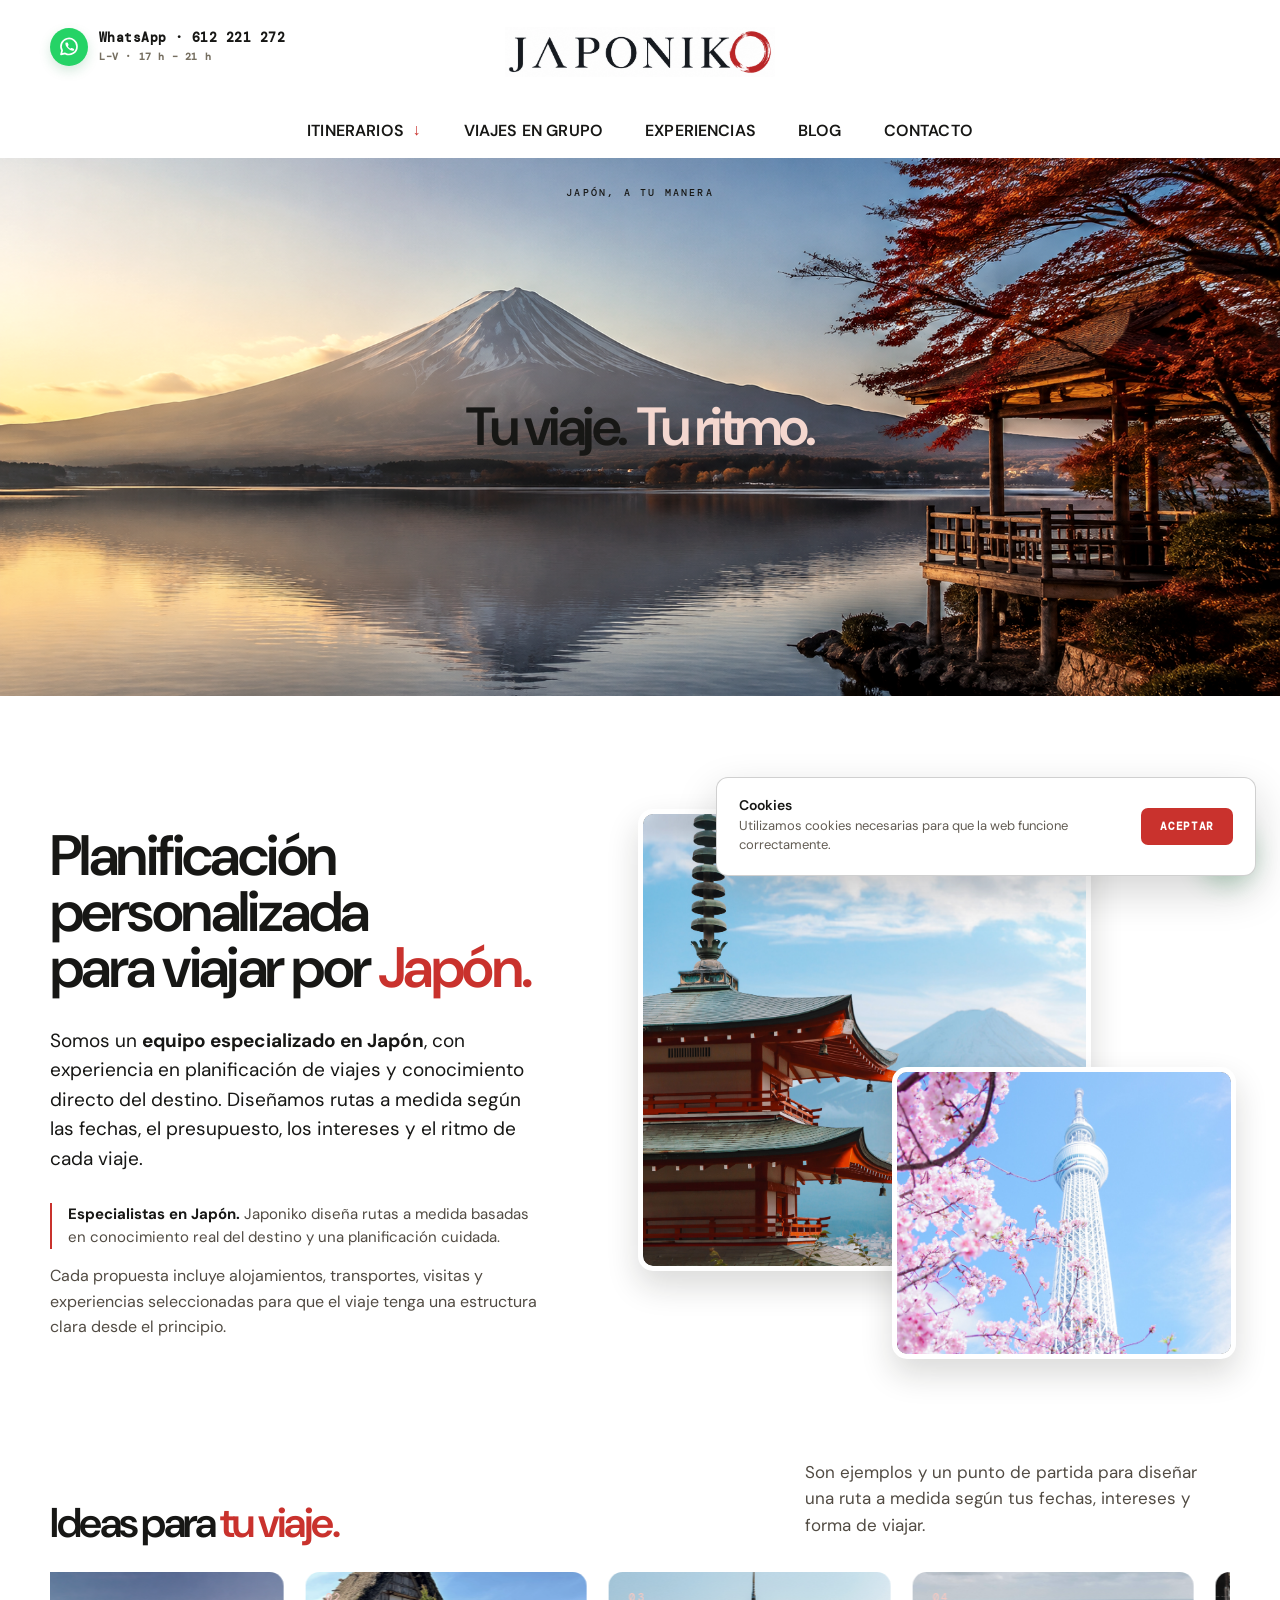
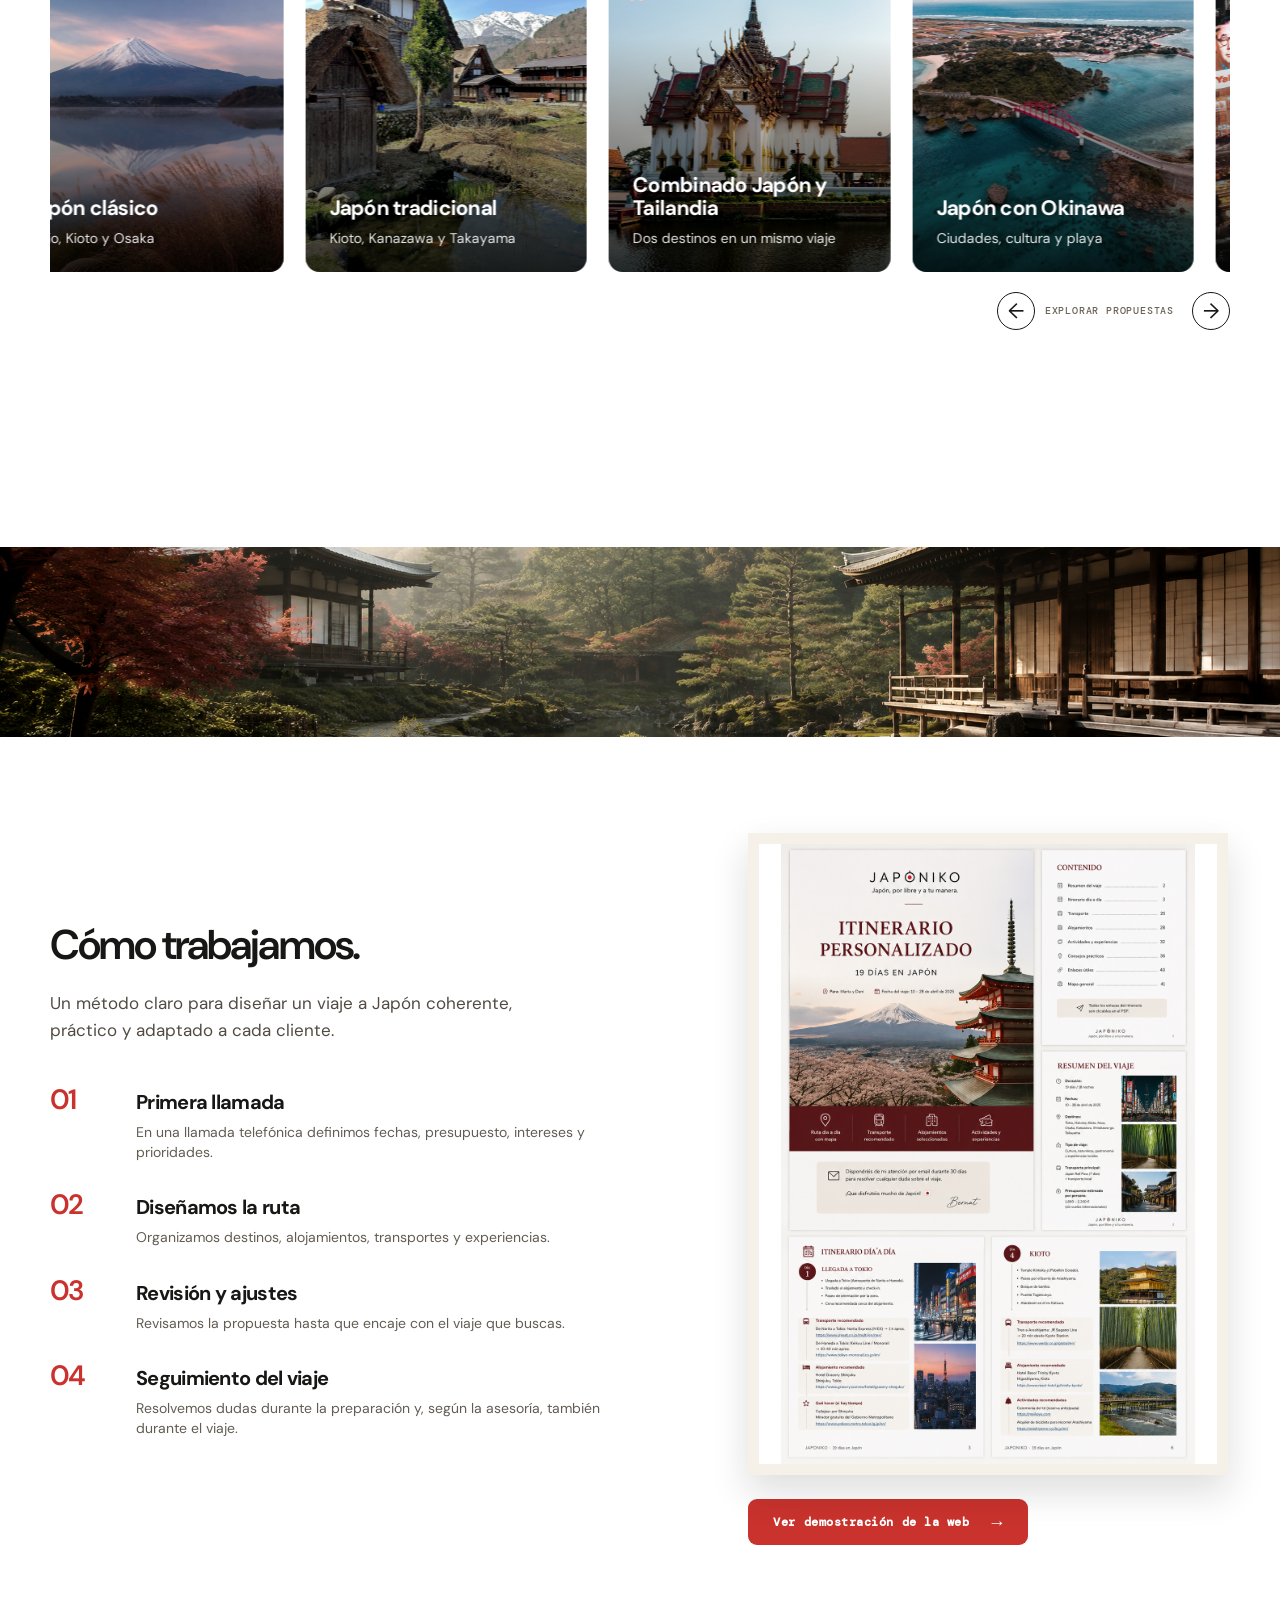
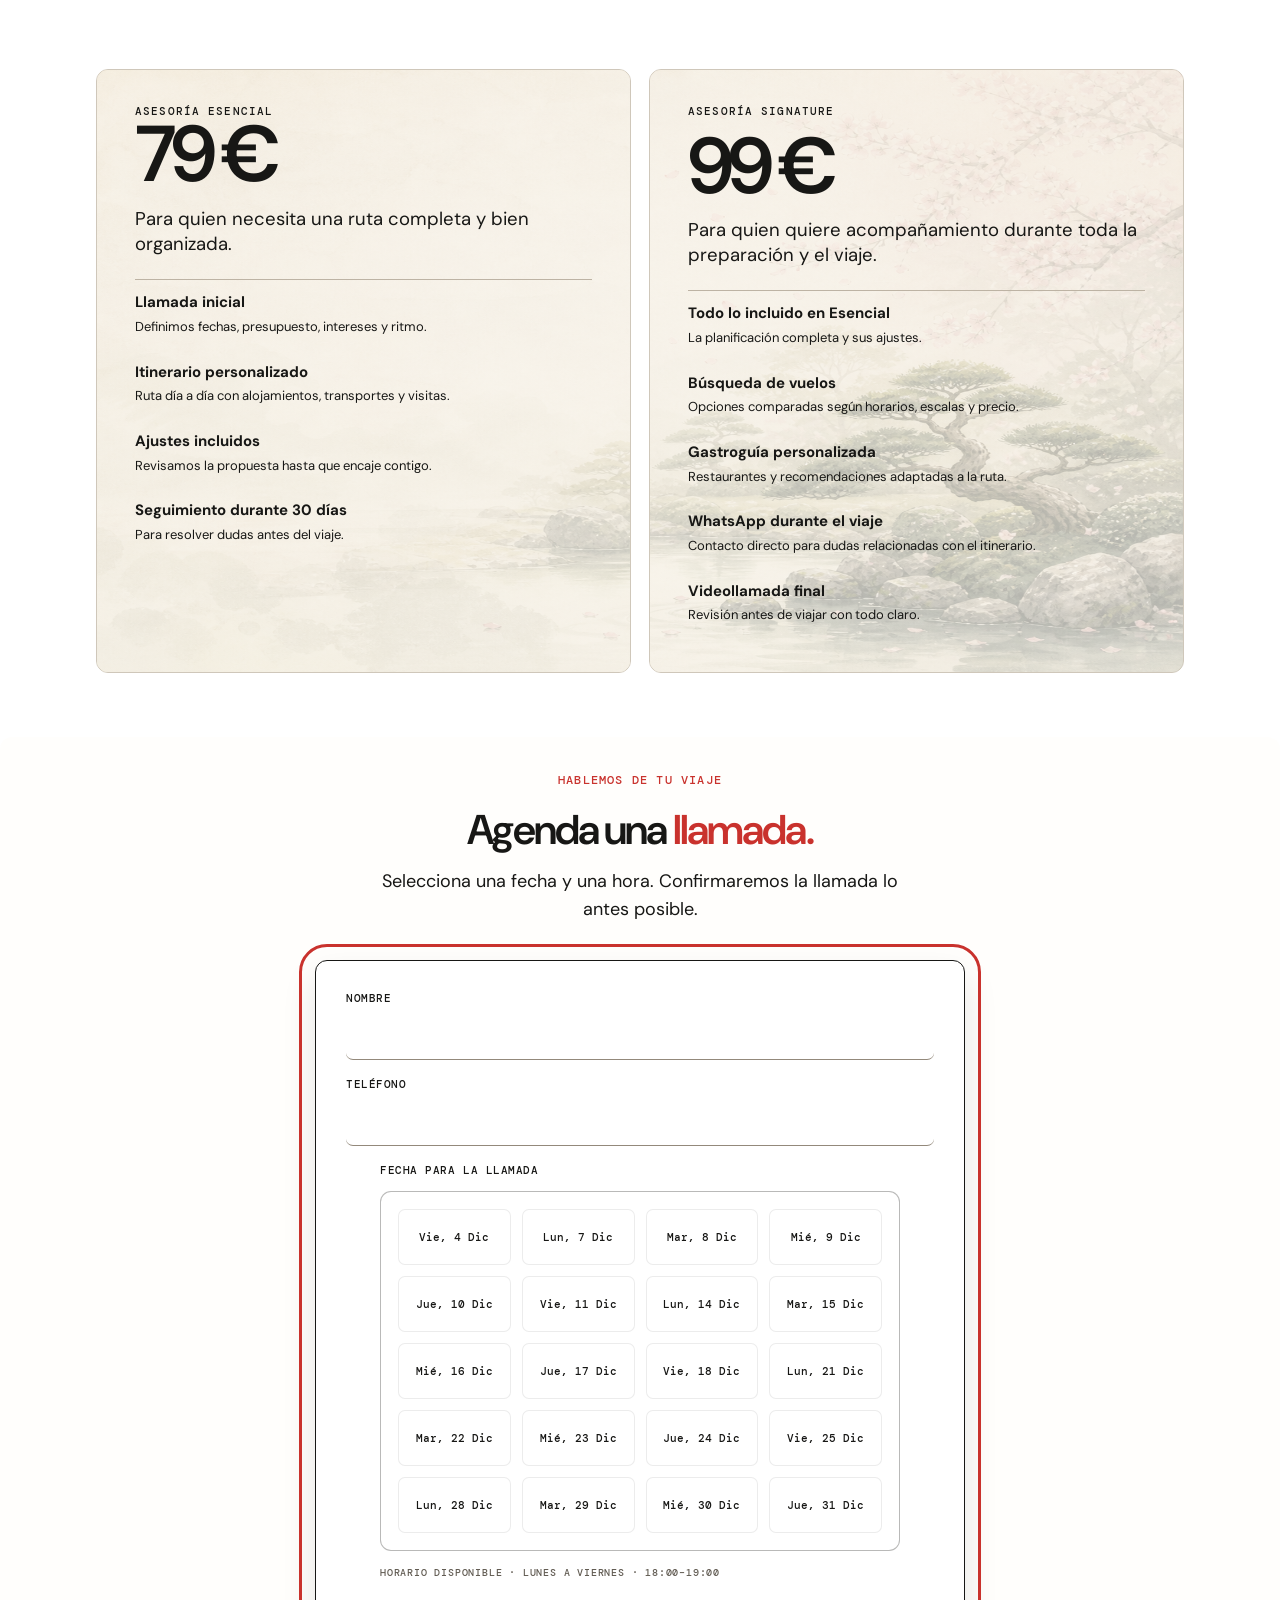
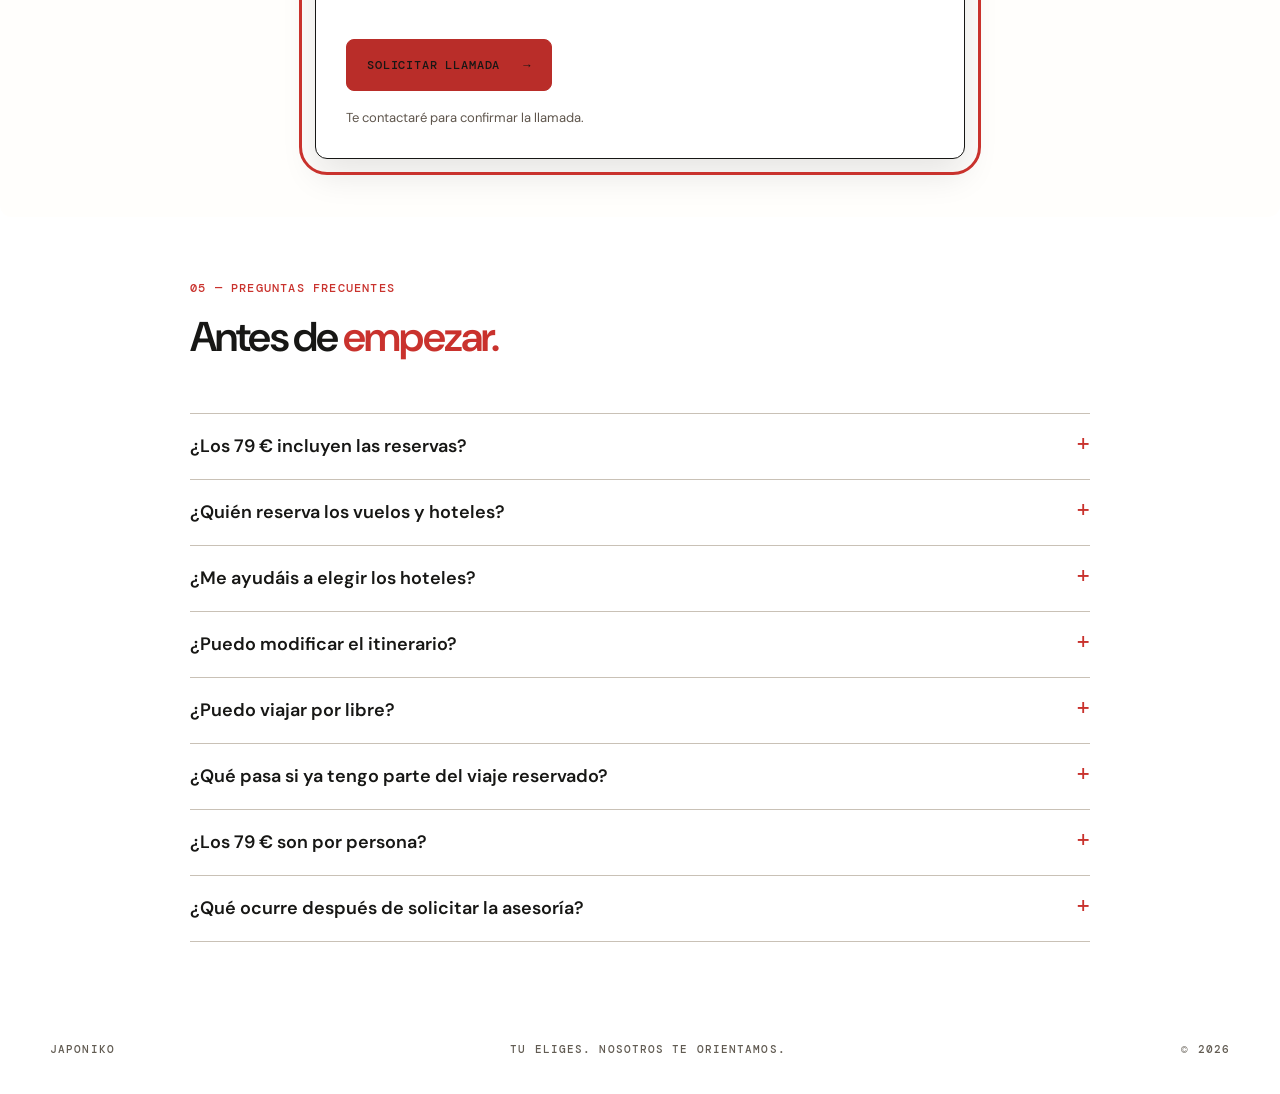
<file: index.html>
<!doctype html>
<html lang="es">
<head>
  <meta charset="utf-8">
  <meta name="viewport" content="width=device-width, initial-scale=1">
  <meta name="description" content="Planifica tu viaje a Japón por libre con un itinerario personalizado, recomendaciones y 30 días de acompañamiento. 79 € por viaje.">
  <title>Japoniko | Tu viaje a Japón, a tu manera</title>
  <link rel="stylesheet" href="style.css">
  <link rel="stylesheet" href="professional.css">
  <script src="promo-banner.js" defer></script>
  <script src="professional-site.js" defer></script>
</head>
<body>
  <a class="whatsapp-float" href="https://wa.me/34612221272?text=Hola%20Bernat%2C%20tengo%20una%20consulta%20sobre%20un%20viaje%20a%20Jap%C3%B3n." target="_blank" rel="noopener" aria-label="Escríbeme por WhatsApp"><svg viewBox="0 0 24 24" aria-hidden="true" focusable="false"><path d="M20 11.4a8 8 0 0 1-11.9 7l-4.1 1 1.1-3.9A8 8 0 1 1 20 11.4Z"/><path d="M9.1 7.8c.2-.4.4-.4.7-.4h.4c.2 0 .4.1.5.4l.8 1.8c.1.3.1.5 0 .6l-.5.7c-.1.2-.1.3 0 .5.5.9 1.2 1.6 2.1 2.1.2.1.3.1.5 0l.7-.5c.2-.1.4-.1.6 0l1.8.8c.3.1.4.3.4.5v.4c0 .3-.1.5-.4.7-.6.3-1.4.4-2.1.2-1.2-.3-2.6-1.1-3.8-2.3-1.2-1.2-2-2.6-2.3-3.8-.2-.7-.1-1.5.2-2.1Z"/></svg></a>
  <header class="site-header">
    <a class="whatsapp-hours" href="https://wa.me/34612221272" target="_blank" rel="noopener" aria-label="Escríbeme por WhatsApp al 612 221 272">
      <span class="whatsapp-icon" aria-hidden="true"><svg viewBox="0 0 24 24" focusable="false"><path d="M20 11.4a8 8 0 0 1-11.9 7l-4.1 1 1.1-3.9A8 8 0 1 1 20 11.4Z"/><path d="M9.1 7.8c.2-.4.4-.4.7-.4h.4c.2 0 .4.1.5.4l.8 1.8c.1.3.1.5 0 .6l-.5.7c-.1.2-.1.3 0 .5.5.9 1.2 1.6 2.1 2.1.2.1.3.1.5 0l.7-.5c.2-.1.4-.1.6 0l1.8.8c.3.1.4.3.4.5v.4c0 .3-.1.5-.4.7-.6.3-1.4.4-2.1.2-1.2-.3-2.6-1.1-3.8-2.3-1.2-1.2-2-2.6-2.3-3.8-.2-.7-.1-1.5.2-2.1Z"/></svg></span><span>WhatsApp · 612 221 272<br><small>L–V · 17 h – 21 h</small></span>
    </a>
    <a class="logo" href="#inicio" aria-label="Japoniko, inicio"><span class="logo-window"><img src="assets/images/logo-japoniko-premium.png" alt="Japoniko"></span></a>
    <nav class="header-nav"><div class="nav-dropdown"><a class="nav-trigger" href="itinerarios.html">ITINERARIOS</a><div class="nav-menu"><a href="itinerarios.html#japon-clasico">Japón clásico</a><a href="itinerarios.html#japon-tradicional">Japón tradicional</a><a href="itinerarios.html#luna-de-miel">Luna de miel</a><a href="itinerarios.html#japon-en-familia">Japón con niños</a><a href="itinerarios.html#japon-urbano">Japón urbano</a><a href="itinerarios.html#japon-naturaleza">Japón y naturaleza</a><a href="itinerarios.html#japon-tailandia">Combinado Japón y Tailandia</a><a href="itinerarios.html#japon-okinawa">Japón con Okinawa</a></div></div><a class="header-link" href="viajes-en-grupo.html">Viajes en grupo</a><a class="header-link" href="experiencias.html">Experiencias</a><a class="header-link" href="blog.html">Blog</a><a class="header-link contact-button" href="contacto.html">Contacto</a></nav>
  </header>

  <main id="inicio">
    <section class="opening-banner" aria-label="Japón, a tu manera">
      <img src="assets/images/hero-fuji-panorama.png" alt="Paisaje japonés con el monte Fuji al fondo">
      <div class="opening-banner-copy"><p>JAPÓN, A TU MANERA</p><h1><span class="opening-title-left">Tu viaje.</span><span class="opening-title-right">Tu ritmo.</span></h1></div>
    </section>
    <section class="hero">
      <div class="hero-side-photos" aria-label="Paisajes de Japón">
        <img src="assets/images/kyoto-street.png" alt="Calle tradicional de Kioto">
        <img src="assets/images/hero-japan-izu-coast.png" alt="Costa de Japón al atardecer">
      </div>
      <div class="hero-copy">
        <h1>Planificación personalizada<br>para viajar a <em>Japón.</em></h1>
        <p class="intro">Somos un <strong>equipo especializado en Japón</strong>, con experiencia en planificación de viajes y conocimiento directo del destino. Diseñamos rutas a medida según las fechas, el presupuesto, los intereses y el ritmo de cada viaje.</p>
        <p class="hero-trust"><strong>Conocimiento experto del destino.</strong> Analizamos cada etapa para proponer una ruta coherente y aprovechar mejor el tiempo disponible.</p>
        <p class="hero-detail">El resultado es una planificación clara, con recomendaciones de alojamientos, transportes, visitas y experiencias seleccionadas para cada itinerario.</p>
      </div>
      <div class="hero-art hero-mosaic" aria-label="Una selección de paisajes y ciudades de Japón">
        <div class="mosaic-tile mosaic-large" role="img" aria-label="Pagoda y monte Fuji"><div class="hero-photo-caption"><strong>Pagoda Chureito · Fujiyoshida</strong><a href="https://wa.me/34612221272?text=Hola%2C%20quiero%20saber%20c%C3%B3mo%20llegar%20a%20la%20pagoda%20Chureito." target="_blank" rel="noopener">Te explicamos cómo llegar →</a></div></div>
        <div class="mosaic-tile mosaic-neon" role="img" aria-label="Cerezos junto a la torre Skytree de Tokio"><div class="hero-photo-caption"><strong>Tokyo Skytree · Sumida</strong><a href="https://wa.me/34612221272?text=Hola%2C%20quiero%20saber%20c%C3%B3mo%20llegar%20a%20Tokyo%20Skytree." target="_blank" rel="noopener">Escríbenos y lo incluimos →</a></div></div>
      </div>
    </section>

    <section class="trip-styles section" aria-labelledby="trip-styles-title">
      <div class="trip-styles-heading"><h2 id="trip-styles-title">Ideas para <em>tu viaje.</em></h2><p>Son ejemplos y un punto de partida para diseñar una ruta a medida según tus fechas, intereses y forma de viajar.</p></div>
      <div class="trip-styles-grid">
        <a class="trip-style-card" href="japon-clasico.html"><img src="assets/images/hero-japan-fuji-lake.png" alt="Monte Fuji junto al lago"><span>01</span><div><b>Japón clásico</b><small>Tokio, Kioto y Osaka</small></div></a>
        <a class="trip-style-card" href="japon-tradicional.html"><img src="assets/images/japon-tradicional-shirakawa.jpg" alt="Casas tradicionales de Shirakawa-go"><span>02</span><div><b>Japón tradicional</b><small>Kioto, Kanazawa y Takayama</small></div></a>
        <a class="trip-style-card" href="itinerarios.html#japon-tailandia"><img src="assets/images/combinado-japon-tailandia.jpg" alt="Templo tradicional de Tailandia"><span>03</span><div><b>Combinado Japón y Tailandia</b><small>Dos destinos en un mismo viaje</small></div></a>
<a class="trip-style-card" href="itinerarios.html#japon-okinawa"><img src="assets/images/japon-okinawa-puente.jpg" alt="Puente sobre el mar de Okinawa"><span>04</span><div><b>Japón con Okinawa</b><small>Ciudades, cultura y playa</small></div></a>
        <a class="trip-style-card" href="itinerarios.html#japon-urbano"><img src="assets/images/japon-urbano-shibuya.jpg" alt="Cruce de Shibuya de noche"><span>05</span><div><b>Japón urbano</b><small>Tokio, Osaka y noches de neón</small></div></a>
        <a class="trip-style-card" href="itinerarios.html#luna-de-miel"><img src="assets/images/japon-luna-de-miel.jpg" alt="Interior tradicional japonés"><span>08</span><div><b>Luna de miel en Japón</b><small>Hoteles especiales, onsen y calma</small></div></a>
        <a class="trip-style-card" href="itinerarios.html#japon-en-familia"><img src="assets/images/japon-con-ninos.jpg" alt="Niño disfrutando de un parque temático"><span>09</span><div><b>Japón con niños</b><small>Un ritmo cómodo para todos</small></div></a>
      </div>
      <div class="trip-carousel-controls" aria-label="Controles del carrusel de ideas de viaje"><button type="button" data-trip-carousel="previous" aria-label="Ver ideas anteriores">←</button><span>Explorar propuestas</span><button type="button" data-trip-carousel="next" aria-label="Ver más ideas">→</button></div>
    </section>

    <section class="quick-signup" aria-label="Contacta por WhatsApp">
      <div><p class="eyebrow">¿TIENES JAPÓN EN MENTE?</p><p>Escríbeme por WhatsApp y pregúntame lo que quieras, sin compromiso.</p></div>
      <a class="quick-whatsapp" href="https://wa.me/34612221272?text=Hola%20Bernat%2C%20tengo%20una%20consulta%20sobre%20un%20viaje%20a%20Jap%C3%B3n." target="_blank" rel="noopener">WhatsApp <span>→</span></a>
    </section>

    <figure class="bamboo-banner"><img src="assets/images/japan-temple-garden-banner.png" alt="Jardín tradicional japonés con templos y estanque"></figure>

    <section class="journey-process section" id="como-trabajamos" aria-labelledby="journey-process-title">
      <div class="journey-process-copy"><h2 id="journey-process-title">Cómo trabajamos.</h2><p class="journey-process-intro">Una forma clara de organizar un viaje a Japón a medida.</p><div class="journey-process-steps"><article><b>01</b><div><h3>Primera llamada</h3><p>En una llamada telefónica definimos fechas, presupuesto, intereses y prioridades.</p></div></article><article><b>02</b><div><h3>Diseño de la ruta</h3><p>Organizamos destinos, alojamientos, transportes y experiencias.</p></div></article><article><b>03</b><div><h3>Revisión y ajustes</h3><p>Revisamos la propuesta hasta que encaje con el viaje que buscas.</p></div></article><article><b>04</b><div><h3>Seguimiento del viaje</h3><p>Resolvemos dudas durante la preparación y, según la asesoría, también durante el viaje.</p></div></article></div></div>
      <div class="journey-itinerary-demo"><figure class="journey-itinerary" aria-label="Muestra de un itinerario personalizado de Japoniko"><img src="assets/images/ejemplo-itinerario.png" alt="Ejemplo de itinerario personalizado de Japón"></figure><a class="demo-itinerary-button" href="demo-itinerario.html">Ver demostración de la web <span>→</span></a></div>
    </section>

    <section class="support">
      <div class="support-copy"><p class="eyebrow">TU ITINERARIO</p><h2>Así se ve<br><em>tu plan de viaje.</em></h2><ol class="plan-includes"><li><b>01</b><div><strong>Tu ruta, día a día</strong><span>Itinerario detallado con lugares que visitar, barrios y recomendaciones.</span></div></li><li><b>02</b><div><strong>Vuelos internacionales</strong><span>Opciones de vuelos, horarios y toda la información para llegar a Japón.</span></div></li><li><b>03</b><div><strong>Transporte interno</strong><span>Trenes, trayectos, tiempos y recomendaciones para moverte por Japón.</span></div></li><li><b>04</b><div><strong>Dónde alojarte</strong><span>Hoteles seleccionados según tu ruta, presupuesto y preferencias.</span></div></li><li><b>05</b><div><strong>Qué hacer y dónde comer</strong><span>Experiencias, restaurantes y pequeños descubrimientos que merecen la pena.</span></div></li><li><b>06</b><div><strong>Todo a mano</strong><span>Enlaces directos e información práctica para que tengas todo lo necesario durante el viaje.</span></div></li></ol></div>
      <span class="support-sakura-accent" aria-hidden="true"></span>
      <div class="itinerary-book" aria-label="Ejemplo de itinerario personalizado">
        <span class="pdf-badge">MUESTRA<br>DEL PDF</span>
        <div class="book-spread" aria-live="polite">
          <img class="book-page book-page-left" src="assets/images/ejemplo-itinerario.png" alt="Página del itinerario">
          <div class="book-spine" aria-hidden="true"></div>
          <div class="book-page book-page-right" role="img" aria-label="Página derecha del itinerario"></div>
        </div>
        <div class="book-controls"><button class="book-button" type="button" data-book="previous" aria-label="Ver página anterior">←</button><span class="book-counter">PÁGINA 01</span><button class="book-button" type="button" data-book="next" aria-label="Ver página siguiente">→</button></div>
      </div>
    </section>

    <section class="plan-pricing section" aria-label="Opciones de itinerario">
      <article class="plan-price-card"><p>ASESORÍA ESENCIAL</p><strong>79 €</strong><div class="plan-summary">Te diseñamos el viaje.</div><ul class="signature-includes"><li><b>📞 Llamada inicial de planificación</b><span>Una primera conversación para conocerte, entender qué buscas en Japón y definir el viaje: fechas, presupuesto, intereses, ritmo y preferencias.</span></li><li><b>🗺️ Itinerario personalizado</b><span>Diseño de una ruta completa y adaptada a tu viaje, organizada día a día para aprovechar al máximo el tiempo.</span></li><li><b>✏️ Modificaciones del itinerario</b><span>Cambios y ajustes sobre la propuesta hasta conseguir un itinerario que realmente encaje contigo.</span></li><li><b>📧 Emails de seguimiento durante 30 días</b><span>Podrás contactar con Japoniko durante los 30 días posteriores a la contratación para resolver dudas, plantear cambios o ajustar detalles del viaje.</span></li></ul></article>
      <article class="plan-price-card plan-signature"><p>ASESORÍA SIGNATURE</p><div class="price-promo"><s>99 €</s><strong>79 €</strong></div><div class="plan-summary">Te diseñamos el viaje y te acompañamos durante la preparación y el viaje.</div><ul class="signature-includes"><li><b>📞 Llamada inicial de planificación</b><span>Una primera conversación para conocerte, entender qué buscas en Japón y definir el viaje: fechas, presupuesto, intereses, ritmo y preferencias.</span></li><li><b>🗺️ Itinerario personalizado</b><span>Diseño de una ruta completa y adaptada a tu viaje, organizada día a día para aprovechar al máximo el tiempo.</span></li><li><b>✏️ Modificaciones del itinerario</b><span>Cambios y ajustes sobre la propuesta hasta conseguir un itinerario que realmente encaje contigo.</span></li><li><b>✈️ Búsqueda de los mejores precios de vuelos</b><span>Búsqueda y comparación de las opciones de vuelo más interesantes teniendo en cuenta precio, horarios, escalas y duración.</span></li><li><b>📧 Emails de seguimiento ilimitados</b><span>Podrás contactar con Japoniko de forma ilimitada durante la preparación y el viaje para resolver dudas, plantear cambios o ajustar detalles.</span></li><li><b>🌐 Web privada con tu itinerario</b><span>Tu viaje estará disponible en una web personalizada para consultarlo cómodamente desde ordenador o móvil durante la preparación y el viaje.</span></li><li><b>🍜 Gastroguía de Japón</b><span>Una guía gastronómica personalizada con restaurantes, platos que probar, zonas gastronómicas y recomendaciones para disfrutar de la comida japonesa.</span></li><li><b>💬 WhatsApp de asistencia durante el viaje</b><span>Tendrás un canal directo con Japoniko durante tu viaje para resolver dudas relacionadas con el itinerario y ayudarte ante pequeñas incidencias de planificación.</span></li><li><b>🎥 Videollamada final</b><span>Una última videollamada antes de viajar para repasar el itinerario, resolver dudas y asegurarnos de que llegas a Japón con todo claro.</span></li></ul></article>
    </section>

    <section class="trip-styles section" aria-labelledby="trip-styles-title">
      <div class="trip-styles-heading"><p class="section-label">EJEMPLOS DE VIAJE</p><h2 id="trip-styles-title">Ideas para<br><em>tu viaje.</em></h2><p>No son paquetes cerrados: son puntos de partida para diseñar una ruta por Japón que tenga sentido contigo.</p></div>
      <div class="trip-styles-grid">
        <a class="trip-style-card" href="japon-clasico.html"><img src="assets/images/hero-japan-fuji-lake.png" alt="Monte Fuji junto al lago"><span>01</span><div><b>Japón clásico</b><small>Tokio, Kioto y Osaka</small></div></a>
        <a class="trip-style-card" href="japon-tradicional.html"><img src="assets/images/japon-tradicional-shirakawa.jpg" alt="Casas tradicionales de Shirakawa-go"><span>02</span><div><b>Japón tradicional</b><small>Kioto, Kanazawa y Takayama</small></div></a>
        <a class="trip-style-card" href="itinerarios.html#japon-tailandia"><img src="assets/images/combinado-japon-tailandia.jpg" alt="Templo tradicional de Tailandia"><span>03</span><div><b>Combinado Japón y Tailandia</b><small>Dos destinos en un mismo viaje</small></div></a>
<a class="trip-style-card" href="itinerarios.html#japon-okinawa"><img src="assets/images/japon-okinawa-puente.jpg" alt="Puente sobre el mar de Okinawa"><span>04</span><div><b>Japón con Okinawa</b><small>Ciudades, cultura y playa</small></div></a>
      </div>
    </section>

    <section class="travel-tips section" aria-label="Consejos para viajar a Japón">
      <div class="travel-tips-track">
        <article><img src="assets/images/tip-alojamiento-animation.png" alt="Entrada de un ryokan japonés"><p>Reserva los alojamientos con margen: una buena ubicación cambia por completo el viaje.</p></article>
        <article><img src="assets/images/tip-ritmo-animation.png" alt="Pagoda japonesa en un jardín tranquilo"><p>No llenes todos los días: Japón también se disfruta cuando dejas espacio para improvisar.</p></article>
        <article><img src="assets/images/tip-descubrimientos-animation.png" alt="Calle japonesa iluminada al anochecer"><p>Planifica lo esencial y deja que los pequeños descubrimientos hagan el resto.</p></article>
        <article><img src="assets/images/tip-barrios-animation.png" alt="Barrio tranquilo japonés"><p>Deja tiempo para los barrios tranquilos: ahí es donde Japón sorprende más.</p></article>
        <article aria-hidden="true"><img src="assets/images/tip-alojamiento-animation.png" alt=""><p>Reserva los alojamientos con margen: una buena ubicación cambia por completo el viaje.</p></article>
        <article aria-hidden="true"><img src="assets/images/tip-ritmo-animation.png" alt=""><p>No llenes todos los días: Japón también se disfruta cuando dejas espacio para improvisar.</p></article>
        <article aria-hidden="true"><img src="assets/images/tip-descubrimientos-animation.png" alt=""><p>Planifica lo esencial y deja que los pequeños descubrimientos hagan el resto.</p></article>
        <article aria-hidden="true"><img src="assets/images/tip-barrios-animation.png" alt=""><p>Deja tiempo para los barrios tranquilos: ahí es donde Japón sorprende más.</p></article>
      </div>
      <div class="travel-tips-controls"><button type="button" class="travel-tips-arrow" data-tips="previous" aria-label="Ver consejo anterior">←</button><button type="button" class="travel-tips-arrow" data-tips="next" aria-label="Ver consejo siguiente">→</button></div>
    </section>

    <section class="call-booking section" id="agenda-llamada">
      <video class="call-booking-video" autoplay muted loop playsinline preload="metadata" aria-hidden="true">
        <source src="assets/video-agenda-japoniko.mp4" type="video/mp4">
      </video>
      <div class="call-booking-video-overlay" aria-hidden="true"></div>
      <div class="call-booking-copy"><p class="section-label">HABLEMOS DE TU VIAJE</p><h2>Agenda una<br><em>llamada.</em></h2><p>Elige el día que mejor te vaya y te contactaré para confirmar la llamada.</p><img class="call-daruma" src="assets/images/daruma-llamada-transparente.png" alt="Daruma con auriculares"></div>
      <form class="call-booking-form" action="https://formsubmit.co/info@japoniko.es" method="POST">
        <input type="hidden" name="_subject" value="Nueva solicitud de llamada - Japoniko">
        <input type="hidden" name="_template" value="table">
        <label>Nombre<input type="text" name="Nombre" autocomplete="name" required></label>
        <label>Teléfono<input type="tel" name="Teléfono" autocomplete="tel" required></label>
        <div class="call-date-picker"><span class="call-field-label">Fecha para la llamada</span><div class="call-calendar" id="call-calendar" role="group" aria-label="Elige un día laborable para la llamada"></div><input type="hidden" name="Fecha preferida" id="call-date" required><input type="hidden" name="Horario" value="18:00–19:00"><p class="call-time">Horario disponible · lunes a viernes · 18:00–19:00</p><p class="call-date-message" id="call-date-message" role="status" aria-live="polite"></p></div>
        <button class="button" type="submit">Solicitar llamada <span>→</span></button>
        <p class="form-note">Te contactaré para confirmar la llamada.</p>
      </form>
    </section>

    <section class="cities section" aria-labelledby="cities-title">
      <p class="section-label">INSPIRACIÓN</p><h2 id="cities-title">Qué ver en <em>Japón.</em></h2>
      <div class="city-card-grid"><a class="city-card" style="--city-image:url('assets/images/city-tokio-animation.png')" href="que-ver-en-japon.html#tokio">Tokio</a><a class="city-card" style="--city-image:url('assets/images/city-kioto-animation.png')" href="que-ver-en-japon.html#kioto">Kioto</a><a class="city-card" style="--city-image:url('assets/images/city-osaka-animation.png')" href="que-ver-en-japon.html#osaka">Osaka</a><a class="city-card" style="--city-image:url('assets/images/city-nara-animation.png')" href="que-ver-en-japon.html#nara">Nara</a><a class="city-card" style="--city-image:url('assets/images/city-hiroshima-animation.png')" href="que-ver-en-japon.html#hiroshima">Hiroshima</a><a class="city-card" style="--city-image:url('assets/images/city-kanazawa-animation.png')" href="que-ver-en-japon.html#kanazawa">Kanazawa</a><a class="city-card" style="--city-image:url('assets/images/city-takayama-animation.png')" href="que-ver-en-japon.html#takayama">Takayama</a><a class="city-card" style="--city-image:url('assets/images/city-hakone-animation.png')" href="que-ver-en-japon.html#hakone">Hakone</a><a class="city-card" style="--city-image:url('assets/images/city-miyajima-animation.png')" href="que-ver-en-japon.html#miyajima">Miyajima</a><a class="city-card" style="--city-image:url('assets/images/city-kobe-animation.png')" href="que-ver-en-japon.html#kobe">Kobe</a></div>
    </section>

    <section class="about section" aria-labelledby="about-title">
      <div class="about-heading"><p class="section-label">QUIÉN ESTÁ DETRÁS</p><h2 id="about-title">Hola, soy <em>Bernat.</em></h2></div>
      <div class="about-highlights"><article><b>01</b><div><h3>Más de 10 años en turismo.</h3><p>He trabajado dentro del sector y he visto de primera mano cómo una buena planificación puede cambiar completamente un viaje.</p></div></article><article><b>02</b><div><h3>Japón siempre me ha llamado especialmente.</h3><p>Su cultura, su gastronomía, sus ciudades y, sobre todo, la cantidad de formas diferentes que existen de vivirlo.</p></div></article></div>
    </section>

    <section class="request section" id="planifica">
      <div class="request-intro"><p class="section-label">EMPIEZA AQUÍ</p><h2>Cuéntame qué Japón<br><em>tienes en mente.</em></h2><p>Rellena este formulario y te responderé para empezar a pensar tu viaje. No necesitas tenerlo todo decidido.</p><p><strong>79 € por viaje</strong><br>Itinerario personalizado + 30 días de acompañamiento.</p></div>
      <form class="travel-form" action="mailto:info@japoniko.es" method="post" enctype="text/plain"><label>Nombre<input name="Nombre" required></label><label>Email<input type="email" name="Email" required></label><label>¿Cuándo quieres viajar?<input name="Fecha de viaje"></label><div class="form-pair"><label>¿Cuántos días?<input name="Días"></label><label>¿Cuántas personas?<input name="Personas"></label></div><label>Presupuesto aproximado por persona<select name="Presupuesto"><option value="">Selecciona una opción</option><option>Menos de 2.000 €</option><option>2.000–2.500 €</option><option>2.500–3.000 €</option><option>Más de 3.000 €</option></select></label><label>¿Qué tienes pensado visitar?<input name="Destinos"></label><label>Cuéntame un poco cómo imaginas tu viaje<textarea name="Mensaje" rows="5"></textarea></label><button class="button" type="submit">Quiero planificar mi viaje <span>→</span></button><p class="form-note">Al enviarlo, se abrirá tu aplicación de correo para escribir a info@japoniko.es.</p></form>
    </section>

    <section class="faq section">
      <div class="section-label">05 — PREGUNTAS FRECUENTES</div><h2>Antes de<br><em>empezar.</em></h2>
      <details><summary>¿Los 79 € incluyen las reservas?</summary><p>No. La asesoría incluye la planificación y las recomendaciones; tú haces las reservas directamente.</p></details><details><summary>¿Quién reserva los vuelos y hoteles?</summary><p>Tú decides y reservas. Te ayudamos a valorar las opciones que mejor encajan con tu ruta.</p></details><details><summary>¿Me ayudáis a elegir los hoteles?</summary><p>Sí. Recibirás recomendaciones de alojamiento adaptadas a tu viaje y presupuesto.</p></details><details><summary>¿Puedo modificar el itinerario?</summary><p>Sí. Tienes 30 días para hacer consultas y ajustar la propuesta.</p></details><details><summary>¿Puedo viajar por libre?</summary><p>Precisamente ese es el objetivo: viajas por libre, con un plan claro y personalizado.</p></details><details><summary>¿Qué pasa si ya tengo parte del viaje reservado?</summary><p>Partimos de lo que ya tienes y organizamos el resto alrededor de ello.</p></details><details><summary>¿Los 79 € son por persona?</summary><p>No. Es un precio único de 79 € por viaje.</p></details><details><summary>¿Qué ocurre después de solicitar la asesoría?</summary><p>Te responderemos para conocer tu viaje y explicarte los siguientes pasos antes de empezar.</p></details>
    </section>

    <section class="final-cta">
      <p class="eyebrow">JAPONIKO</p><h2>Tu viaje a Japón empieza mucho antes de subir al avión.</h2><p>Cuéntanos qué tienes en mente. Te ayudamos a convertirlo en un viaje que tenga sentido.</p><a class="button button-light" href="#planifica">Quiero planificar mi viaje <span>→</span></a>
    </section>

    <figure class="closing-image"><img src="assets/images/fuji-sakura.png" alt="Monte Fuji, cerezos en flor y un tren al atardecer"><figcaption>Japón te espera.</figcaption></figure>
  </main>

  <footer><span>JAPONIKO</span><span>Tu eliges. Nosotros te orientamos.</span><span>© 2026</span></footer>
  <div class="form-notice" id="form-notice" role="status" aria-live="polite">¡Gracias! Hemos preparado tu mensaje. Solo falta confirmarlo desde tu aplicación de correo.</div>
  <script>
    (function () {
      var signaturePrice = document.querySelector('.plan-signature .price-promo');
      if (!signaturePrice) return;
      var oldPrice = signaturePrice.querySelector('s');
      var currentPrice = signaturePrice.querySelector('strong');
      if (oldPrice) oldPrice.remove();
      if (currentPrice) currentPrice.textContent = '99 €';
    }());
    (function () {
      var section = document.querySelector('main > .trip-styles');
      var track = section && section.querySelector('.trip-styles-grid');
      if (!track || window.matchMedia('(prefers-reduced-motion: reduce)').matches) return;
      var previousButton = section.querySelector('[data-trip-carousel="previous"]');
      var nextButton = section.querySelector('[data-trip-carousel="next"]');
      var originals = Array.prototype.slice.call(track.children);
      originals.forEach(function (card) {
        var clone = card.cloneNode(true);
        clone.setAttribute('aria-hidden', 'true');
        clone.setAttribute('tabindex', '-1');
        track.appendChild(clone);
      });
      var position = 0;
      var lastFrame = 0;
      var isInteracting = false;
      var pointerActive = false;
      var didDrag = false;
      var dragStartX = 0;
      var dragStartPosition = 0;
      var suppressClick = false;
      function cycleWidth() { return track.scrollWidth / 2; }
      function normalise(value) {
        var width = cycleWidth();
        return width ? ((value % width) + width) % width : 0;
      }
      function render() {
        track.style.transform = 'translate3d(-' + position + 'px,0,0)';
      }
      function moveBy(amount) {
        position = normalise(position + amount);
        render();
      }
      function animate(now) {
        if (!lastFrame) lastFrame = now;
        if (!isInteracting) position = normalise(position + ((now - lastFrame) * 0.022));
        lastFrame = now;
        render();
        window.requestAnimationFrame(animate);
      }
      if (previousButton) previousButton.addEventListener('click', function () { moveBy(-300); });
      if (nextButton) nextButton.addEventListener('click', function () { moveBy(300); });
      track.addEventListener('pointerdown', function (event) {
        pointerActive = true;
        didDrag = false;
        dragStartX = event.clientX;
        dragStartPosition = position;
      });
      track.addEventListener('pointermove', function (event) {
        if (!pointerActive) return;
        var distance = event.clientX - dragStartX;
        if (!didDrag && Math.abs(distance) < 8) return;
        if (!didDrag) {
          didDrag = true;
          isInteracting = true;
          track.classList.add('is-dragging');
          track.setPointerCapture(event.pointerId);
        }
        position = normalise(dragStartPosition - distance);
        render();
      });
      function finishDrag(event) {
        if (!pointerActive) return;
        pointerActive = false;
        isInteracting = false;
        track.classList.remove('is-dragging');
        if (didDrag) {
          suppressClick = true;
          window.setTimeout(function () { suppressClick = false; }, 0);
        }
        if (event && track.hasPointerCapture(event.pointerId)) track.releasePointerCapture(event.pointerId);
      }
      track.addEventListener('pointerup', finishDrag);
      track.addEventListener('pointercancel', finishDrag);
      track.addEventListener('click', function (event) {
        if (!suppressClick) return;
        event.preventDefault();
        event.stopPropagation();
        suppressClick = false;
      }, true);
      window.addEventListener('resize', function () { position = normalise(position); });
      window.requestAnimationFrame(animate);
    }());
    document.querySelectorAll('form[action^="mailto:"]').forEach(function (form) {
      form.addEventListener('submit', function () {
        document.getElementById('form-notice').classList.add('is-visible');
      });
    });
    (function () {
      var book = document.querySelector('.itinerary-book');
      if (!book) return;
      var spread = book.querySelector('.book-spread');
      var page = book.querySelector('.book-page-left');
      var counter = book.querySelector('.book-counter');
      var current = 0;
      var labels = ['PÁGINA 01', 'PÁGINA 02', 'PÁGINA 03', 'PÁGINA 04'];
      var cuts = [[20, 15, 604, 940], [645, 15, 356, 483], [20, 973, 480, 545], [521, 973, 480, 545]];
      var source = new Image();
      var pages = [];
      source.onload = function () {
        cuts.forEach(function (cut) {
          var canvas = document.createElement('canvas');
          canvas.width = cut[2]; canvas.height = cut[3];
          canvas.getContext('2d').drawImage(source, cut[0], cut[1], cut[2], cut[3], 0, 0, cut[2], cut[3]);
          pages.push(canvas.toDataURL('image/png'));
        });
        updateBook();
      };
      source.src = 'assets/images/ejemplo-itinerario.png';
      function updateBook() {
        spread.dataset.spread = current;
        counter.textContent = labels[current];
        if (pages[current]) page.src = pages[current];
      }
      book.querySelector('[data-book="next"]').addEventListener('click', function () { current = (current + 1) % 4; updateBook(); });
      book.querySelector('[data-book="previous"]').addEventListener('click', function () { current = (current + 3) % 4; updateBook(); });
      updateBook();
    }());
    (function () {
      var callDate = document.getElementById('call-date');
      var calendar = document.getElementById('call-calendar');
      var message = document.getElementById('call-date-message');
      var form = document.querySelector('.call-booking-form');
      if (!callDate || !calendar || !form) return;
      var formatter = new Intl.DateTimeFormat('es-ES', { weekday: 'short', day: 'numeric', month: 'short' });
      var valueFormatter = new Intl.DateTimeFormat('en-CA', { year: 'numeric', month: '2-digit', day: '2-digit' });
      var date = new Date();
      var available = 0;
      while (available < 20) {
        if (date.getDay() >= 1 && date.getDay() <= 5) {
          var button = document.createElement('button');
          button.type = 'button';
          button.className = 'call-day';
          button.textContent = formatter.format(date).replace('.', '');
          button.dataset.date = valueFormatter.format(date);
          button.setAttribute('aria-pressed', 'false');
          button.setAttribute('aria-label', 'Elegir ' + formatter.format(date) + ', de 18:00 a 19:00');
          button.addEventListener('click', function () {
            calendar.querySelectorAll('.call-day').forEach(function (day) { day.classList.remove('is-selected'); day.setAttribute('aria-pressed', 'false'); });
            this.classList.add('is-selected'); this.setAttribute('aria-pressed', 'true');
            callDate.value = this.dataset.date;
            message.textContent = 'Día seleccionado: ' + this.textContent + ' · 18:00–19:00';
          });
          calendar.appendChild(button);
          available += 1;
        }
        date.setDate(date.getDate() + 1);
      }
      form.addEventListener('submit', function (event) {
        if (!callDate.value) { event.preventDefault(); message.textContent = 'Elige un día para continuar.'; calendar.querySelector('.call-day').focus(); }
      });
    }());
    (function () {
      var elements = document.querySelectorAll('.quick-signup, .support, .plan-pricing, .travel-tips, .call-booking, .price-detail, .about, .request, .faq, .final-cta');
      if (!('IntersectionObserver' in window)) return;
      var observer = new IntersectionObserver(function (entries) {
        entries.forEach(function (entry) {
          if (entry.isIntersecting) { entry.target.classList.add('is-revealed'); observer.unobserve(entry.target); }
        });
      }, { threshold: 0.1, rootMargin: '0px 0px -40px 0px' });
      elements.forEach(function (element) { element.classList.add('js-reveal'); observer.observe(element); });
    }());
    (function () {
      var tips = document.querySelector('.travel-tips');
      if (!tips) return;
      var track = tips.querySelector('.travel-tips-track');
      var cards = track.querySelectorAll('article');
      var originalCards = 4;
      function stepSize() { return cards[0].offsetWidth + parseFloat(window.getComputedStyle(track).gap || 0); }
      var offset = 0;
      var lastFrame = 0;
      var reducedMotion = window.matchMedia('(prefers-reduced-motion: reduce)').matches;
      function cycleWidth() { return stepSize() * originalCards; }
      function move() { track.style.transition = 'none'; track.style.transform = 'translateX(-' + offset + 'px)'; }
      function next() {
        offset = (offset + stepSize()) % cycleWidth();
        move();
      }
      function previous() {
        offset = (offset - stepSize() + cycleWidth()) % cycleWidth();
        move();
      }
      tips.querySelector('[data-tips="next"]').addEventListener('click', next);
      tips.querySelector('[data-tips="previous"]').addEventListener('click', previous);
      window.addEventListener('resize', function () { offset = offset % cycleWidth(); move(); });
      function animate(now) {
        if (!lastFrame) lastFrame = now;
        var elapsed = now - lastFrame;
        lastFrame = now;
        offset = (offset + (elapsed * 0.022)) % cycleWidth();
        move();
        window.requestAnimationFrame(animate);
      }
      if (!reducedMotion) window.requestAnimationFrame(animate);
    }());
  </script>
</body>
</html>
</file>
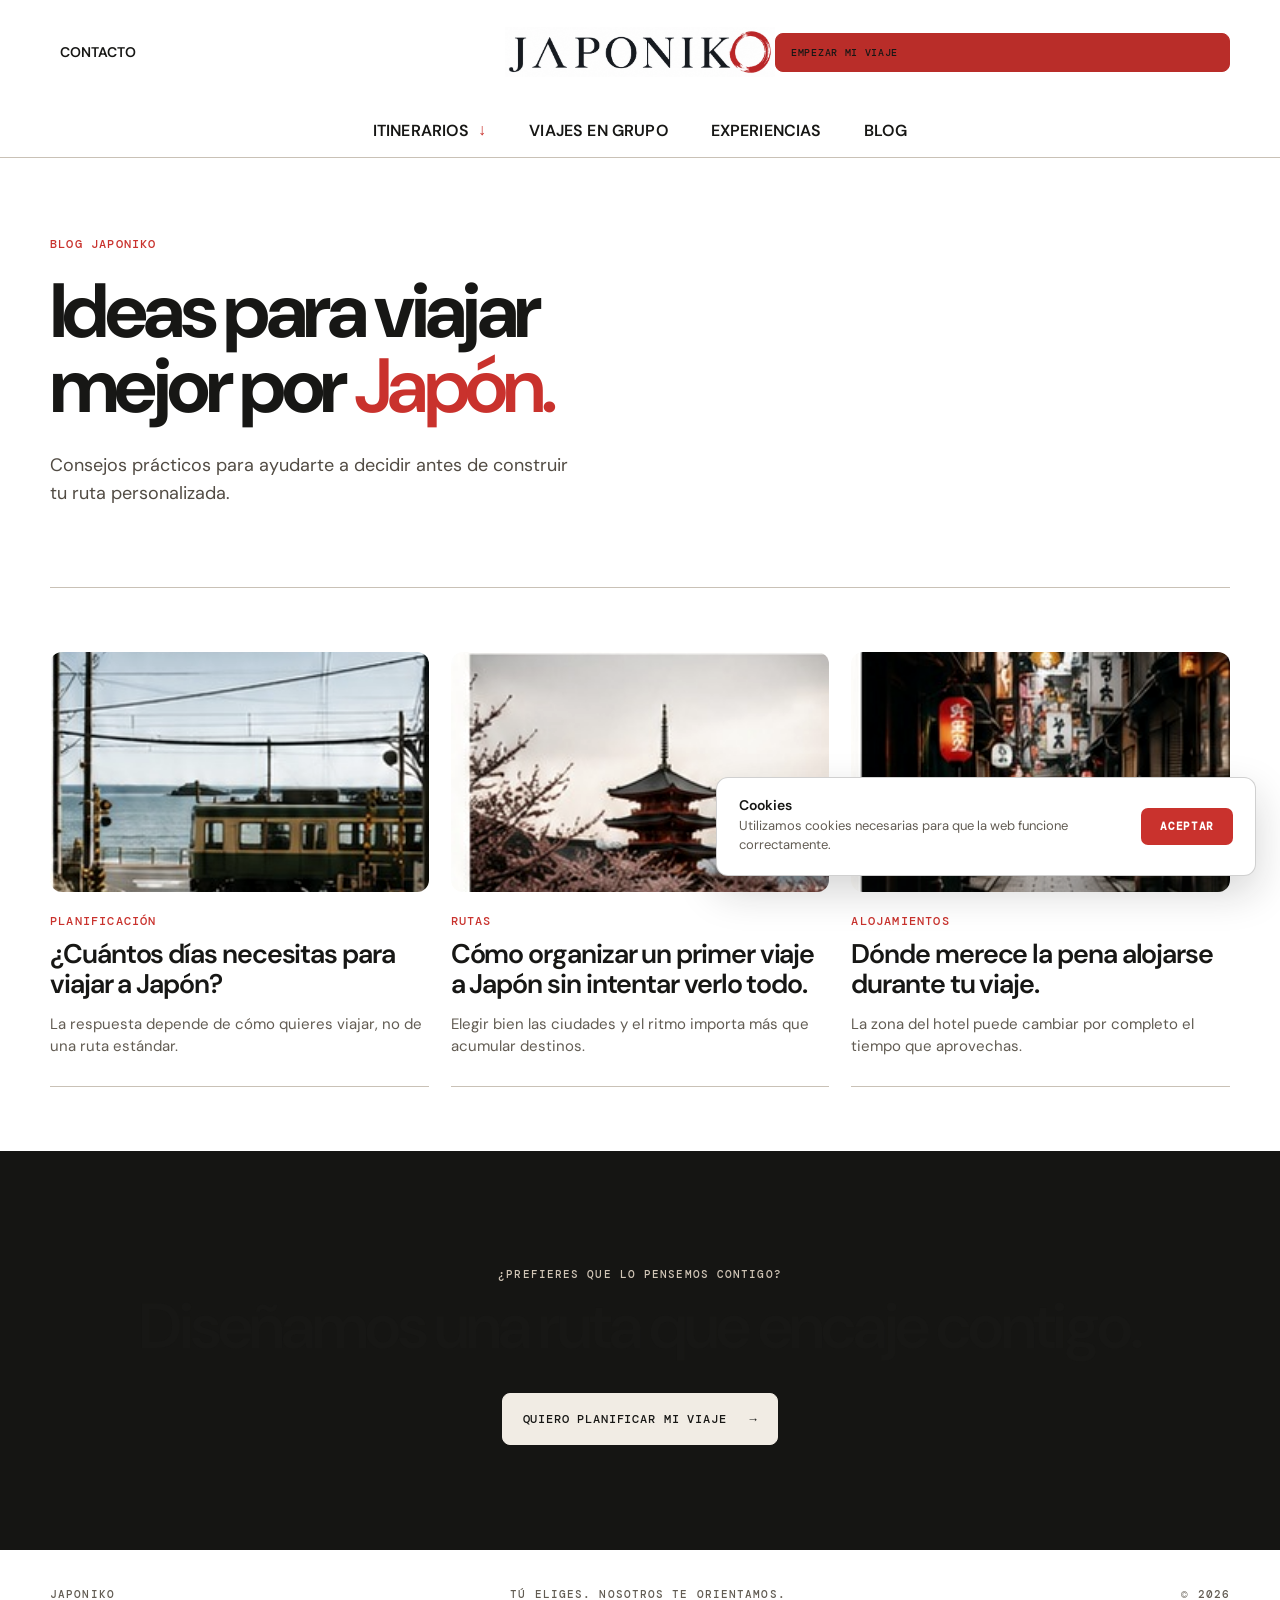
<file: blog.html>
<!doctype html>
<html lang="es">
<head><meta charset="utf-8"><meta name="viewport" content="width=device-width, initial-scale=1"><meta name="description" content="Ideas y consejos para organizar un viaje a Japón por libre."><title>Blog | Japoniko</title><link rel="stylesheet" href="style.css"><script src="promo-banner.js" defer></script></head>
<body>
<header class="site-header"><a class="logo" href="index.html" aria-label="Japoniko, inicio"><span class="logo-window"><img src="assets/images/logo-japoniko-premium.png" alt="Japoniko"></span></a><nav class="header-nav"><div class="nav-dropdown"><a class="nav-trigger" href="japon-clasico.html">ITINERARIOS</a><div class="nav-menu"><a href="itinerarios.html#japon-clasico">Japón clásico</a><a href="itinerarios.html#japon-tradicional">Japón tradicional</a><a href="itinerarios.html#luna-de-miel">Luna de miel</a><a href="itinerarios.html#japon-en-familia">Japón con niños</a><a href="itinerarios.html#japon-urbano">Japón urbano</a><a href="itinerarios.html#japon-naturaleza">Japón y naturaleza</a><a href="itinerarios.html#japon-tailandia">Combinado Japón y Tailandia</a><a href="itinerarios.html#japon-okinawa">Japón con Okinawa</a></div></div><a class="header-link active-link" href="blog.html">Blog</a></nav><a class="header-link contact-button" href="contacto.html">Contacto</a><a class="button button-small" href="index.html#planifica">Empezar mi viaje</a></header>
<main>
<section class="subpage-hero section"><p class="section-label">BLOG JAPONIKO</p><h1>Ideas para viajar<br>mejor por <em>Japón.</em></h1><p>Consejos prácticos para ayudarte a decidir antes de construir tu ruta personalizada.</p></section>
<section class="article-grid section"><article><img src="assets/images/tokio.jpg" alt="Tokio"><p class="eyebrow">PLANIFICACIÓN</p><h2>¿Cuántos días necesitas para viajar a Japón?</h2><p>La respuesta depende de cómo quieres viajar, no de una ruta estándar.</p></article><article><img src="assets/images/pagoda.jpg" alt="Pagoda japonesa"><p class="eyebrow">RUTAS</p><h2>Cómo organizar un primer viaje a Japón sin intentar verlo todo.</h2><p>Elegir bien las ciudades y el ritmo importa más que acumular destinos.</p></article><article><img src="assets/images/calle.jpg" alt="Calle tradicional japonesa"><p class="eyebrow">ALOJAMIENTOS</p><h2>Dónde merece la pena alojarse durante tu viaje.</h2><p>La zona del hotel puede cambiar por completo el tiempo que aprovechas.</p></article></section>
<section class="subpage-cta"><p>¿Prefieres que lo pensemos contigo?</p><h2>Diseñamos una ruta que encaje contigo.</h2><a class="button button-light" href="index.html#planifica">Quiero planificar mi viaje <span>→</span></a></section>
</main><footer><span>JAPONIKO</span><span>Tú eliges. Nosotros te orientamos.</span><span>© 2026</span></footer>
</body></html>
</file>
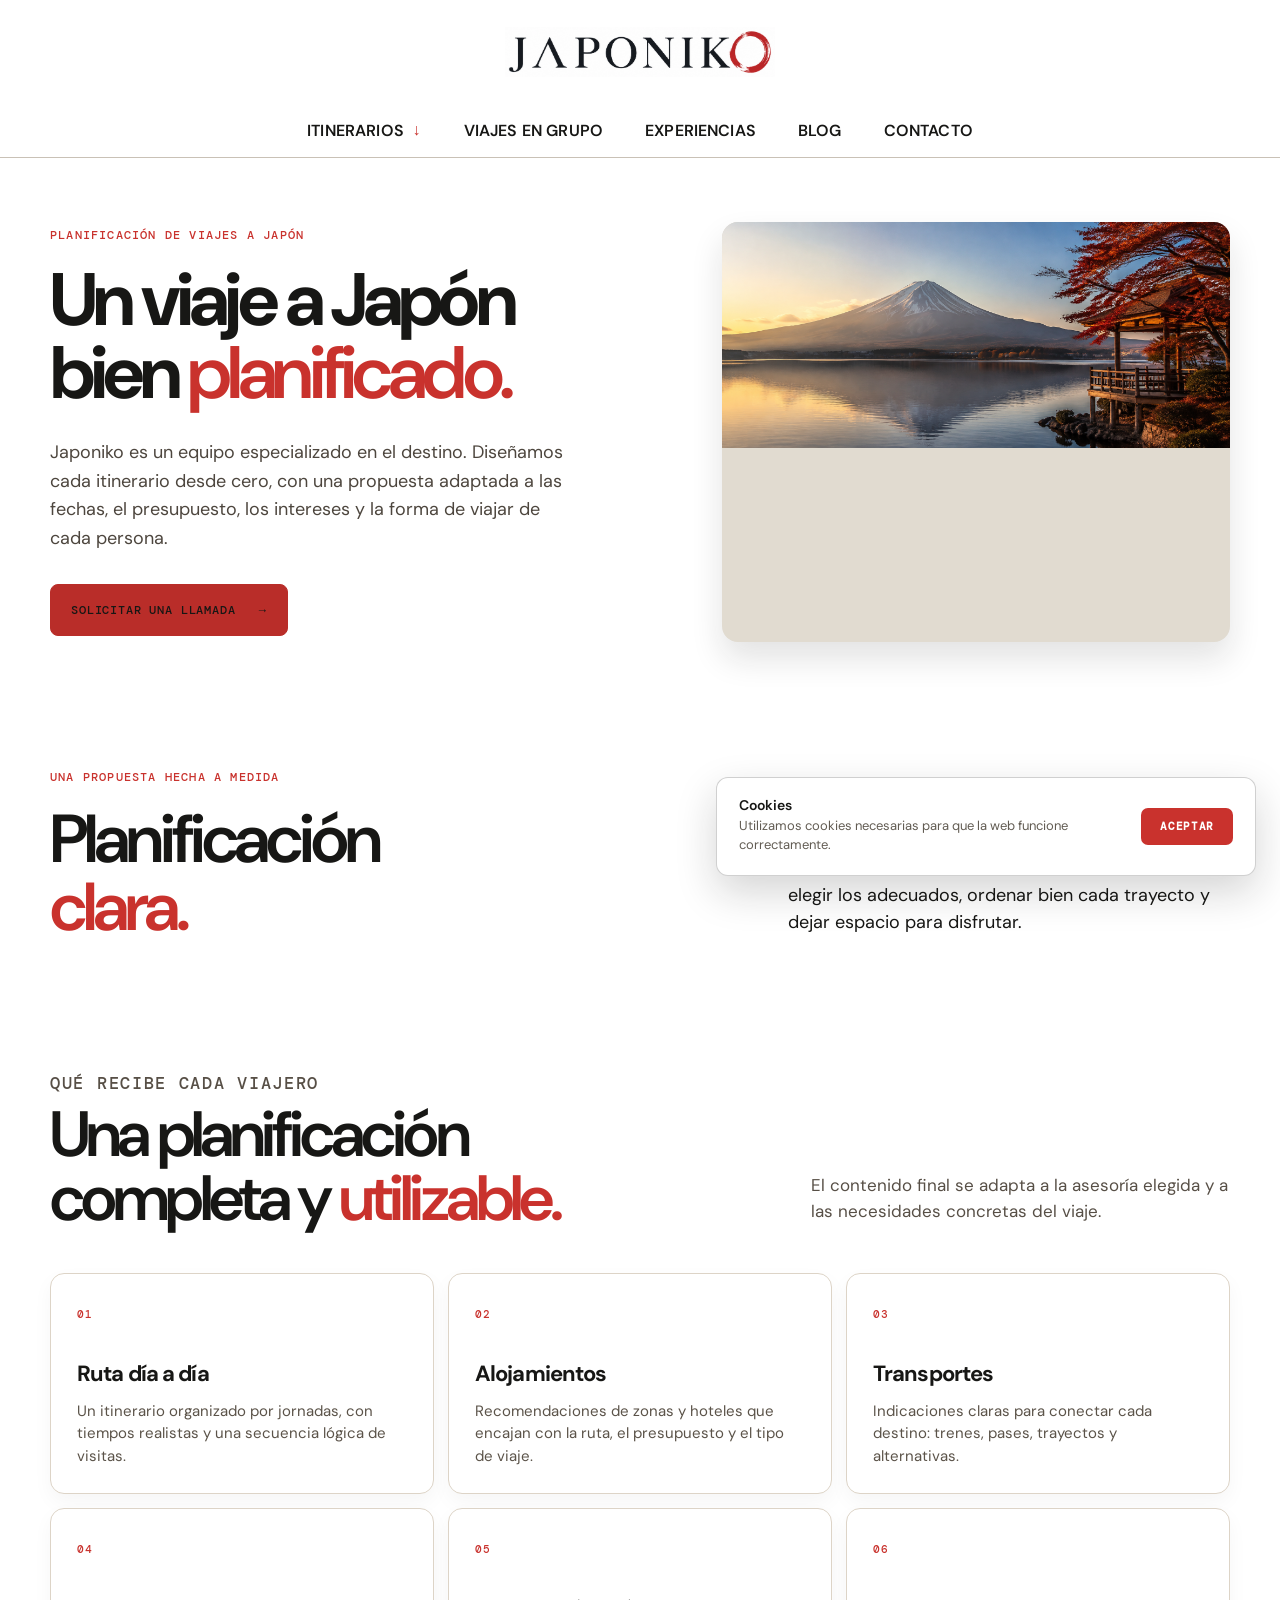
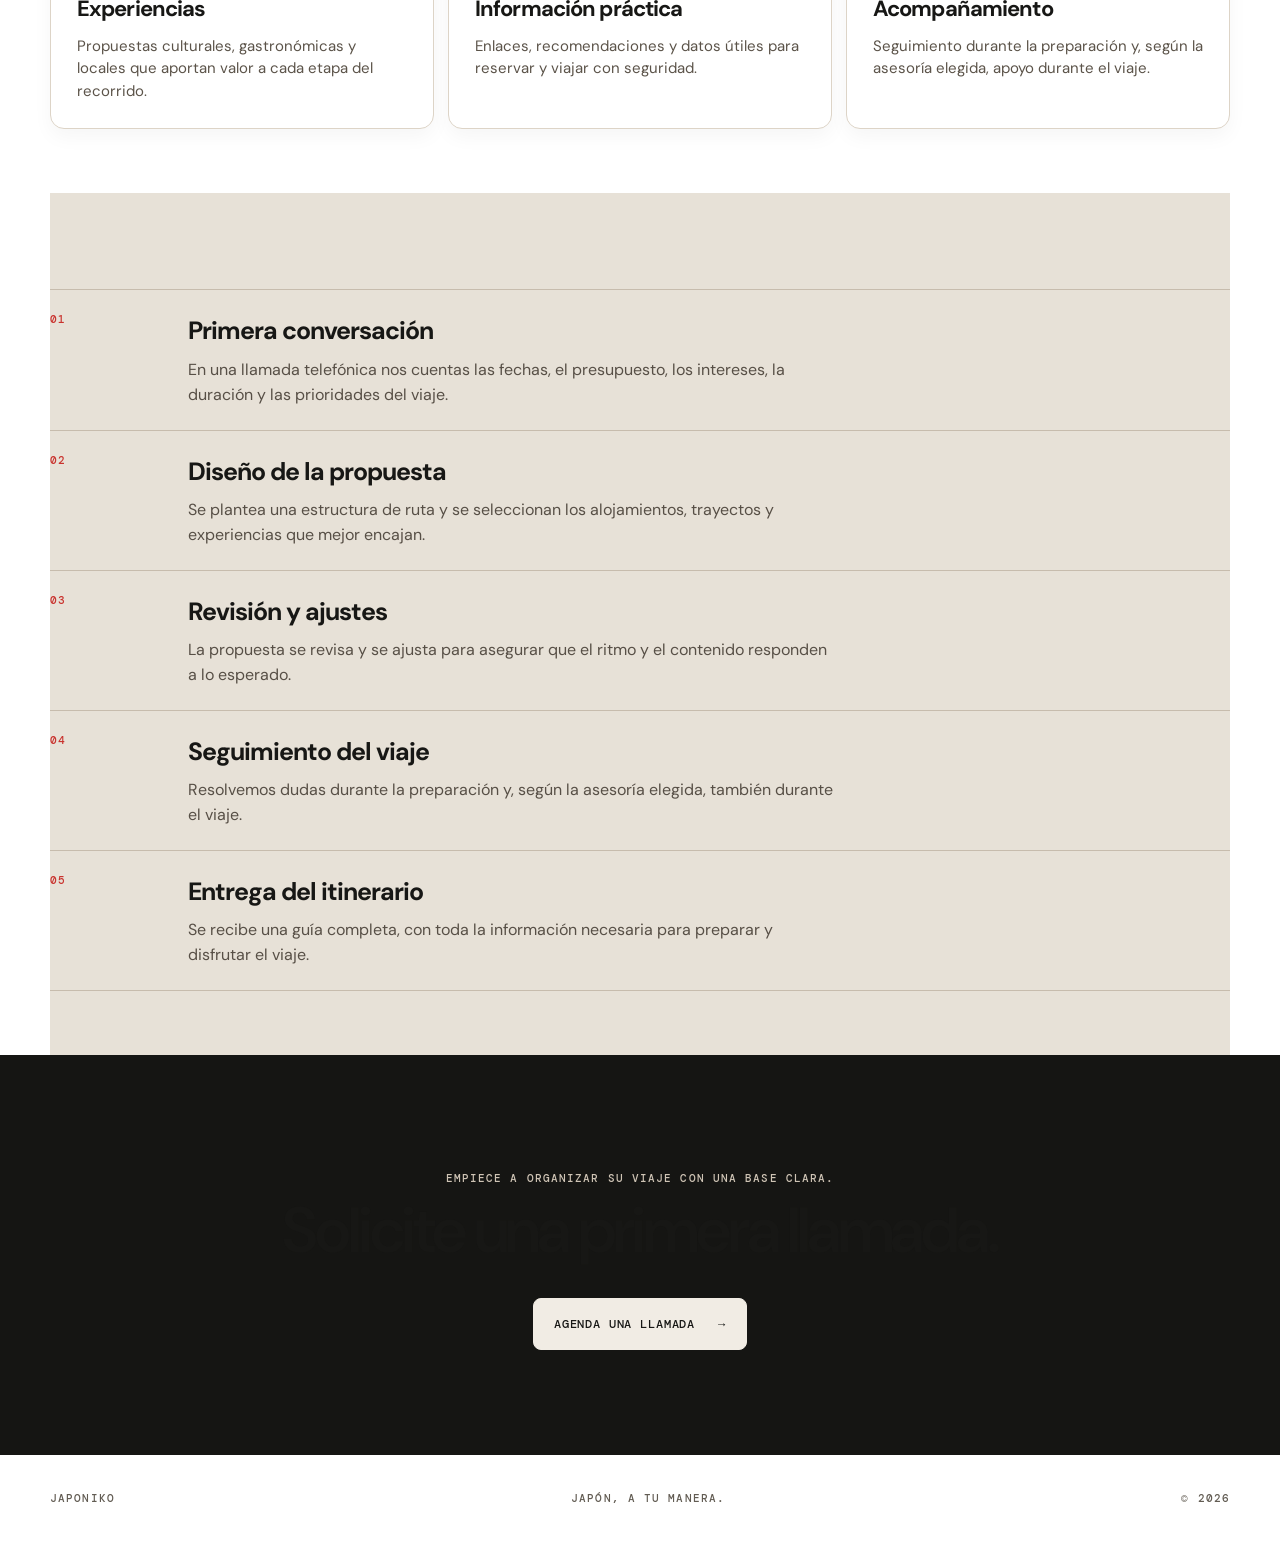
<file: como-funciona.html>
<!doctype html>
<html lang="es">
<head>
  <meta charset="utf-8">
  <meta name="viewport" content="width=device-width, initial-scale=1">
  <meta name="description" content="Conoce cómo se diseña una planificación personalizada para viajar a Japón con Japoniko.">
  <title>Cómo trabajamos | Japoniko</title>
  <link rel="stylesheet" href="style.css">
  <script src="promo-banner.js" defer></script>
</head>
<body>
  <header class="site-header">
    <a class="logo" href="index.html" aria-label="Japoniko, inicio"><span class="logo-window"><img src="assets/images/logo-japoniko-premium.png" alt="Japoniko"></span></a>
    <nav class="header-nav"><div class="nav-dropdown"><a class="nav-trigger" href="itinerarios.html">ITINERARIOS</a><div class="nav-menu"><a href="itinerarios.html#japon-clasico">Japón clásico</a><a href="itinerarios.html#japon-tradicional">Japón tradicional</a><a href="itinerarios.html#luna-de-miel">Luna de miel</a><a href="itinerarios.html#japon-en-familia">Japón con niños</a><a href="itinerarios.html#japon-urbano">Japón urbano</a><a href="itinerarios.html#japon-naturaleza">Japón y naturaleza</a><a href="itinerarios.html#japon-tailandia">Combinado Japón y Tailandia</a><a href="itinerarios.html#japon-okinawa">Japón con Okinawa</a></div></div><a class="header-link" href="experiencias.html">Experiencias</a><a class="header-link" href="blog.html">Blog</a><a class="header-link contact-button" href="contacto.html">Contacto</a></nav>
  </header>
  <main>
    <section class="how-intro section">
      <div><p class="section-label">PLANIFICACIÓN DE VIAJES A JAPÓN</p><h1>Un viaje a Japón<br>bien <em>planificado.</em></h1><p>Japoniko es un equipo especializado en el destino. Diseñamos cada itinerario desde cero, con una propuesta adaptada a las fechas, el presupuesto, los intereses y la forma de viajar de cada persona.</p><a class="button" href="index.html#agenda-llamada">Solicitar una llamada <span>→</span></a></div>
      <figure><img src="assets/images/hero-fuji-panorama.png" alt="Paisaje de Japón con el monte Fuji"></figure>
    </section>

    <section class="how-context section">
      <p class="section-label">UNA PROPUESTA HECHA A MEDIDA</p><div class="split-heading"><h2>Planificación<br><em>clara.</em></h2><p>Japón ofrece muchas posibilidades, pero una buena ruta no consiste en añadir destinos. Consiste en elegir los adecuados, ordenar bien cada trayecto y dejar espacio para disfrutar.</p></div>
    </section>

    <section class="how-includes section">
      <div class="how-section-heading"><p class="section-label">QUÉ RECIBE CADA VIAJERO</p><h2>Una planificación<br>completa y <em>utilizable.</em></h2><p>El contenido final se adapta a la asesoría elegida y a las necesidades concretas del viaje.</p></div>
      <div class="how-includes-grid">
        <article><b>01</b><h3>Ruta día a día</h3><p>Un itinerario organizado por jornadas, con tiempos realistas y una secuencia lógica de visitas.</p></article>
        <article><b>02</b><h3>Alojamientos</h3><p>Recomendaciones de zonas y hoteles que encajan con la ruta, el presupuesto y el tipo de viaje.</p></article>
        <article><b>03</b><h3>Transportes</h3><p>Indicaciones claras para conectar cada destino: trenes, pases, trayectos y alternativas.</p></article>
        <article><b>04</b><h3>Experiencias</h3><p>Propuestas culturales, gastronómicas y locales que aportan valor a cada etapa del recorrido.</p></article>
        <article><b>05</b><h3>Información práctica</h3><p>Enlaces, recomendaciones y datos útiles para reservar y viajar con seguridad.</p></article>
        <article><b>06</b><h3>Acompañamiento</h3><p>Seguimiento durante la preparación y, según la asesoría elegida, apoyo durante el viaje.</p></article>
      </div>
    </section>

    <section class="how-method section">
      <ol>
        <li><b>01</b><div><h3>Primera conversación</h3><p>En una llamada telefónica nos cuentas las fechas, el presupuesto, los intereses, la duración y las prioridades del viaje.</p></div></li>
        <li><b>02</b><div><h3>Diseño de la propuesta</h3><p>Se plantea una estructura de ruta y se seleccionan los alojamientos, trayectos y experiencias que mejor encajan.</p></div></li>
        <li><b>03</b><div><h3>Revisión y ajustes</h3><p>La propuesta se revisa y se ajusta para asegurar que el ritmo y el contenido responden a lo esperado.</p></div></li>
        <li><b>04</b><div><h3>Seguimiento del viaje</h3><p>Resolvemos dudas durante la preparación y, según la asesoría elegida, también durante el viaje.</p></div></li>
        <li><b>05</b><div><h3>Entrega del itinerario</h3><p>Se recibe una guía completa, con toda la información necesaria para preparar y disfrutar el viaje.</p></div></li>
      </ol>
    </section>


    <section class="subpage-cta"><p>Empiece a organizar su viaje con una base clara.</p><h2>Solicite una primera llamada.</h2><a class="button button-light" href="index.html#agenda-llamada">Agenda una llamada <span>→</span></a></section>
  </main>
  <footer><span>JAPONIKO</span><span>Japón, a tu manera.</span><span>© 2026</span></footer>
</body>
</html>
</file>
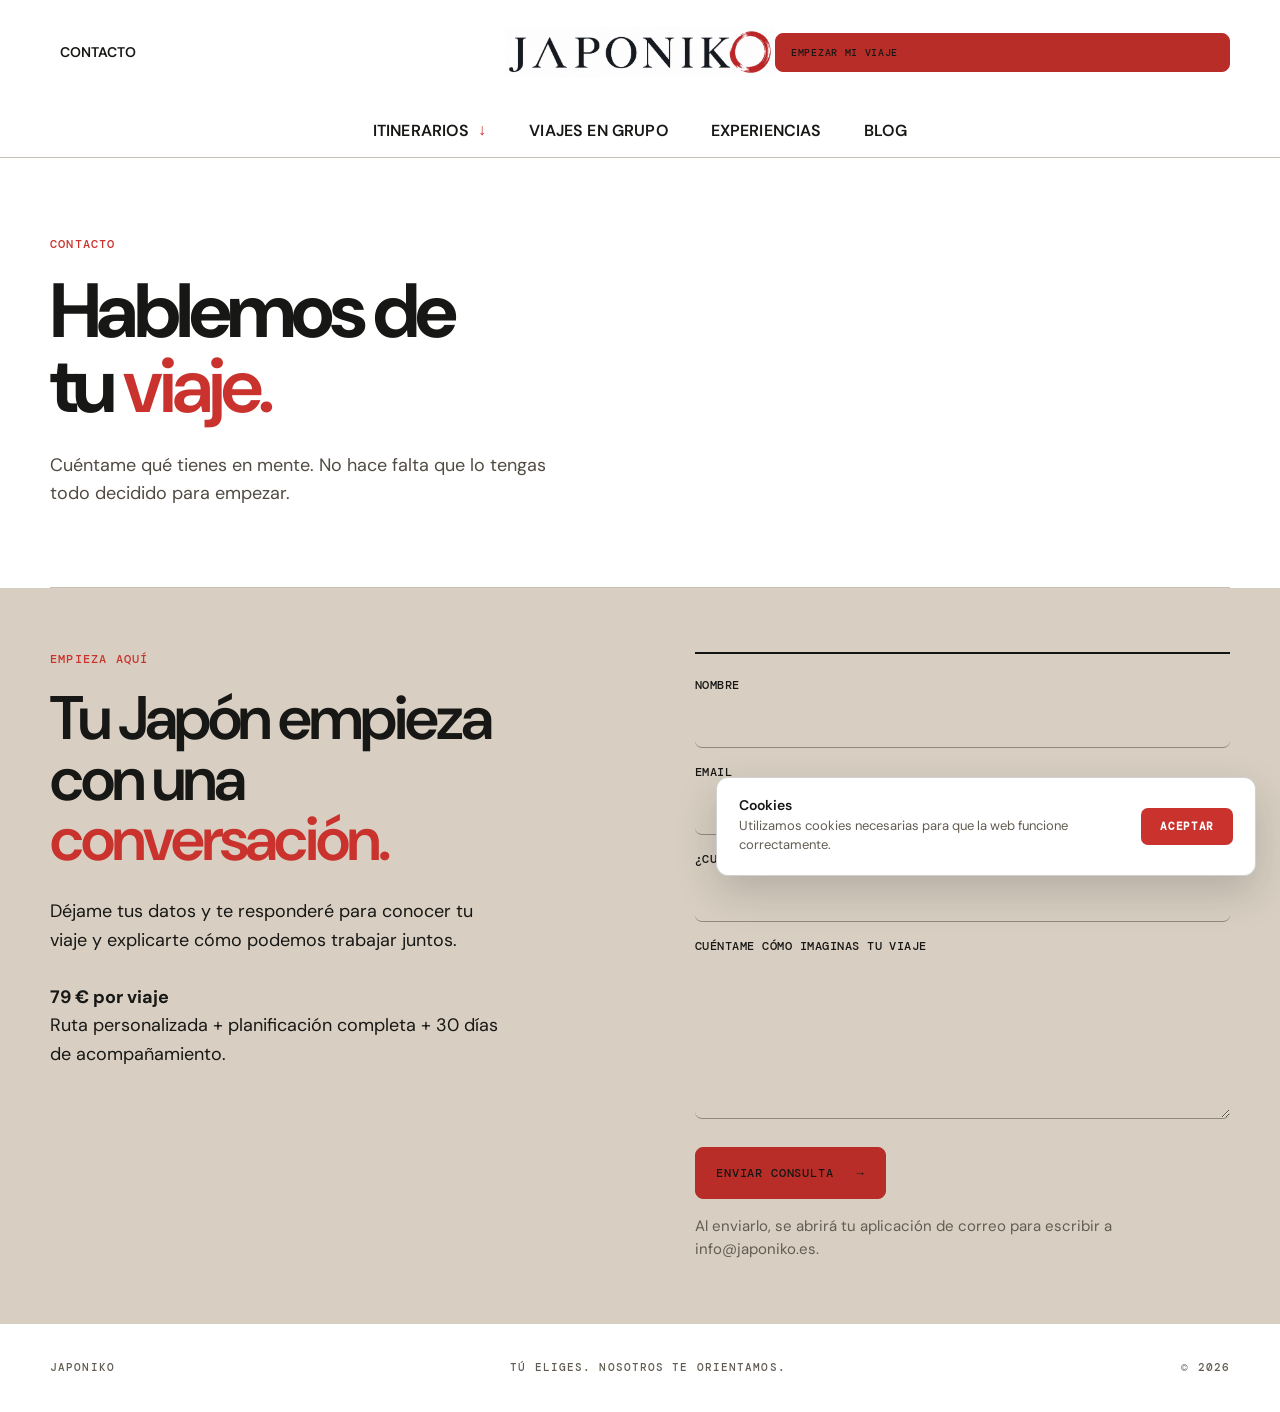
<file: contacto.html>
<!doctype html><html lang="es"><head><meta charset="utf-8"><meta name="viewport" content="width=device-width, initial-scale=1"><meta name="description" content="Contacta con Japoniko para empezar a planificar tu viaje a Japón."><title>Contacto | Japoniko</title><link rel="stylesheet" href="style.css"><script src="promo-banner.js" defer></script></head><body><header class="site-header"><a class="logo" href="index.html" aria-label="Japoniko, inicio"><span class="logo-window"><img src="assets/images/logo-japoniko-premium.png" alt="Japoniko"></span></a><nav class="header-nav"><div class="nav-dropdown"><a class="nav-trigger" href="japon-clasico.html">ITINERARIOS</a><div class="nav-menu"><a href="itinerarios.html#japon-clasico">Japón clásico</a><a href="itinerarios.html#japon-tradicional">Japón tradicional</a><a href="itinerarios.html#luna-de-miel">Luna de miel</a><a href="itinerarios.html#japon-en-familia">Japón con niños</a><a href="itinerarios.html#japon-urbano">Japón urbano</a><a href="itinerarios.html#japon-naturaleza">Japón y naturaleza</a><a href="itinerarios.html#japon-tailandia">Combinado Japón y Tailandia</a><a href="itinerarios.html#japon-okinawa">Japón con Okinawa</a></div></div><a class="header-link" href="blog.html">Blog</a></nav><a class="header-link contact-button active-link" href="contacto.html">Contacto</a><a class="button button-small" href="index.html#planifica">Empezar mi viaje</a></header><main><section class="subpage-hero section"><p class="section-label">CONTACTO</p><h1>Hablemos de<br>tu <em>viaje.</em></h1><p>Cuéntame qué tienes en mente. No hace falta que lo tengas todo decidido para empezar.</p></section><section class="contact-page section"><div><p class="section-label">EMPIEZA AQUÍ</p><h2>Tu Japón empieza<br>con una <em>conversación.</em></h2><p>Déjame tus datos y te responderé para conocer tu viaje y explicarte cómo podemos trabajar juntos.</p><p><strong>79 € por viaje</strong><br>Ruta personalizada + planificación completa + 30 días de acompañamiento.</p></div><form class="travel-form" action="mailto:info@japoniko.es" method="post" enctype="text/plain"><label>Nombre<input name="Nombre" required></label><label>Email<input type="email" name="Email" required></label><label>¿Cuándo quieres viajar?<input name="Fecha de viaje"></label><label>Cuéntame cómo imaginas tu viaje<textarea name="Mensaje" rows="6" required></textarea></label><button class="button" type="submit">Enviar consulta <span>→</span></button><p class="form-note">Al enviarlo, se abrirá tu aplicación de correo para escribir a info@japoniko.es.</p></form></section></main><footer><span>JAPONIKO</span><span>Tú eliges. Nosotros te orientamos.</span><span>© 2026</span></footer><div class="form-notice" id="form-notice" role="status" aria-live="polite">¡Gracias! Hemos preparado tu mensaje. Solo falta confirmarlo desde tu aplicación de correo.</div><script>document.querySelectorAll('form[action^="mailto:"]').forEach(function(form){form.addEventListener('submit',function(){document.getElementById('form-notice').classList.add('is-visible');});});</script></body></html>
</file>
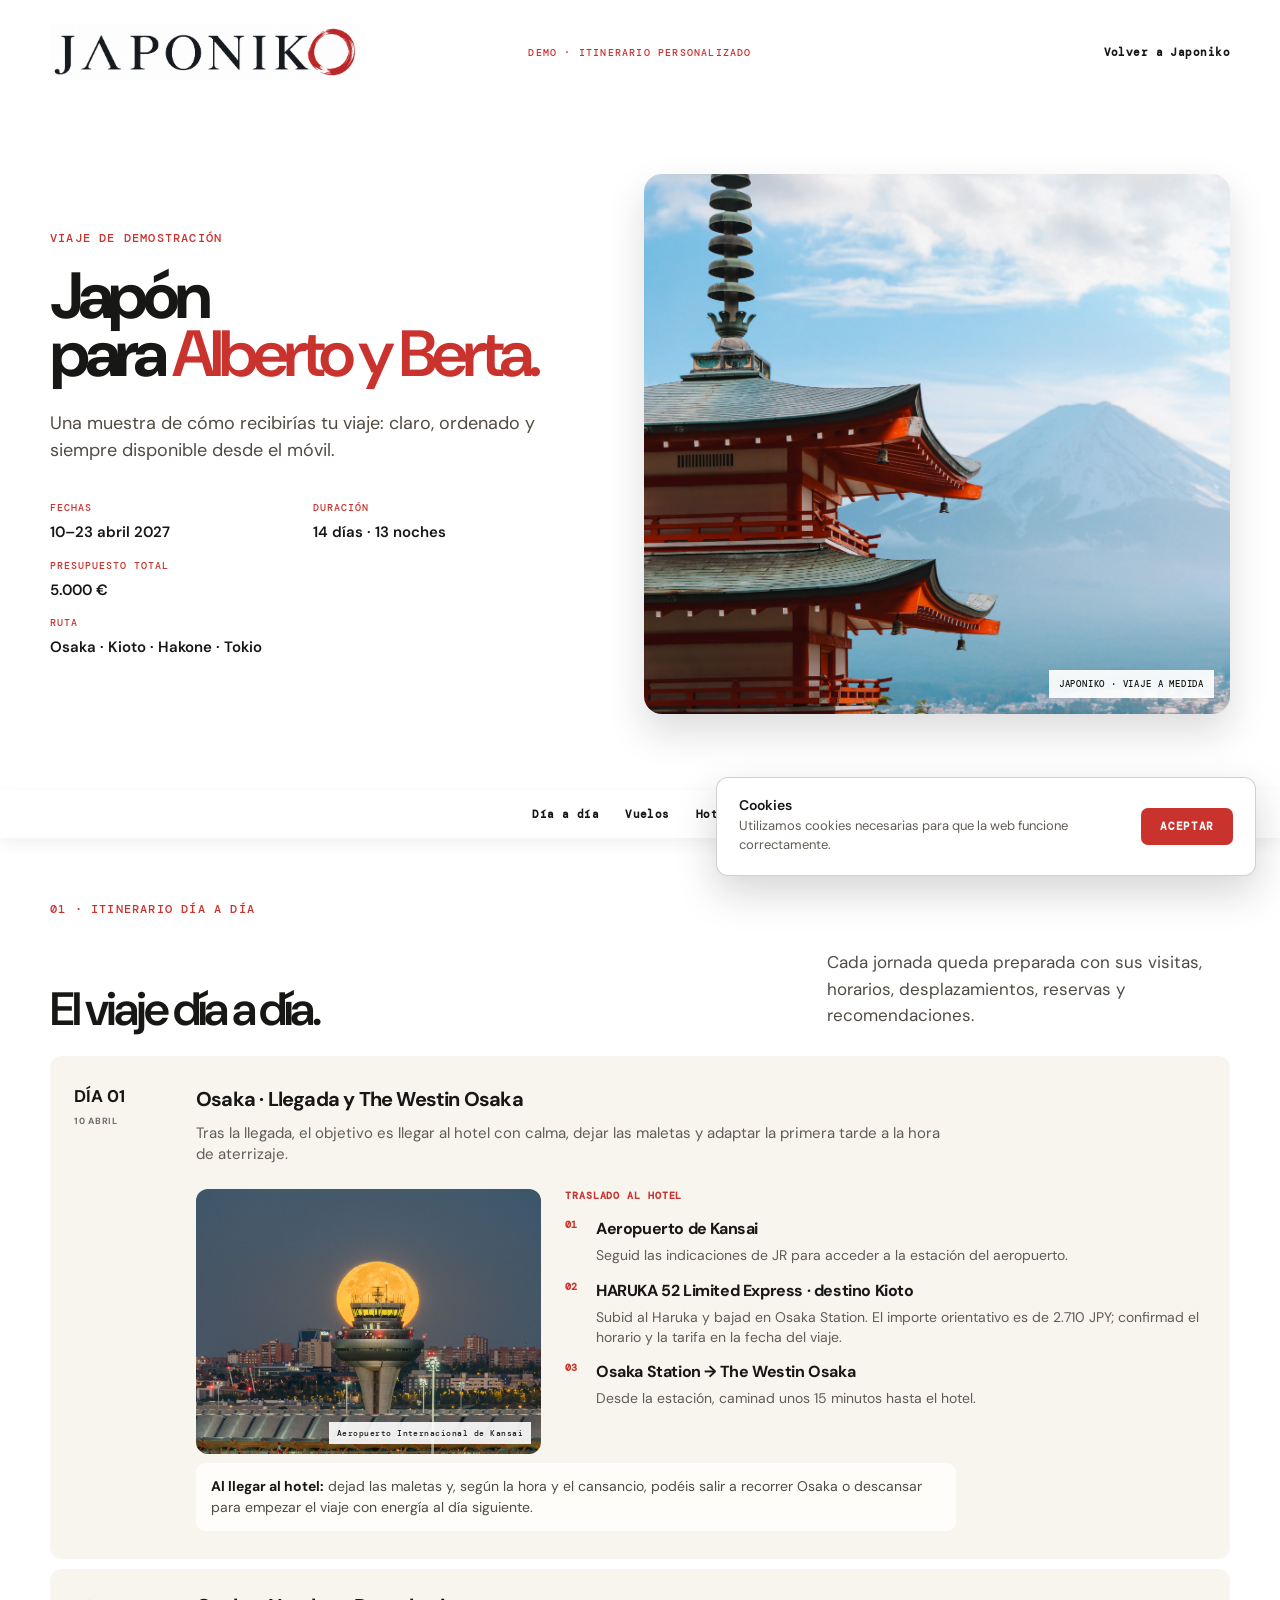
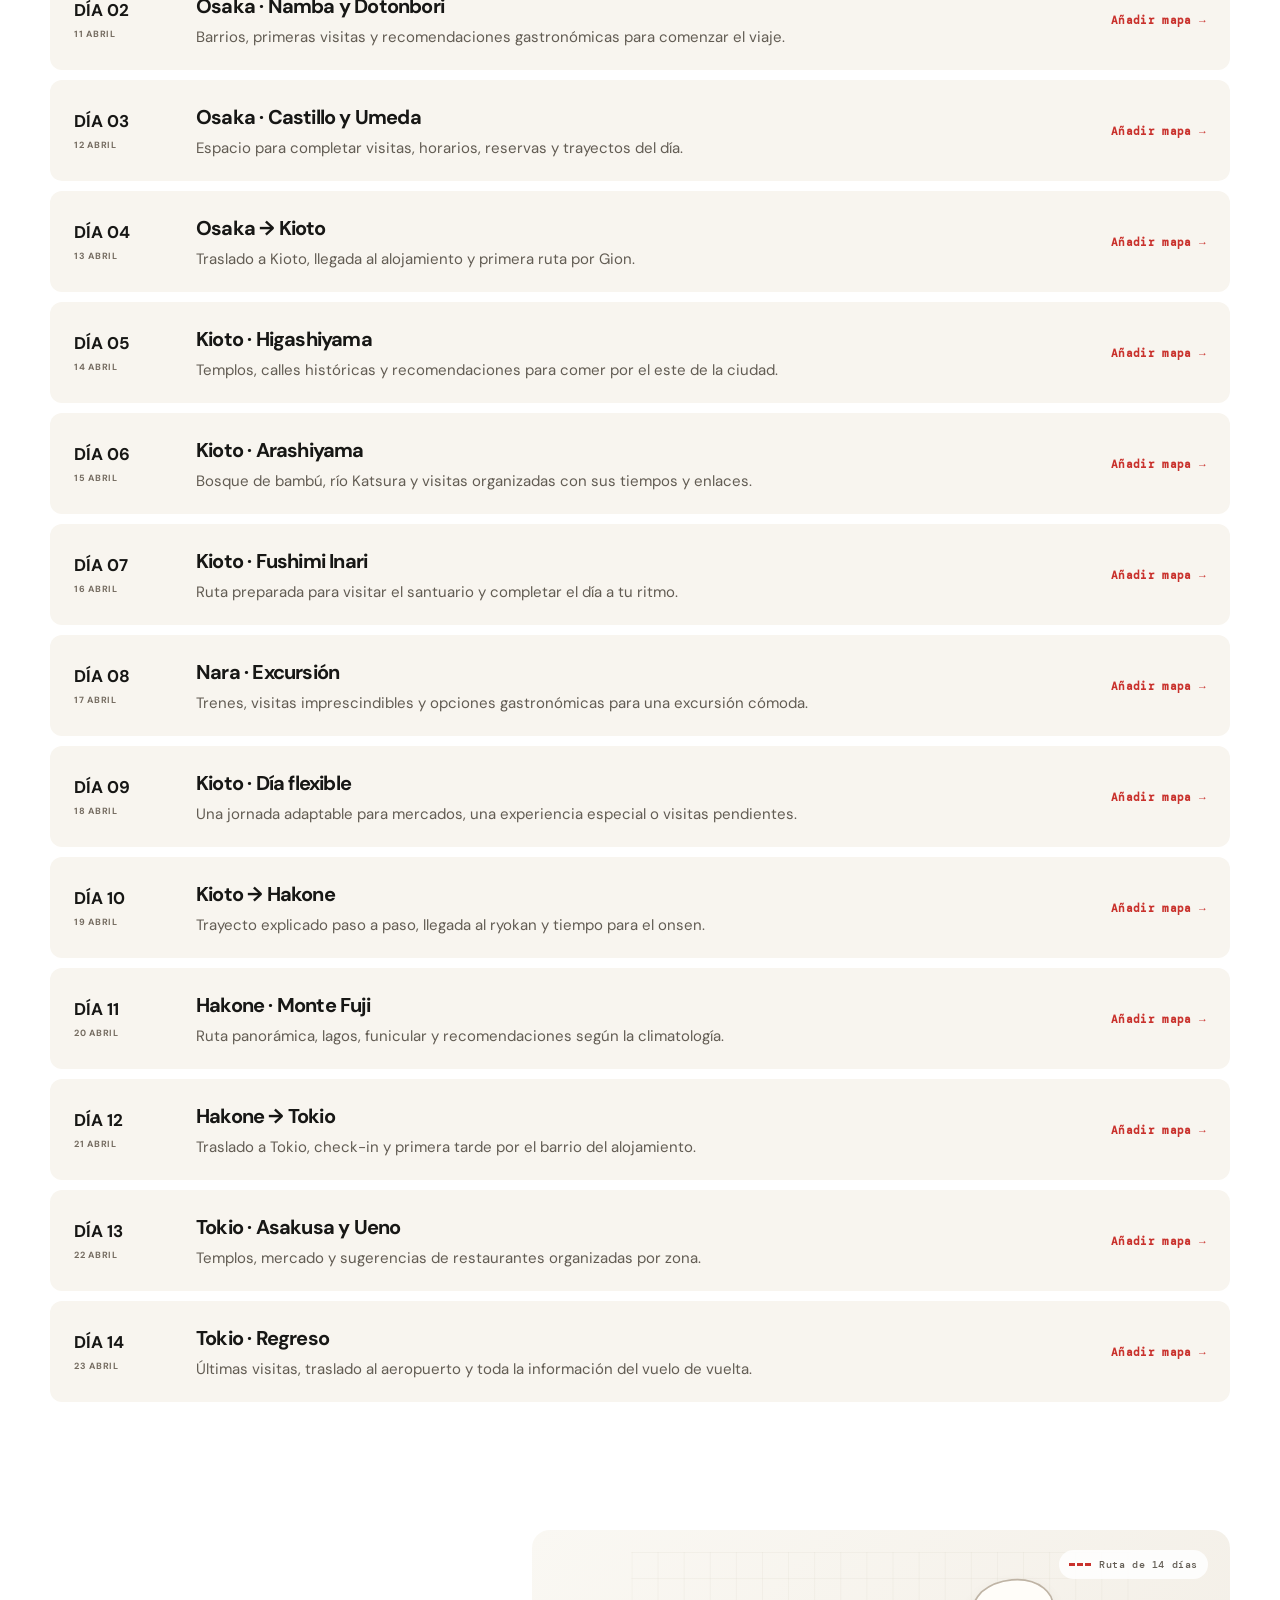
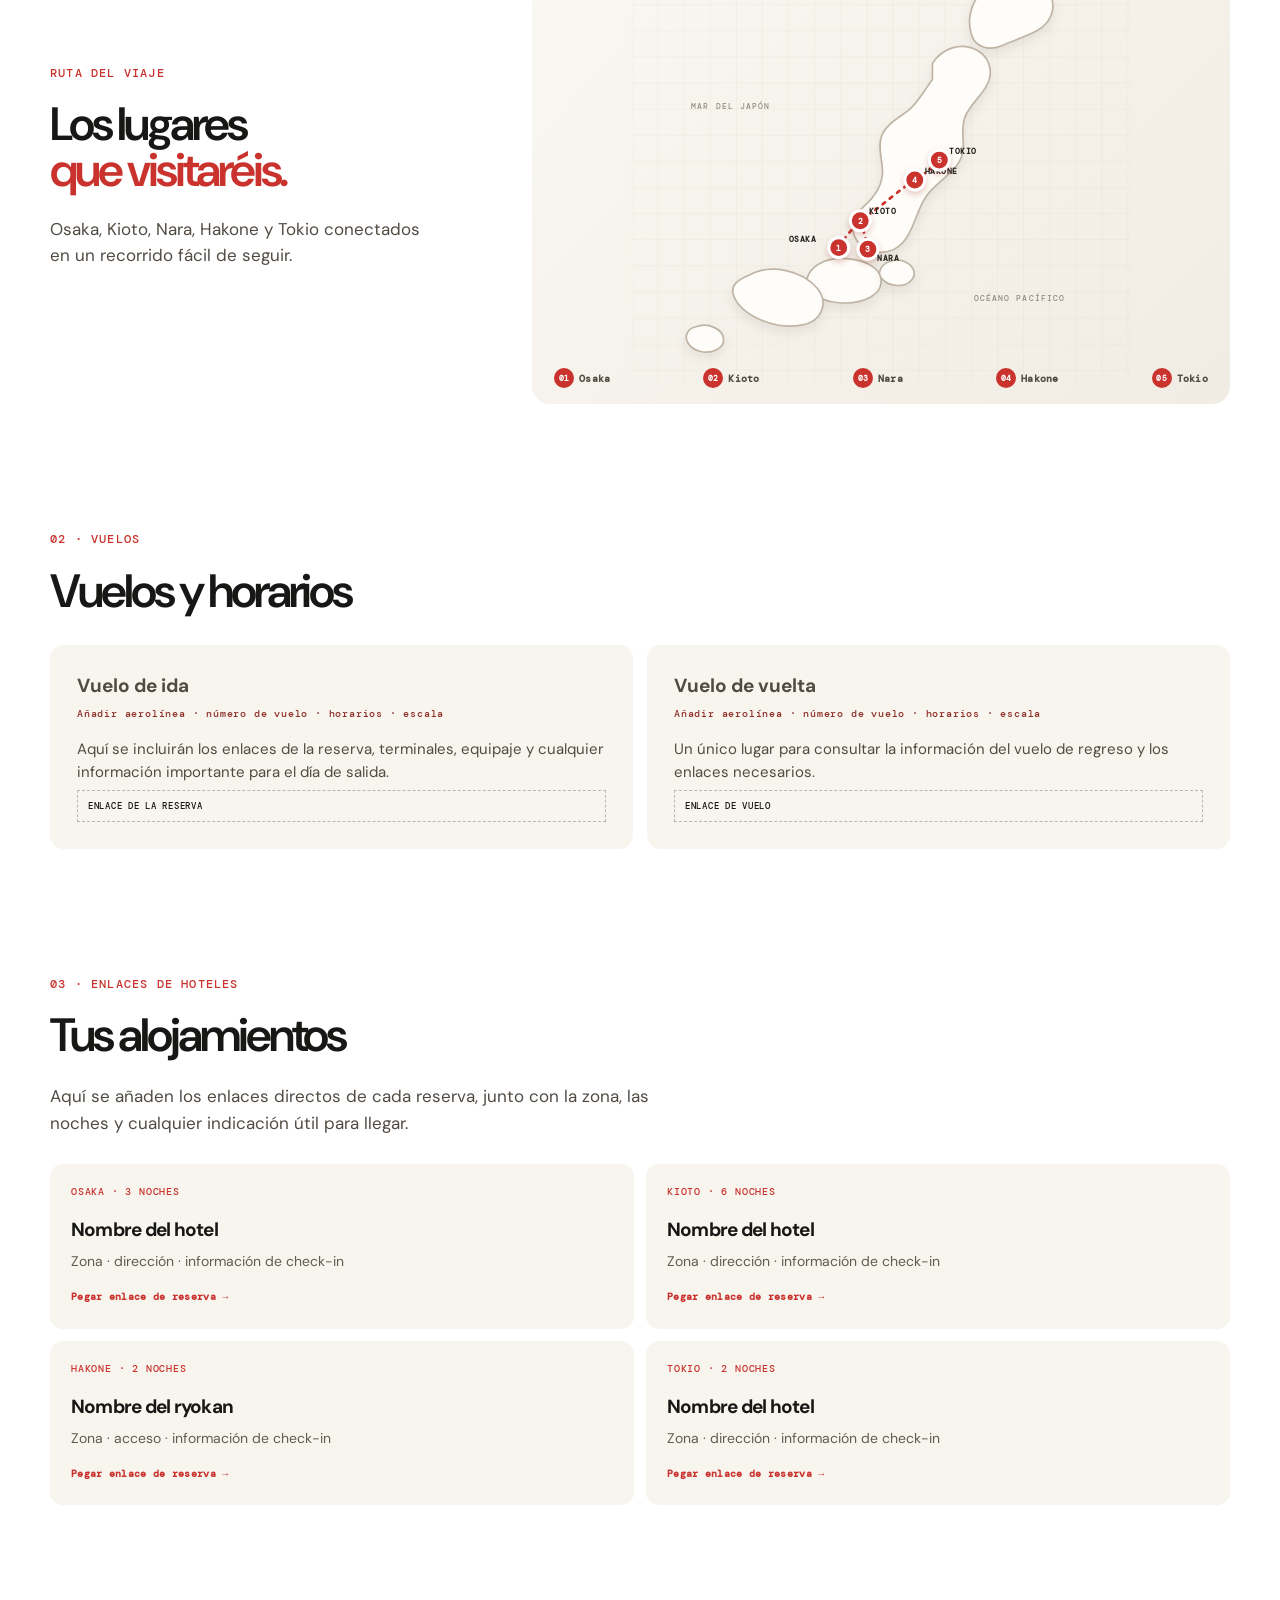
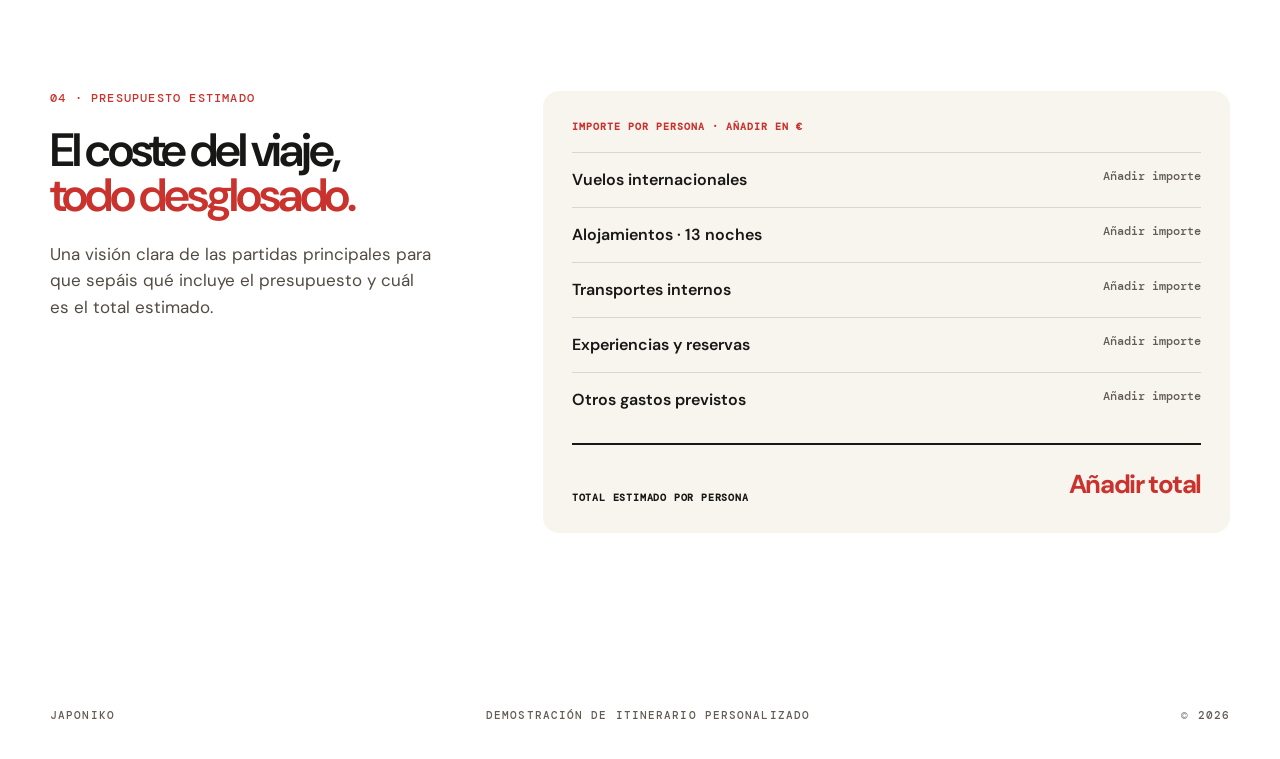
<file: demo-itinerario.html>
<!doctype html>
<html lang="es">
<head>
  <meta charset="utf-8">
  <meta name="viewport" content="width=device-width, initial-scale=1">
  <meta name="robots" content="noindex">
  <title>Demostración de itinerario | Japoniko</title>
  <link rel="stylesheet" href="style.css">
  <script src="promo-banner.js" defer></script>
</head>
<body class="client-demo-page">
  <header class="client-demo-header">
    <a class="logo" href="index.html" aria-label="Volver a Japoniko"><span class="logo-window"><img src="assets/images/logo-japoniko-premium.png" alt="Japoniko"></span></a>
    <p>DEMO · ITINERARIO PERSONALIZADO</p>
    <a href="index.html#agenda-llamada">Volver a Japoniko</a>
  </header>

  <main>
    <section class="client-cover">
      <div>
        <p class="section-label">VIAJE DE DEMOSTRACIÓN</p>
        <h1>Japón<br>para <em>Alberto y Berta.</em></h1>
        <p>Una muestra de cómo recibirías tu viaje: claro, ordenado y siempre disponible desde el móvil.</p>
        <dl>
          <div><dt>FECHAS</dt><dd>10–23 abril 2027</dd></div>
          <div><dt>DURACIÓN</dt><dd>14 días · 13 noches</dd></div>
          <div><dt>PRESUPUESTO TOTAL</dt><dd>5.000 €</dd></div>
          <div><dt>RUTA</dt><dd>Osaka · Kioto · Hakone · Tokio</dd></div>
        </dl>
      </div>
      <figure><img src="assets/images/hero-fuji-pagoda.jpg" alt="Pagoda japonesa y monte Fuji"><figcaption>JAPONIKO · VIAJE A MEDIDA</figcaption></figure>
    </section>

    <nav class="client-demo-nav" aria-label="Contenido del itinerario"><a href="#dia-a-dia">Día a día</a><a href="#transportes">Vuelos</a><a href="#alojamientos">Hoteles</a></nav>

    <section class="client-days section" id="dia-a-dia">
      <div class="client-section-heading"><p class="section-label">01 · ITINERARIO DÍA A DÍA</p><h2>El viaje día a día.</h2><p>Cada jornada queda preparada con sus visitas, horarios, desplazamientos, reservas y recomendaciones.</p></div>
      <div class="client-day-list">
        <article class="client-day-expanded"><b>DÍA 01<br><small>10 ABRIL</small></b><div class="client-day-content"><h3>Osaka · Llegada y The Westin Osaka</h3><p>Tras la llegada, el objetivo es llegar al hotel con calma, dejar las maletas y adaptar la primera tarde a la hora de aterrizaje.</p><div class="arrival-route"><figure><img src="assets/images/dia-1-llegada-osaka.jpg" alt="Aeropuerto Internacional de Kansai al anochecer"><figcaption>Aeropuerto Internacional de Kansai</figcaption></figure><div><p class="arrival-route-label">TRASLADO AL HOTEL</p><ol><li><strong>Aeropuerto de Kansai</strong><span>Seguid las indicaciones de JR para acceder a la estación del aeropuerto.</span></li><li><strong>HARUKA 52 Limited Express · destino Kioto</strong><span>Subid al Haruka y bajad en Osaka Station. El importe orientativo es de 2.710 JPY; confirmad el horario y la tarifa en la fecha del viaje.</span></li><li><strong>Osaka Station → The Westin Osaka</strong><span>Desde la estación, caminad unos 15 minutos hasta el hotel.</span></li></ol></div></div><p class="arrival-note"><strong>Al llegar al hotel:</strong> dejad las maletas y, según la hora y el cansancio, podéis salir a recorrer Osaka o descansar para empezar el viaje con energía al día siguiente.</p></div></article>
        <article><b>DÍA 02<br><small>11 ABRIL</small></b><div><h3>Osaka · Namba y Dotonbori</h3><p>Barrios, primeras visitas y recomendaciones gastronómicas para comenzar el viaje.</p></div><a href="#">Añadir mapa →</a></article>
        <article><b>DÍA 03<br><small>12 ABRIL</small></b><div><h3>Osaka · Castillo y Umeda</h3><p>Espacio para completar visitas, horarios, reservas y trayectos del día.</p></div><a href="#">Añadir mapa →</a></article>
        <article><b>DÍA 04<br><small>13 ABRIL</small></b><div><h3>Osaka → Kioto</h3><p>Traslado a Kioto, llegada al alojamiento y primera ruta por Gion.</p></div><a href="#">Añadir mapa →</a></article>
        <article><b>DÍA 05<br><small>14 ABRIL</small></b><div><h3>Kioto · Higashiyama</h3><p>Templos, calles históricas y recomendaciones para comer por el este de la ciudad.</p></div><a href="#">Añadir mapa →</a></article>
        <article><b>DÍA 06<br><small>15 ABRIL</small></b><div><h3>Kioto · Arashiyama</h3><p>Bosque de bambú, río Katsura y visitas organizadas con sus tiempos y enlaces.</p></div><a href="#">Añadir mapa →</a></article>
        <article><b>DÍA 07<br><small>16 ABRIL</small></b><div><h3>Kioto · Fushimi Inari</h3><p>Ruta preparada para visitar el santuario y completar el día a tu ritmo.</p></div><a href="#">Añadir mapa →</a></article>
        <article><b>DÍA 08<br><small>17 ABRIL</small></b><div><h3>Nara · Excursión</h3><p>Trenes, visitas imprescindibles y opciones gastronómicas para una excursión cómoda.</p></div><a href="#">Añadir mapa →</a></article>
        <article><b>DÍA 09<br><small>18 ABRIL</small></b><div><h3>Kioto · Día flexible</h3><p>Una jornada adaptable para mercados, una experiencia especial o visitas pendientes.</p></div><a href="#">Añadir mapa →</a></article>
        <article><b>DÍA 10<br><small>19 ABRIL</small></b><div><h3>Kioto → Hakone</h3><p>Trayecto explicado paso a paso, llegada al ryokan y tiempo para el onsen.</p></div><a href="#">Añadir mapa →</a></article>
        <article><b>DÍA 11<br><small>20 ABRIL</small></b><div><h3>Hakone · Monte Fuji</h3><p>Ruta panorámica, lagos, funicular y recomendaciones según la climatología.</p></div><a href="#">Añadir mapa →</a></article>
        <article><b>DÍA 12<br><small>21 ABRIL</small></b><div><h3>Hakone → Tokio</h3><p>Traslado a Tokio, check-in y primera tarde por el barrio del alojamiento.</p></div><a href="#">Añadir mapa →</a></article>
        <article><b>DÍA 13<br><small>22 ABRIL</small></b><div><h3>Tokio · Asakusa y Ueno</h3><p>Templos, mercado y sugerencias de restaurantes organizadas por zona.</p></div><a href="#">Añadir mapa →</a></article>
        <article><b>DÍA 14<br><small>23 ABRIL</small></b><div><h3>Tokio · Regreso</h3><p>Últimas visitas, traslado al aeropuerto y toda la información del vuelo de vuelta.</p></div><a href="#">Añadir mapa →</a></article>
      </div>
    </section>

    <section class="client-route-map section" aria-labelledby="mapa-ruta-titulo">
      <div class="client-route-map-heading"><p class="section-label">RUTA DEL VIAJE</p><h2 id="mapa-ruta-titulo">Los lugares<br><em>que visitaréis.</em></h2><p>Osaka, Kioto, Nara, Hakone y Tokio conectados en un recorrido fácil de seguir.</p></div>
      <div class="japan-route-map" role="img" aria-label="Mapa de Japón con la ruta Osaka, Kioto, Nara, Hakone y Tokio">
        <svg viewBox="0 0 650 560" xmlns="http://www.w3.org/2000/svg" aria-hidden="true">
          <defs><pattern id="map-grid" width="34" height="34" patternUnits="userSpaceOnUse"><path d="M34 0H0V34" fill="none" stroke="#dcd5ca" stroke-width="1" opacity=".55"/></pattern></defs>
          <rect class="map-grid" width="650" height="560"/>
          <text class="map-sea-label" x="78" y="205">MAR DEL JAPÓN</text><text class="map-sea-label" x="446" y="454">OCÉANO PACÍFICO</text>
          <path class="map-land map-hokkaido" d="M456 52c20-17 58-23 81-5 20 16 13 43-8 55-14 8-31 13-47 20-16 7-34 2-39-14-6-18-2-40 13-56Z"/>
          <path class="map-land map-honshu" d="M392 145c13-20 37-28 58-17 15 8 21 25 15 41-7 18-25 29-31 47-7 21 4 38-7 57-10 18-32 28-43 45-14 20-15 44-31 61-14 15-40 17-55 2-14-14-13-35 4-49 15-13 25-28 25-46 0-16-7-32-1-47 6-15 22-23 34-32 13-10 20-25 32-41Z"/>
          <path class="map-land map-shikoku" d="M243 407c19-12 55-10 73 4 14 11 12 29-4 38-22 13-63 10-79-7-10-10-4-26 10-35Z"/>
          <path class="map-land map-kyushu" d="M153 421c29-16 70-6 89 17 16 20 5 44-21 48-35 6-79-13-88-39-5-13 7-21 20-26Z"/>
          <path class="map-land map-okinawa" d="M84 488c16-6 35 3 36 16 1 12-15 20-31 16-14-4-22-16-15-26 2-3 5-5 10-6Z"/>
          <path class="map-land map-island" d="M336 403c13-6 29 2 32 13 2 11-10 20-24 18-13-1-24-11-20-20 2-5 6-9 12-11Z"/>
          <path class="route-line" d="M270 385C278 371 289 359 298 350M298 350c4 13 8 24 10 37M298 350c27-18 50-40 71-53M369 297c13-8 23-16 32-26"/>
          <g class="route-stop"><circle cx="270" cy="385" r="13"/><text class="stop-number" x="270" y="389">1</text><text class="stop-name" x="205" y="378">OSAKA</text></g>
          <g class="route-stop"><circle cx="298" cy="350" r="13"/><text class="stop-number" x="298" y="354">2</text><text class="stop-name" x="309" y="341">KIOTO</text></g>
          <g class="route-stop"><circle cx="308" cy="387" r="13"/><text class="stop-number" x="308" y="391">3</text><text class="stop-name" x="320" y="403">NARA</text></g>
          <g class="route-stop"><circle cx="369" cy="297" r="13"/><text class="stop-number" x="369" y="301">4</text><text class="stop-name" x="382" y="289">HAKONE</text></g>
          <g class="route-stop"><circle cx="401" cy="271" r="13"/><text class="stop-number" x="401" y="275">5</text><text class="stop-name" x="414" y="263">TOKIO</text></g>
        </svg>
        <div class="map-route-key"><span></span>Ruta de 14 días</div>
        <ol class="map-stop-list"><li><b>01</b> Osaka</li><li><b>02</b> Kioto</li><li><b>03</b> Nara</li><li><b>04</b> Hakone</li><li><b>05</b> Tokio</li></ol>
      </div>
    </section>

    <section class="client-practical section" id="transportes">
      <div class="client-practical-heading"><p class="section-label">02 · VUELOS</p><h2>Vuelos y horarios</h2></div>
      <div class="client-practical-card"><p><b>Vuelo de ida</b><span>Añadir aerolínea · número de vuelo · horarios · escala</span></p><p>Aquí se incluirán los enlaces de la reserva, terminales, equipaje y cualquier información importante para el día de salida.</p><span class="demo-link-placeholder">ENLACE DE LA RESERVA</span></div>
      <div class="client-practical-card"><p><b>Vuelo de vuelta</b><span>Añadir aerolínea · número de vuelo · horarios · escala</span></p><p>Un único lugar para consultar la información del vuelo de regreso y los enlaces necesarios.</p><span class="demo-link-placeholder">ENLACE DE VUELO</span></div>
    </section>

    <section class="client-hotels section" id="alojamientos"><div class="client-hotels-heading"><p class="section-label">03 · ENLACES DE HOTELES</p><h2>Tus alojamientos</h2><p>Aquí se añaden los enlaces directos de cada reserva, junto con la zona, las noches y cualquier indicación útil para llegar.</p></div><div class="client-hotel-list"><article><b>OSAKA · 3 NOCHES</b><strong>Nombre del hotel</strong><span>Zona · dirección · información de check-in</span><a href="#">Pegar enlace de reserva →</a></article><article><b>KIOTO · 6 NOCHES</b><strong>Nombre del hotel</strong><span>Zona · dirección · información de check-in</span><a href="#">Pegar enlace de reserva →</a></article><article><b>HAKONE · 2 NOCHES</b><strong>Nombre del ryokan</strong><span>Zona · acceso · información de check-in</span><a href="#">Pegar enlace de reserva →</a></article><article><b>TOKIO · 2 NOCHES</b><strong>Nombre del hotel</strong><span>Zona · dirección · información de check-in</span><a href="#">Pegar enlace de reserva →</a></article></div></section>

    <section class="client-budget section" aria-labelledby="presupuesto-titulo">
      <div class="client-budget-heading"><p class="section-label">04 · PRESUPUESTO ESTIMADO</p><h2 id="presupuesto-titulo">El coste del viaje,<br><em>todo desglosado.</em></h2><p>Una visión clara de las partidas principales para que sepáis qué incluye el presupuesto y cuál es el total estimado.</p></div>
      <div class="client-budget-card">
        <p class="budget-note">IMPORTE POR PERSONA · AÑADIR EN €</p>
        <dl>
          <div><dt>Vuelos internacionales</dt><dd>Añadir importe</dd></div>
          <div><dt>Alojamientos · 13 noches</dt><dd>Añadir importe</dd></div>
          <div><dt>Transportes internos</dt><dd>Añadir importe</dd></div>
          <div><dt>Experiencias y reservas</dt><dd>Añadir importe</dd></div>
          <div><dt>Otros gastos previstos</dt><dd>Añadir importe</dd></div>
        </dl>
        <div class="budget-total"><span>TOTAL ESTIMADO POR PERSONA</span><strong>Añadir total</strong></div>
      </div>
    </section>
  </main>

  <footer><span>JAPONIKO</span><span>Demostración de itinerario personalizado</span><span>© 2026</span></footer>
</body>
</html>
</file>
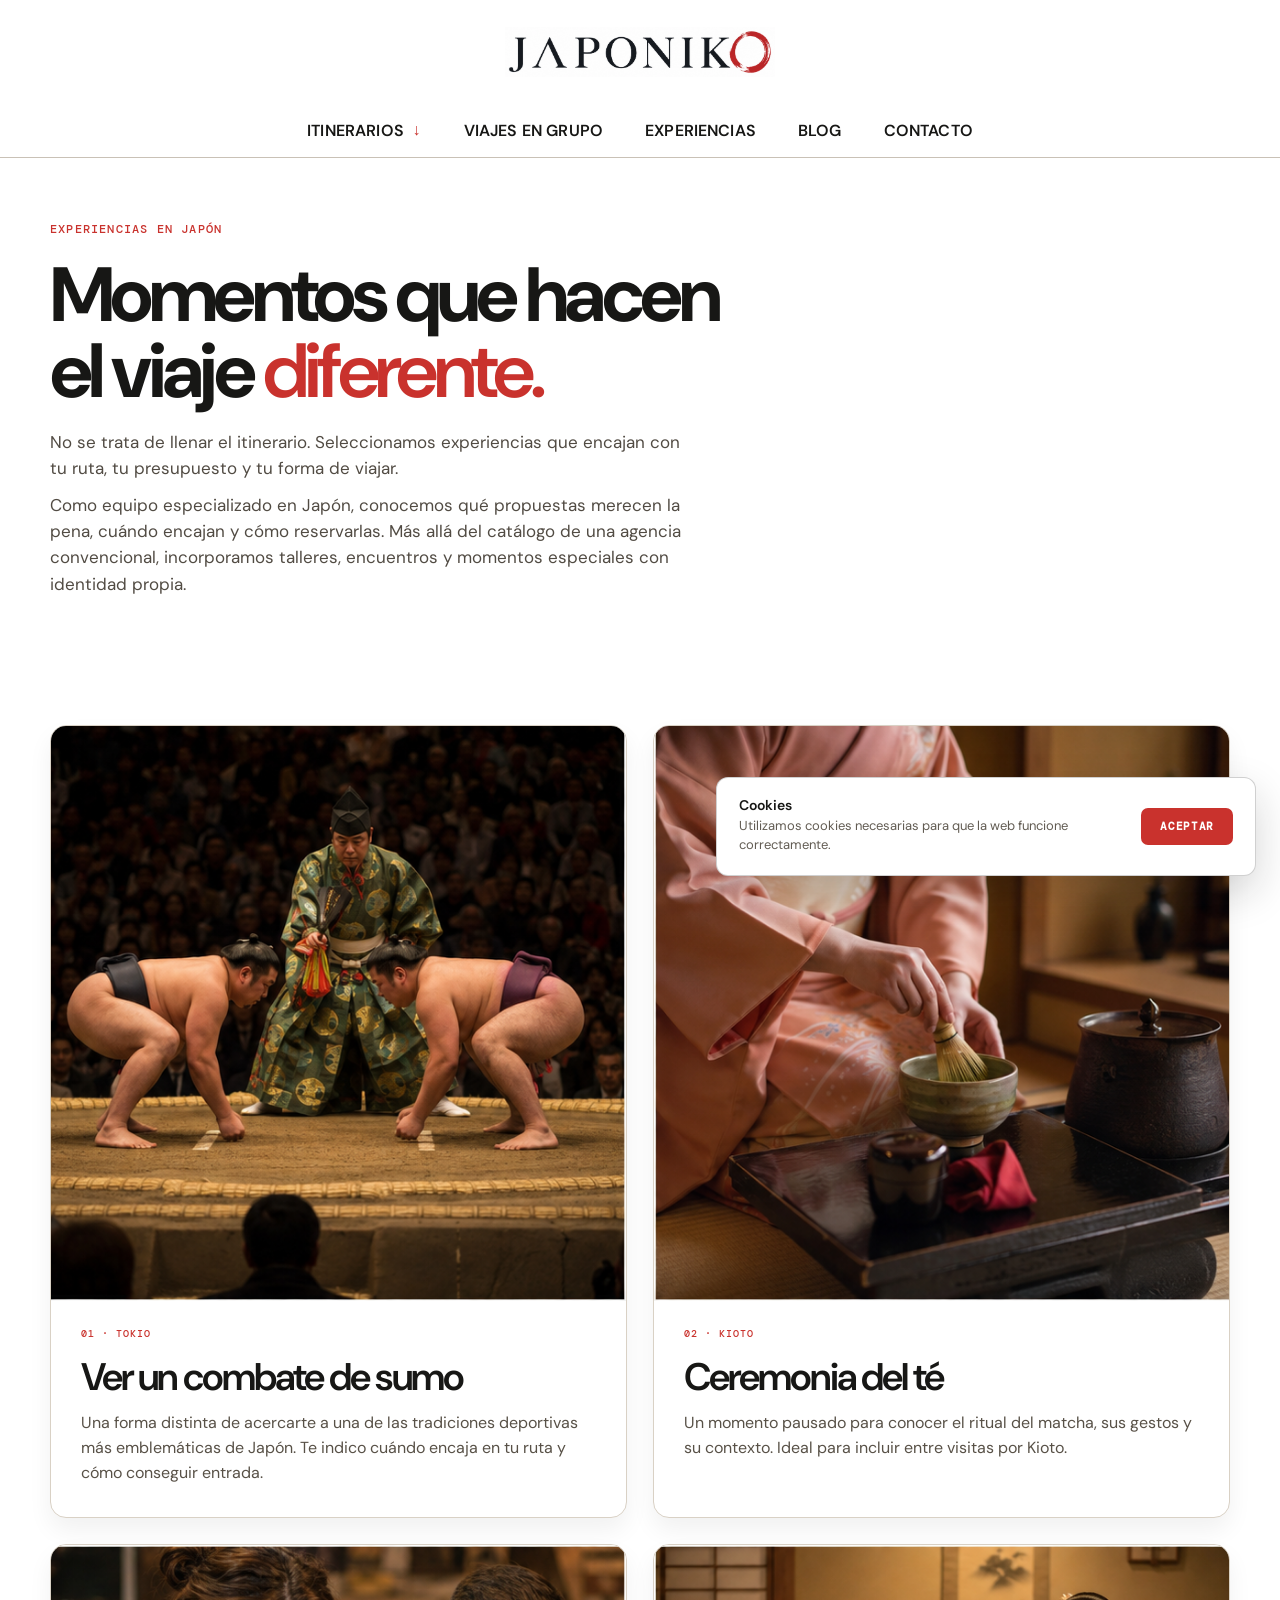
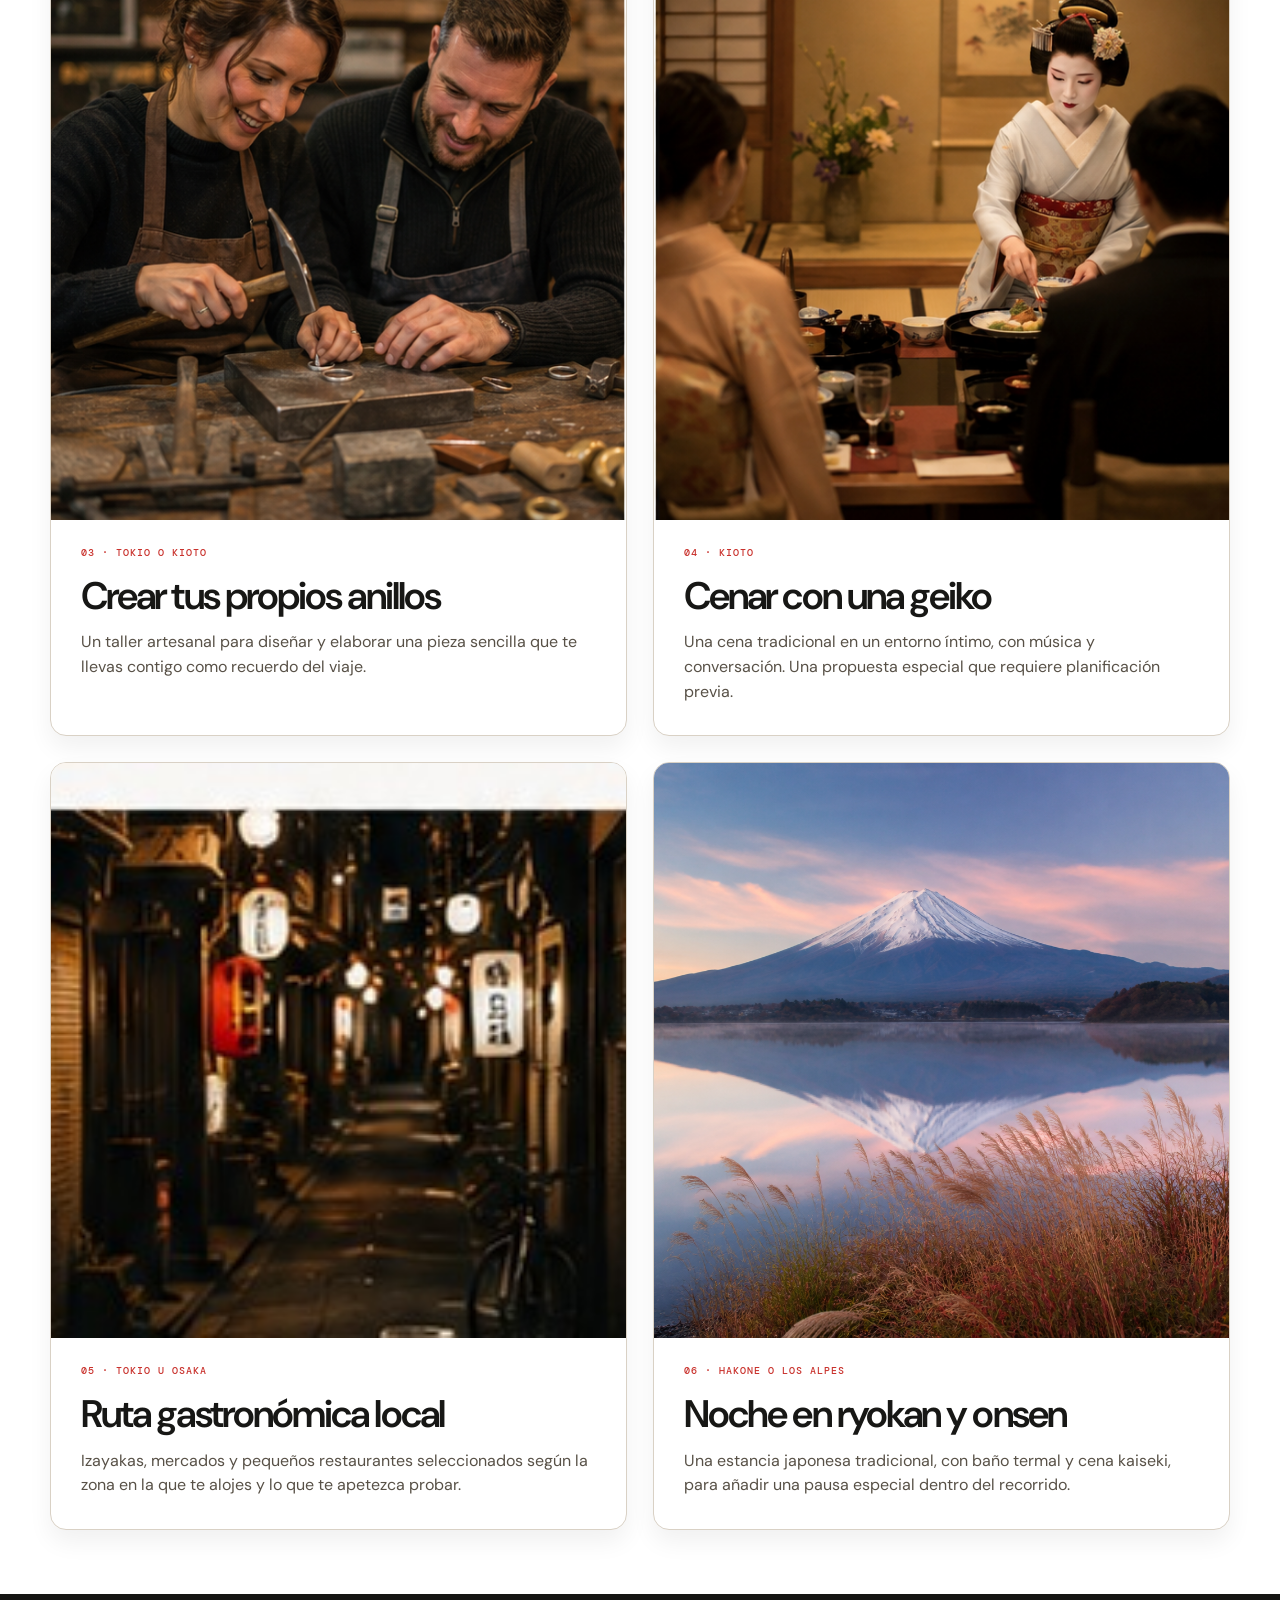
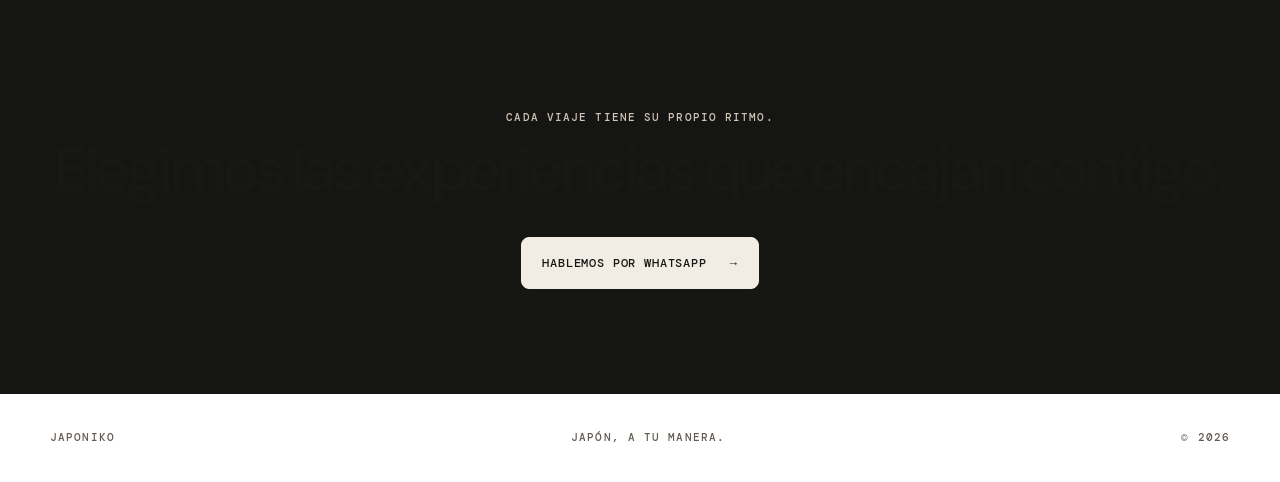
<file: experiencias.html>
<!doctype html>
<html lang="es">
<head>
  <meta charset="utf-8">
  <meta name="viewport" content="width=device-width, initial-scale=1">
  <meta name="description" content="Experiencias seleccionadas para tu viaje a Japón con Japoniko.">
  <title>Experiencias | Japoniko</title>
  <link rel="stylesheet" href="style.css">
  <script src="promo-banner.js" defer></script>
</head>
<body>
  <header class="site-header">
    <a class="logo" href="index.html" aria-label="Japoniko, inicio"><span class="logo-window"><img src="assets/images/logo-japoniko-premium.png" alt="Japoniko"></span></a>
    <nav class="header-nav"><div class="nav-dropdown"><a class="nav-trigger" href="itinerarios.html">ITINERARIOS</a><div class="nav-menu"><a href="itinerarios.html#japon-clasico">Japón clásico</a><a href="itinerarios.html#japon-tradicional">Japón tradicional</a><a href="itinerarios.html#luna-de-miel">Luna de miel</a><a href="itinerarios.html#japon-en-familia">Japón con niños</a><a href="itinerarios.html#japon-urbano">Japón urbano</a><a href="itinerarios.html#japon-naturaleza">Japón y naturaleza</a><a href="itinerarios.html#japon-tailandia">Combinado Japón y Tailandia</a><a href="itinerarios.html#japon-okinawa">Japón con Okinawa</a></div></div><a class="header-link active-link" href="experiencias.html">Experiencias</a><a class="header-link" href="blog.html">Blog</a><a class="header-link contact-button" href="contacto.html">Contacto</a></nav>
  </header>
  <main>
    <section class="experiences-hero section"><p class="section-label">EXPERIENCIAS EN JAPÓN</p><h1>Momentos que hacen<br>el viaje <em>diferente.</em></h1><div class="experiences-intro"><p>No se trata de llenar el itinerario. Seleccionamos experiencias que encajan con tu ruta, tu presupuesto y tu forma de viajar.</p><p>Como equipo especializado en Japón, conocemos qué propuestas merecen la pena, cuándo encajan y cómo reservarlas. Más allá del catálogo de una agencia convencional, incorporamos talleres, encuentros y momentos especiales con identidad propia.</p></div></section>

    <section class="experiences-grid section" aria-label="Experiencias recomendadas">
      <article class="experience-card experience-sumo"><div class="experience-photo" role="img" aria-label="Combate de sumo en Japón"></div><div class="experience-copy"><p>01 · TOKIO</p><h2>Ver un combate de sumo</h2><p>Una forma distinta de acercarte a una de las tradiciones deportivas más emblemáticas de Japón. Te indico cuándo encaja en tu ruta y cómo conseguir entrada.</p></div></article>
      <article class="experience-card experience-tea"><div class="experience-photo" role="img" aria-label="Ceremonia del té japonesa"></div><div class="experience-copy"><p>02 · KIOTO</p><h2>Ceremonia del té</h2><p>Un momento pausado para conocer el ritual del matcha, sus gestos y su contexto. Ideal para incluir entre visitas por Kioto.</p></div></article>
      <article class="experience-card experience-rings"><div class="experience-photo" role="img" aria-label="Taller de anillos en Japón"></div><div class="experience-copy"><p>03 · TOKIO O KIOTO</p><h2>Crear tus propios anillos</h2><p>Un taller artesanal para diseñar y elaborar una pieza sencilla que te llevas contigo como recuerdo del viaje.</p></div></article>
      <article class="experience-card experience-geisha"><div class="experience-photo" role="img" aria-label="Cena tradicional con geiko en Kioto"></div><div class="experience-copy"><p>04 · KIOTO</p><h2>Cenar con una geiko</h2><p>Una cena tradicional en un entorno íntimo, con música y conversación. Una propuesta especial que requiere planificación previa.</p></div></article>
      <article class="experience-card experience-food"><img src="assets/images/yokocho.jpg" alt="Calle de restaurantes en Japón"><div class="experience-copy"><p>05 · TOKIO U OSAKA</p><h2>Ruta gastronómica local</h2><p>Izayakas, mercados y pequeños restaurantes seleccionados según la zona en la que te alojes y lo que te apetezca probar.</p></div></article>
      <article class="experience-card experience-onsen"><img src="assets/images/hero-japan-fuji-lake.png" alt="Paisaje de Japón cerca del monte Fuji"><div class="experience-copy"><p>06 · HAKONE O LOS ALPES</p><h2>Noche en ryokan y onsen</h2><p>Una estancia japonesa tradicional, con baño termal y cena kaiseki, para añadir una pausa especial dentro del recorrido.</p></div></article>
    </section>

    <section class="subpage-cta"><p>Cada viaje tiene su propio ritmo.</p><h2>Elegimos las experiencias que encajan contigo.</h2><a class="button button-light" href="https://wa.me/34612221272" target="_blank" rel="noopener">Hablemos por WhatsApp <span>→</span></a></section>
  </main>
  <footer><span>JAPONIKO</span><span>Japón, a tu manera.</span><span>© 2026</span></footer>
</body>
</html>
</file>
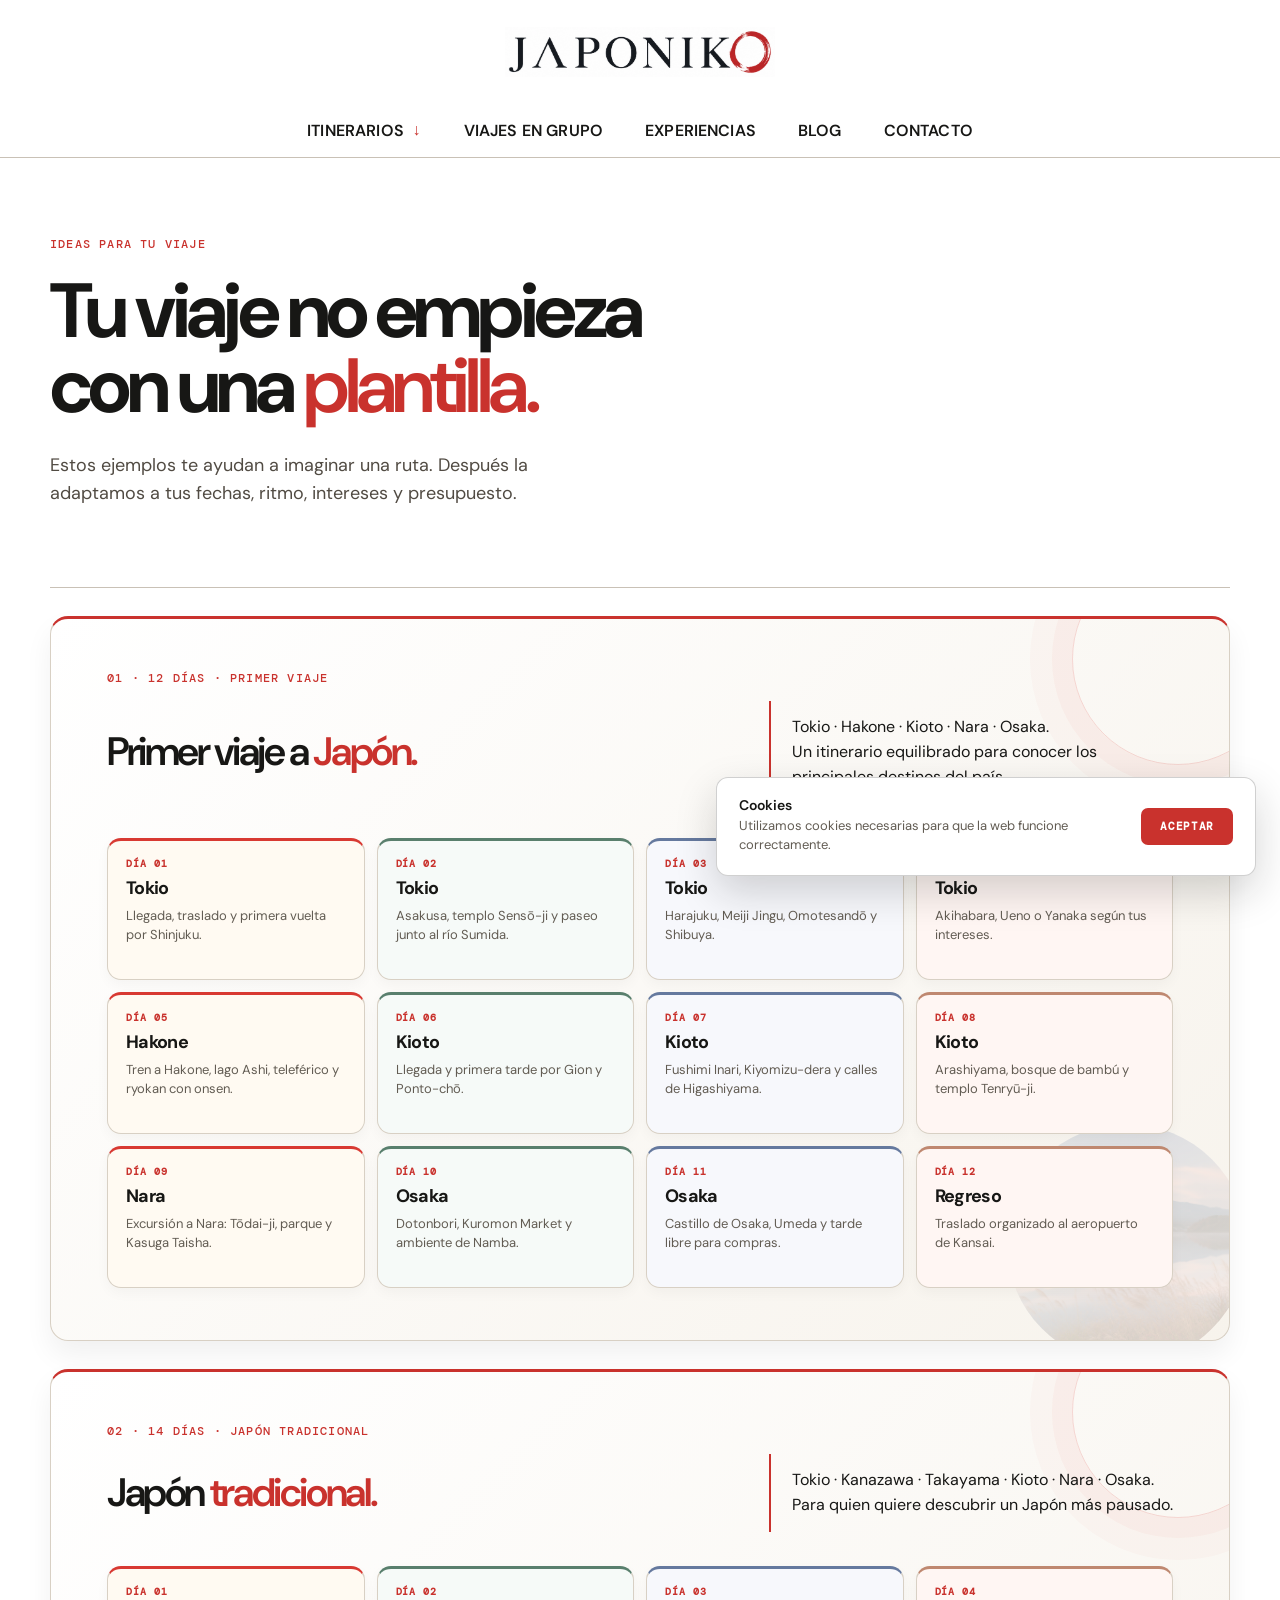
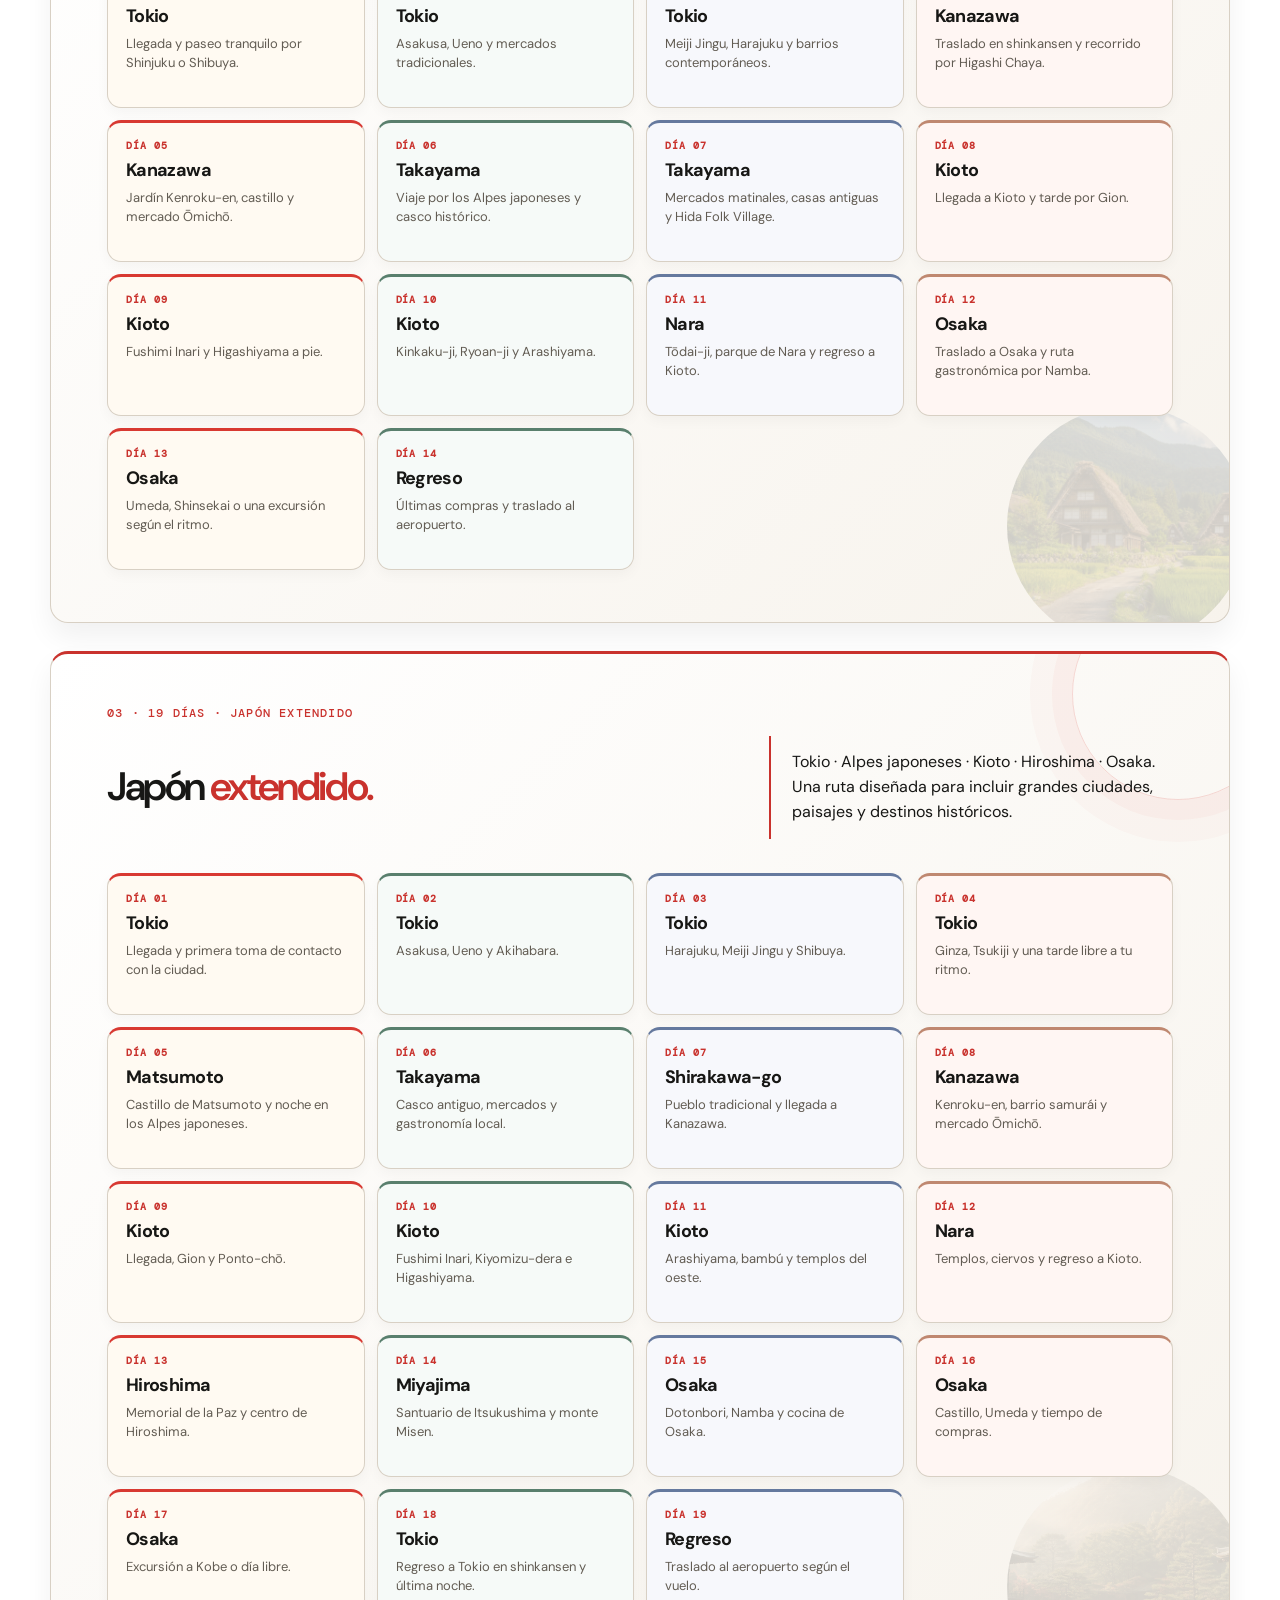
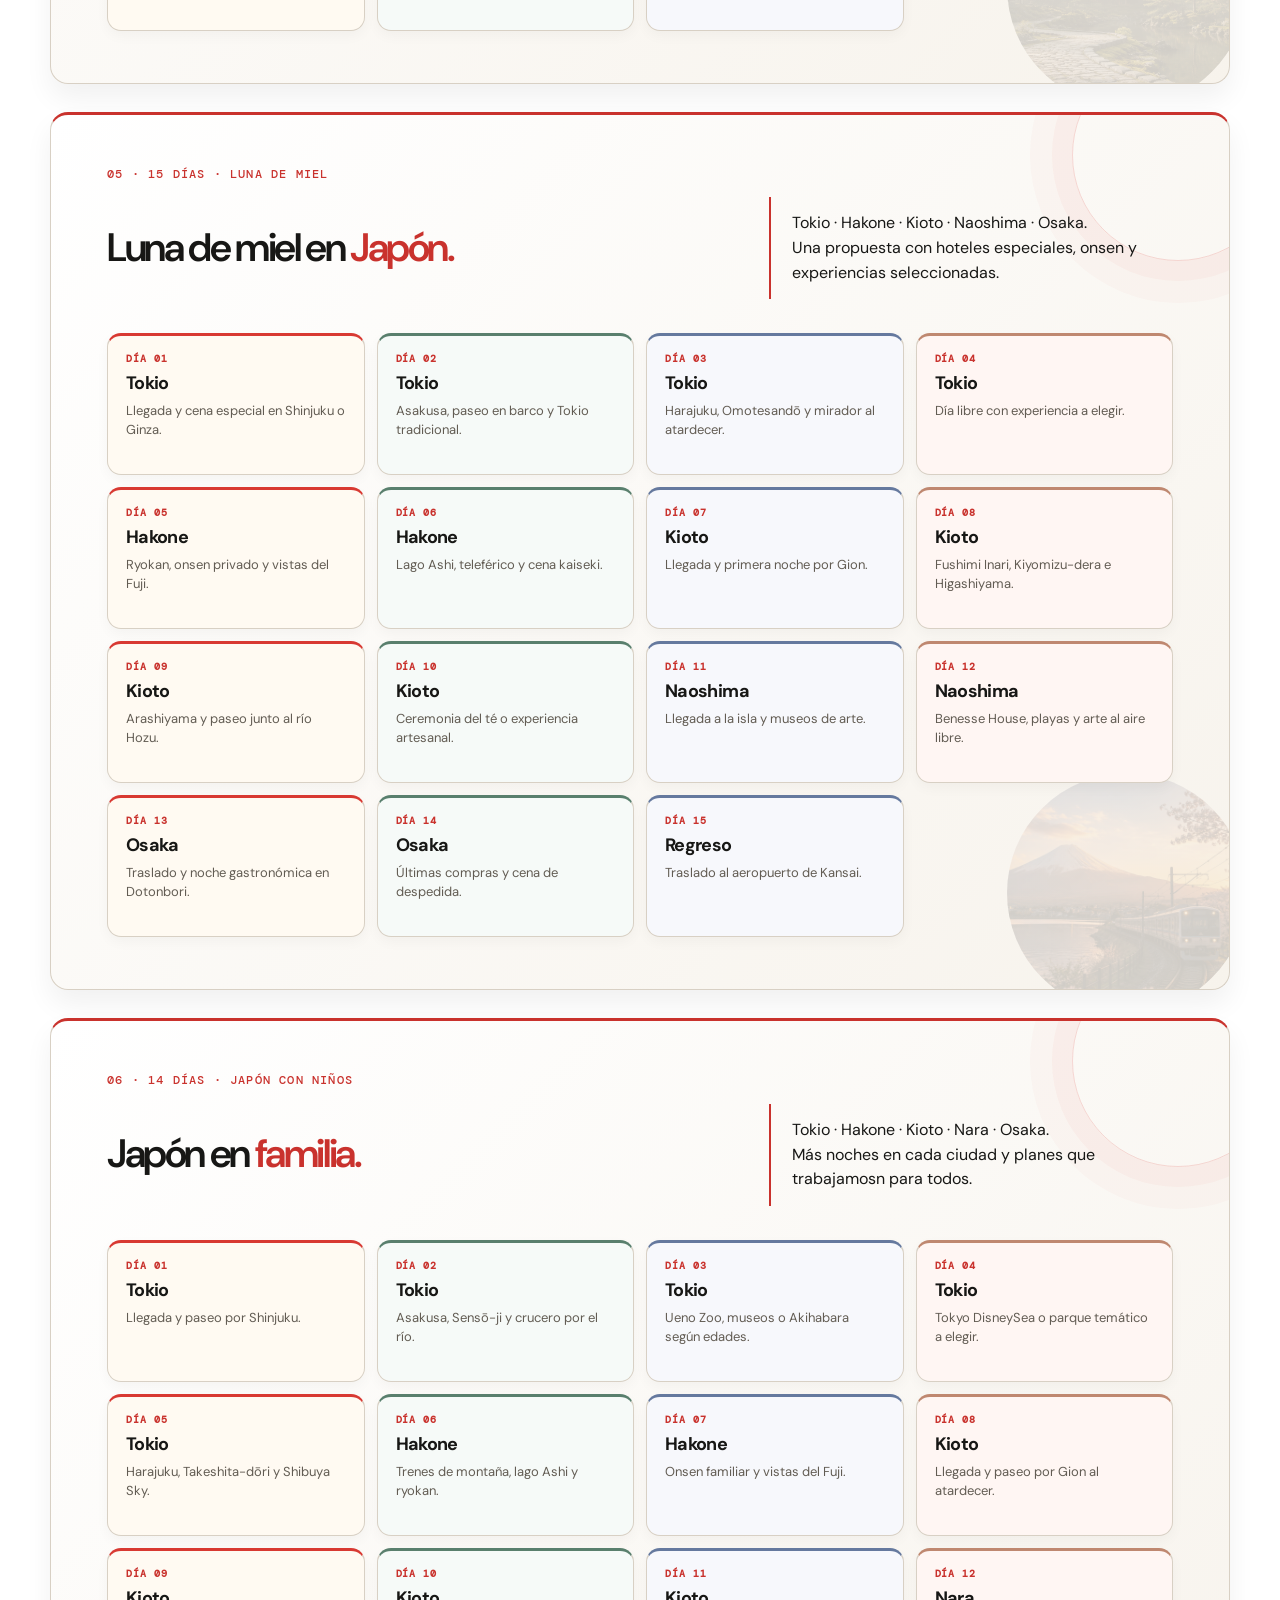
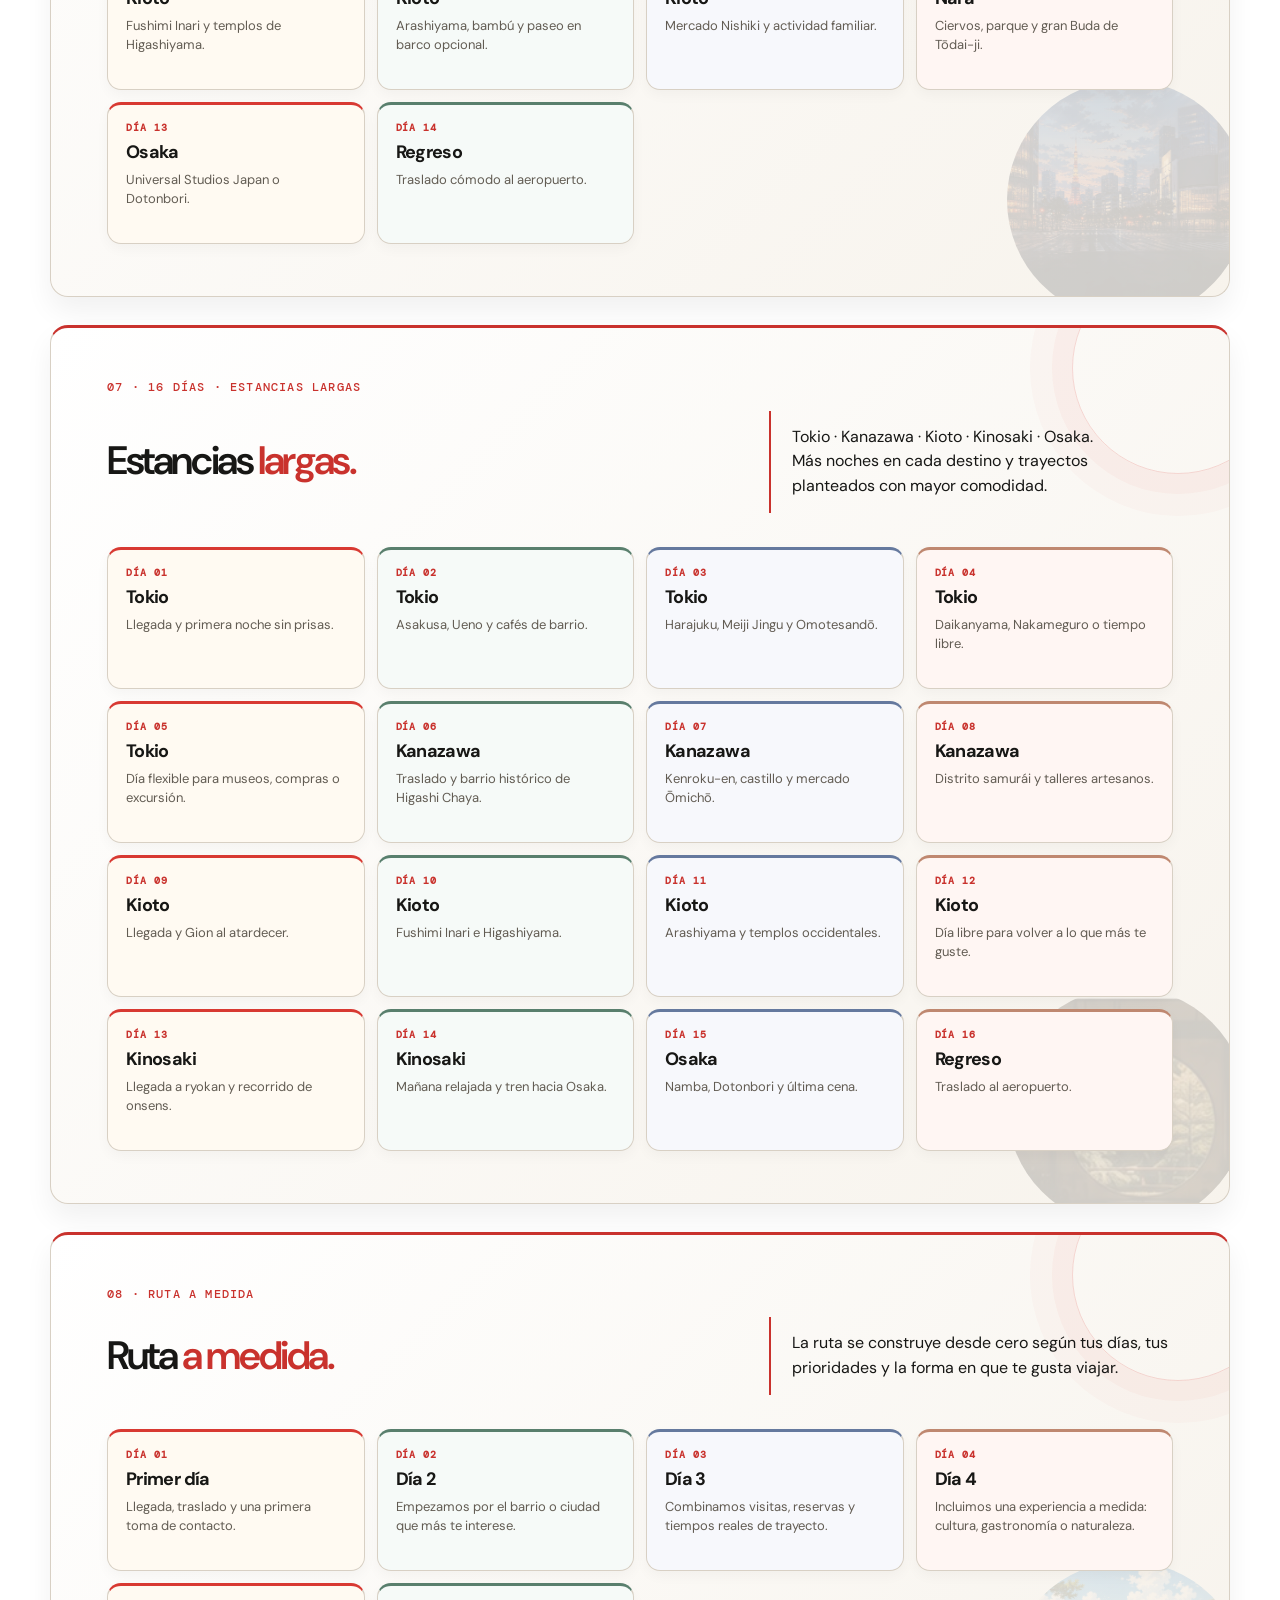
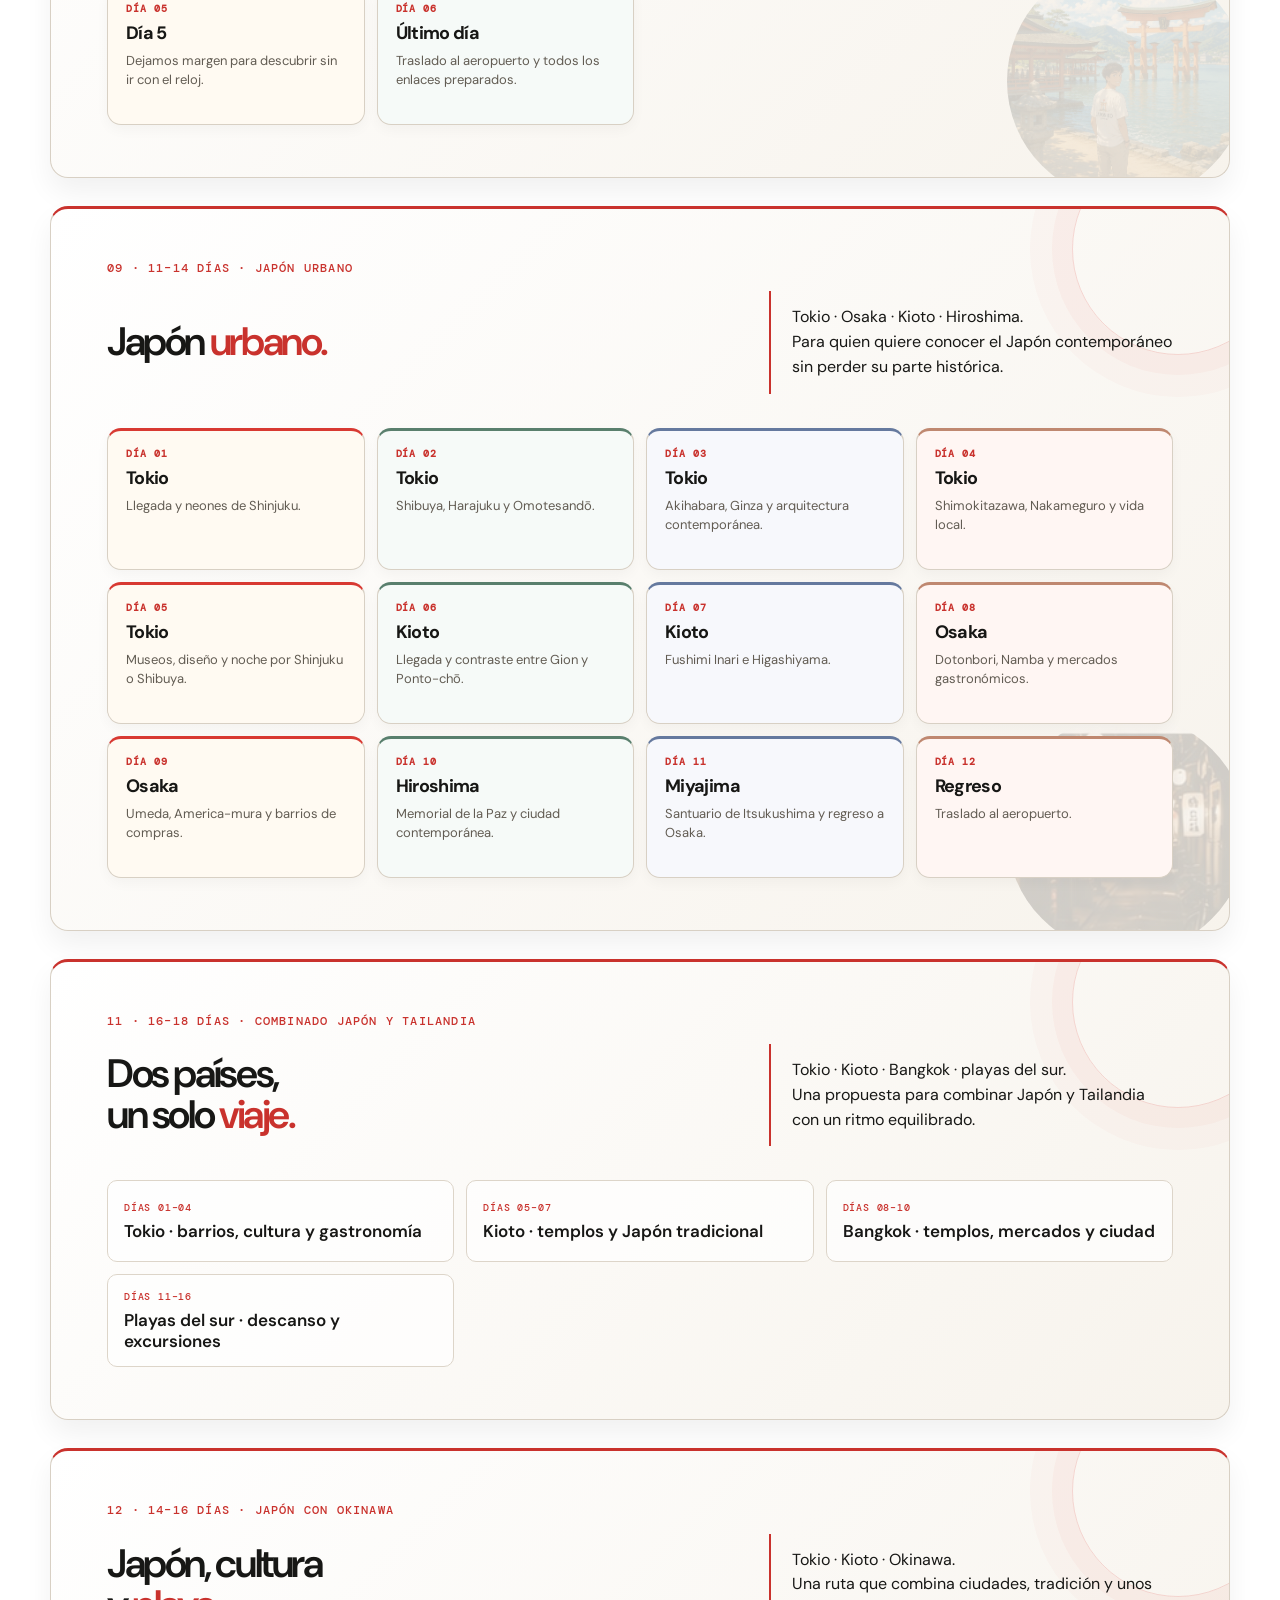
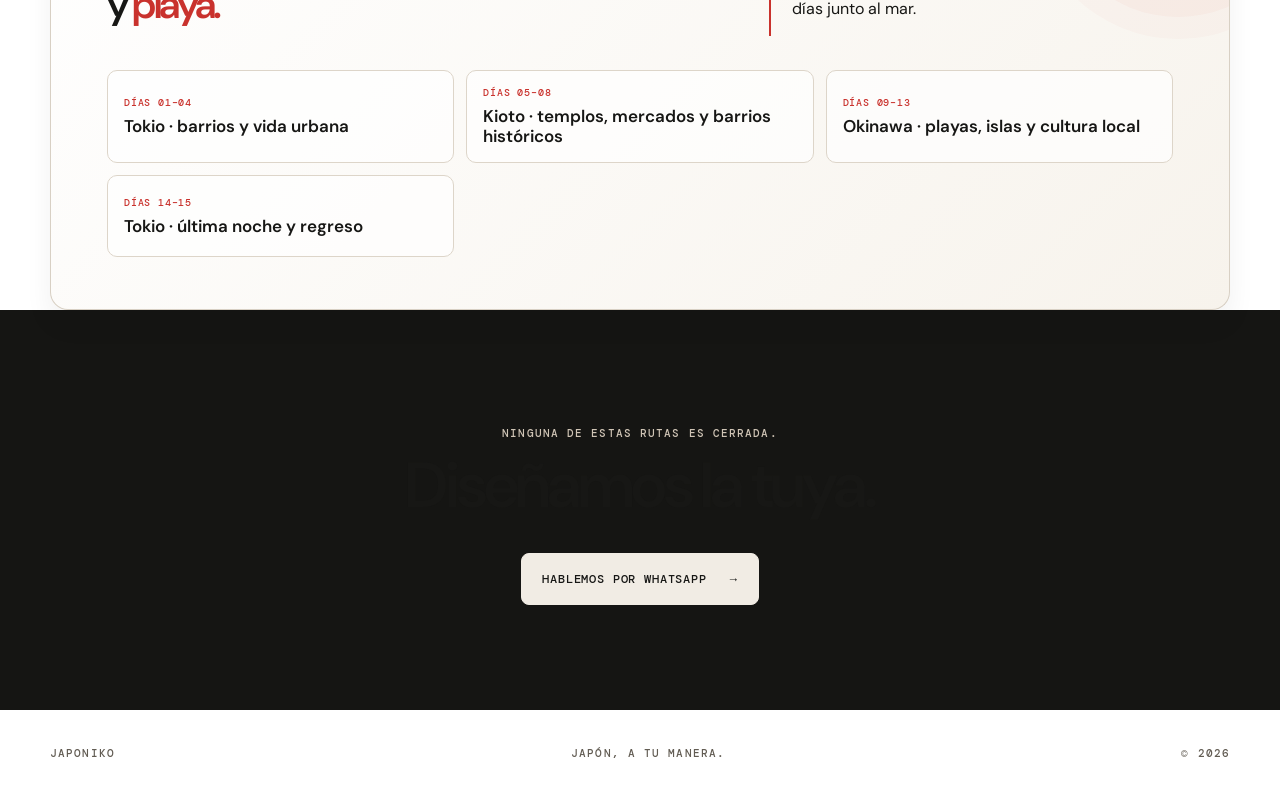
<file: itinerarios.html>
<!doctype html>
<html lang="es">
<head>
  <meta charset="utf-8">
  <meta name="viewport" content="width=device-width, initial-scale=1">
  <meta name="description" content="Ideas de itinerarios personalizados para viajar a Japón con Japoniko.">
  <title>Ideas de itinerarios | Japoniko</title>
  <link rel="stylesheet" href="style.css">
  <script src="promo-banner.js" defer></script>
  <script src="itinerary-days.js" defer></script>
</head>
<body>
  <header class="site-header">
    <a class="logo" href="index.html" aria-label="Japoniko, inicio"><span class="logo-window"><img src="assets/images/logo-japoniko-premium.png" alt="Japoniko"></span></a>
    <nav class="header-nav"><div class="nav-dropdown"><a class="nav-trigger" href="itinerarios.html">ITINERARIOS</a><div class="nav-menu"><a href="itinerarios.html#japon-clasico">Japón clásico</a><a href="itinerarios.html#japon-tradicional">Japón tradicional</a><a href="itinerarios.html#luna-de-miel">Luna de miel</a><a href="itinerarios.html#japon-en-familia">Japón con niños</a><a href="itinerarios.html#japon-urbano">Japón urbano</a><a href="itinerarios.html#japon-naturaleza">Japón y naturaleza</a><a href="itinerarios.html#japon-tailandia">Combinado Japón y Tailandia</a><a href="itinerarios.html#japon-okinawa">Japón con Okinawa</a></div></div><a class="header-link" href="experiencias.html">Experiencias</a><a class="header-link" href="blog.html">Blog</a><a class="header-link contact-button" href="contacto.html">Contacto</a></nav>
  </header>
  <main>
    <section class="subpage-hero section"><p class="section-label">IDEAS PARA TU VIAJE</p><h1>Tu viaje no empieza<br>con una <em>plantilla.</em></h1><p>Estos ejemplos te ayudan a imaginar una ruta. Después la adaptamos a tus fechas, ritmo, intereses y presupuesto.</p></section>

    <section class="itinerary section" id="japon-clasico"><div class="section-label">01 · 12 DÍAS · PRIMER VIAJE</div><div class="split-heading"><h2>Una primera ruta<br>por <em>Japón.</em></h2><p>Tokio · Hakone · Kioto · Nara · Osaka.<br>Un itinerario equilibrado para conocer los principales destinos del país.</p></div><div class="itinerary-grid"><div><b>DÍAS 01–04</b><span>Tokio · llegada, barrios y vida urbana</span></div><div><b>DÍA 05</b><span>Hakone · ryokan, onsen y vistas del Fuji</span></div><div><b>DÍAS 06–08</b><span>Kioto · templos, Gion y mercados</span></div><div><b>DÍA 09</b><span>Nara · parque, ciervos y templos</span></div><div><b>DÍAS 10–11</b><span>Osaka · gastronomía y ambiente nocturno</span></div><div><b>DÍA 12</b><span>Regreso · traslado al aeropuerto</span></div></div></section>

    <section class="itinerary section" id="japon-tradicional"><div class="section-label">02 · 14 DÍAS · JAPÓN TRADICIONAL</div><div class="split-heading"><h2>Historia, pueblos<br>y <em>paisaje.</em></h2><p>Tokio · Kanazawa · Takayama · Kioto · Nara · Osaka.<br>Para quien quiere descubrir un Japón más pausado.</p></div><div class="itinerary-grid"><div><b>DÍAS 01–03</b><span>Tokio · primera toma de contacto</span></div><div><b>DÍAS 04–05</b><span>Kanazawa · jardines, samuráis y mercado</span></div><div><b>DÍAS 06–07</b><span>Takayama · casco histórico y montaña</span></div><div><b>DÍAS 08–10</b><span>Kioto · barrios históricos y santuarios</span></div><div><b>DÍA 11</b><span>Nara · templos y parque</span></div><div><b>DÍAS 12–13</b><span>Osaka · gastronomía y despedida</span></div></div></section>

    <section class="itinerary section" id="japon-extendido"><div class="section-label">03 · 19 DÍAS · JAPÓN EXTENDIDO</div><div class="split-heading"><h2>Un recorrido completo<br>por <em>Japón.</em></h2><p>Tokio · Alpes japoneses · Kioto · Hiroshima · Osaka.<br>Una ruta diseñada para incluir grandes ciudades, paisajes y destinos históricos.</p></div><div class="itinerary-grid"><div><b>DÍAS 01–04</b><span>Tokio · barrios, museos y gastronomía</span></div><div><b>DÍAS 05–07</b><span>Alpes japoneses · pueblos y paisajes</span></div><div><b>DÍAS 08–11</b><span>Kioto · templos, mercados y experiencias</span></div><div><b>DÍA 12</b><span>Nara · visita de día</span></div><div><b>DÍAS 13–14</b><span>Hiroshima y Miyajima · memoria e isla</span></div><div><b>DÍAS 15–18</b><span>Osaka · ciudad, compras y excursiones</span></div></div></section>

    <section class="itinerary section" id="luna-de-miel"><div class="section-label">05 · 15 DÍAS · LUNA DE MIEL</div><div class="split-heading"><h2>Un viaje de novios<br>diseñado a <em>medida.</em></h2><p>Tokio · Hakone · Kioto · Naoshima · Osaka.<br>Una propuesta con hoteles especiales, onsen y experiencias seleccionadas.</p></div><div class="itinerary-grid"><div><b>DÍAS 01–04</b><span>Tokio · hotel especial y experiencias urbanas</span></div><div><b>DÍAS 05–06</b><span>Hakone · ryokan privado y onsen</span></div><div><b>DÍAS 07–10</b><span>Kioto · ceremonia, barrios y gastronomía</span></div><div><b>DÍAS 11–12</b><span>Naoshima · arte y estancia junto al mar</span></div><div><b>DÍAS 13–14</b><span>Osaka · última parada y vuelo</span></div></div></section>

    <section class="itinerary section" id="japon-en-familia"><div class="section-label">06 · 14 DÍAS · JAPÓN CON NIÑOS</div><div class="split-heading"><h2>Un itinerario para<br>viajar en <em>familia.</em></h2><p>Tokio · Hakone · Kioto · Nara · Osaka.<br>Más noches en cada ciudad y planes que trabajamosn para todos.</p></div><div class="itinerary-grid"><div><b>DÍAS 01–05</b><span>Tokio · parques, barrios y actividades familiares</span></div><div><b>DÍAS 06–07</b><span>Hakone · naturaleza, trenes y onsen</span></div><div><b>DÍAS 08–11</b><span>Kioto · visitas sencillas y tiempo libre</span></div><div><b>DÍA 12</b><span>Nara · parque y templos</span></div><div><b>DÍA 13</b><span>Osaka · ocio y gastronomía</span></div></div></section>

    <section class="itinerary section" id="japon-slow"><div class="section-label">07 · 16 DÍAS · ESTANCIAS LARGAS</div><div class="split-heading"><h2>Un itinerario con<br>más <em>continuidad.</em></h2><p>Tokio · Kanazawa · Kioto · Kinosaki · Osaka.<br>Más noches en cada destino y trayectos planteados con mayor comodidad.</p></div><div class="itinerary-grid"><div><b>DÍAS 01–05</b><span>Tokio · barrios, museos y tiempo libre</span></div><div><b>DÍAS 06–08</b><span>Kanazawa · jardines y artesanía</span></div><div><b>DÍAS 09–12</b><span>Kioto · visitas repartidas por zonas</span></div><div><b>DÍAS 13–14</b><span>Kinosaki Onsen · descanso y ryokan</span></div><div><b>DÍA 15</b><span>Osaka · última noche y salida</span></div></div></section>

    <section class="itinerary section" id="japon-a-tu-ritmo"><div class="section-label">08 · RUTA A MEDIDA</div><div class="split-heading"><h2>Un itinerario<br>personalizado.</h2><p>La ruta se construye desde cero según tus días, tus prioridades y la forma en que te gusta viajar.</p></div><div class="itinerary-grid"><div><b>PRIMER PASO</b><span>Definimos los lugares que quieres conocer</span></div><div><b>DESPUÉS</b><span>Repartimos noches y actividades</span></div><div><b>A CONTINUACIÓN</b><span>Conectamos cada etapa con lógica</span></div><div><b>RESULTADO</b><span>Recibes el plan diario listo para usar</span></div></div></section>

    <section class="itinerary section" id="japon-urbano"><div class="section-label">09 · 11–14 DÍAS · JAPÓN URBANO</div><div class="split-heading"><h2>Ciudades,<br>neón y <em>cultura.</em></h2><p>Tokio · Osaka · Kioto · Hiroshima.<br>Para quien quiere conocer el Japón contemporáneo sin perder su parte histórica.</p></div><div class="itinerary-grid"><div><b>DÍAS 01–05</b><span>Tokio · barrios, diseño y vida nocturna</span></div><div><b>DÍAS 06–07</b><span>Kioto · templos y contraste cultural</span></div><div><b>DÍAS 08–09</b><span>Osaka · compras, comida y ambiente</span></div><div><b>DÍAS 10–11</b><span>Hiroshima · historia y Miyajima</span></div></div></section>


    <section class="itinerary section" id="japon-tailandia"><div class="section-label">11 · 16–18 DÍAS · COMBINADO JAPÓN Y TAILANDIA</div><div class="split-heading"><h2>Dos países,<br>un solo <em>viaje.</em></h2><p>Tokio · Kioto · Bangkok · playas del sur.<br>Una propuesta para combinar Japón y Tailandia con un ritmo equilibrado.</p></div><div class="itinerary-grid"><div><b>DÍAS 01–04</b><span>Tokio · barrios, cultura y gastronomía</span></div><div><b>DÍAS 05–07</b><span>Kioto · templos y Japón tradicional</span></div><div><b>DÍAS 08–10</b><span>Bangkok · templos, mercados y ciudad</span></div><div><b>DÍAS 11–16</b><span>Playas del sur · descanso y excursiones</span></div></div></section>

    <section class="itinerary section" id="japon-okinawa"><div class="section-label">12 · 14–16 DÍAS · JAPÓN CON OKINAWA</div><div class="split-heading"><h2>Japón, cultura<br>y <em>playa.</em></h2><p>Tokio · Kioto · Okinawa.<br>Una ruta que combina ciudades, tradición y unos días junto al mar.</p></div><div class="itinerary-grid"><div><b>DÍAS 01–04</b><span>Tokio · barrios y vida urbana</span></div><div><b>DÍAS 05–08</b><span>Kioto · templos, mercados y barrios históricos</span></div><div><b>DÍAS 09–13</b><span>Okinawa · playas, islas y cultura local</span></div><div><b>DÍAS 14–15</b><span>Tokio · última noche y regreso</span></div></div></section>

    <section class="subpage-cta"><p>Ninguna de estas rutas es cerrada.</p><h2>Diseñamos la tuya.</h2><a class="button button-light" href="https://wa.me/34612221272" target="_blank" rel="noopener">Hablemos por WhatsApp <span>→</span></a></section>
  </main>
  <footer><span>JAPONIKO</span><span>Japón, a tu manera.</span><span>© 2026</span></footer>
</body>
</html>
</file>
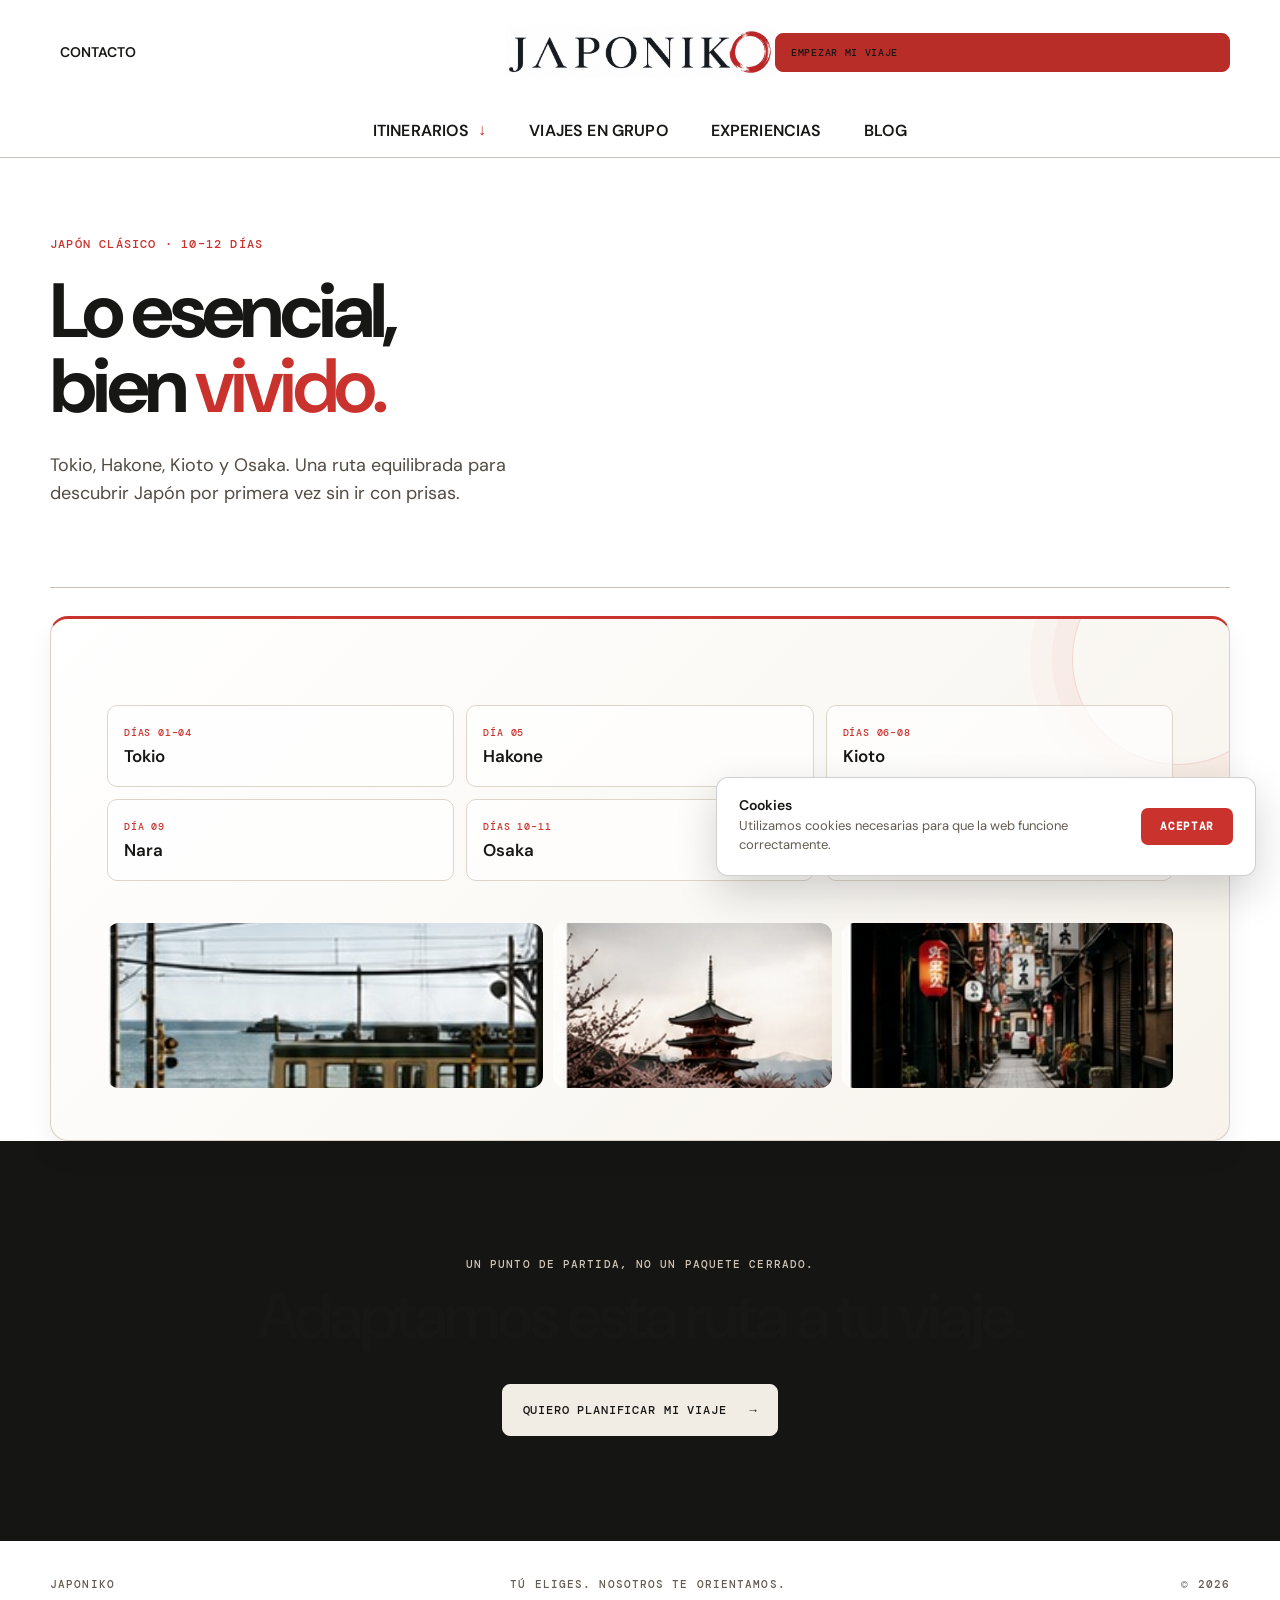
<file: japon-clasico.html>
<!doctype html><html lang="es"><head><meta charset="utf-8"><meta name="viewport" content="width=device-width, initial-scale=1"><meta name="description" content="Ejemplo de ruta Japón clásico con Japoniko."><title>Japón clásico | Japoniko</title><link rel="stylesheet" href="style.css"><script src="promo-banner.js" defer></script></head><body><header class="site-header"><a class="logo" href="index.html" aria-label="Japoniko, inicio"><span class="logo-window"><img src="assets/images/logo-japoniko-premium.png" alt="Japoniko"></span></a><nav class="header-nav"><div class="nav-dropdown"><a class="nav-trigger" href="japon-clasico.html">ITINERARIOS</a><div class="nav-menu"><a href="itinerarios.html#japon-clasico">Japón clásico</a><a href="itinerarios.html#japon-tradicional">Japón tradicional</a><a href="itinerarios.html#luna-de-miel">Luna de miel</a><a href="itinerarios.html#japon-en-familia">Japón con niños</a><a href="itinerarios.html#japon-urbano">Japón urbano</a><a href="itinerarios.html#japon-naturaleza">Japón y naturaleza</a><a href="itinerarios.html#japon-tailandia">Combinado Japón y Tailandia</a><a href="itinerarios.html#japon-okinawa">Japón con Okinawa</a></div></div><a class="header-link" href="blog.html">Blog</a></nav><a class="header-link contact-button" href="contacto.html">Contacto</a><a class="button button-small" href="index.html#planifica">Empezar mi viaje</a></header><main><section class="subpage-hero section"><p class="section-label">JAPÓN CLÁSICO · 10–12 DÍAS</p><h1>Lo esencial,<br>bien <em>vivido.</em></h1><p>Tokio, Hakone, Kioto y Osaka. Una ruta equilibrada para descubrir Japón por primera vez sin ir con prisas.</p></section><section class="itinerary section"><div class="itinerary-grid"><div><b>DÍAS 01–04</b><span>Tokio</span></div><div><b>DÍA 05</b><span>Hakone</span></div><div><b>DÍAS 06–08</b><span>Kioto</span></div><div><b>DÍA 09</b><span>Nara</span></div><div><b>DÍAS 10–11</b><span>Osaka</span></div><div><b>DÍA 12</b><span>Regreso</span></div></div><div class="mini-gallery"><img src="assets/images/tokio.jpg" alt="Tokio"><img src="assets/images/pagoda.jpg" alt="Kioto"><img src="assets/images/calle.jpg" alt="Japón tradicional"></div></section><section class="subpage-cta"><p>Un punto de partida, no un paquete cerrado.</p><h2>Adaptamos esta ruta a tu viaje.</h2><a class="button button-light" href="index.html#planifica">Quiero planificar mi viaje <span>→</span></a></section></main><footer><span>JAPONIKO</span><span>Tú eliges. Nosotros te orientamos.</span><span>© 2026</span></footer></body></html>
</file>
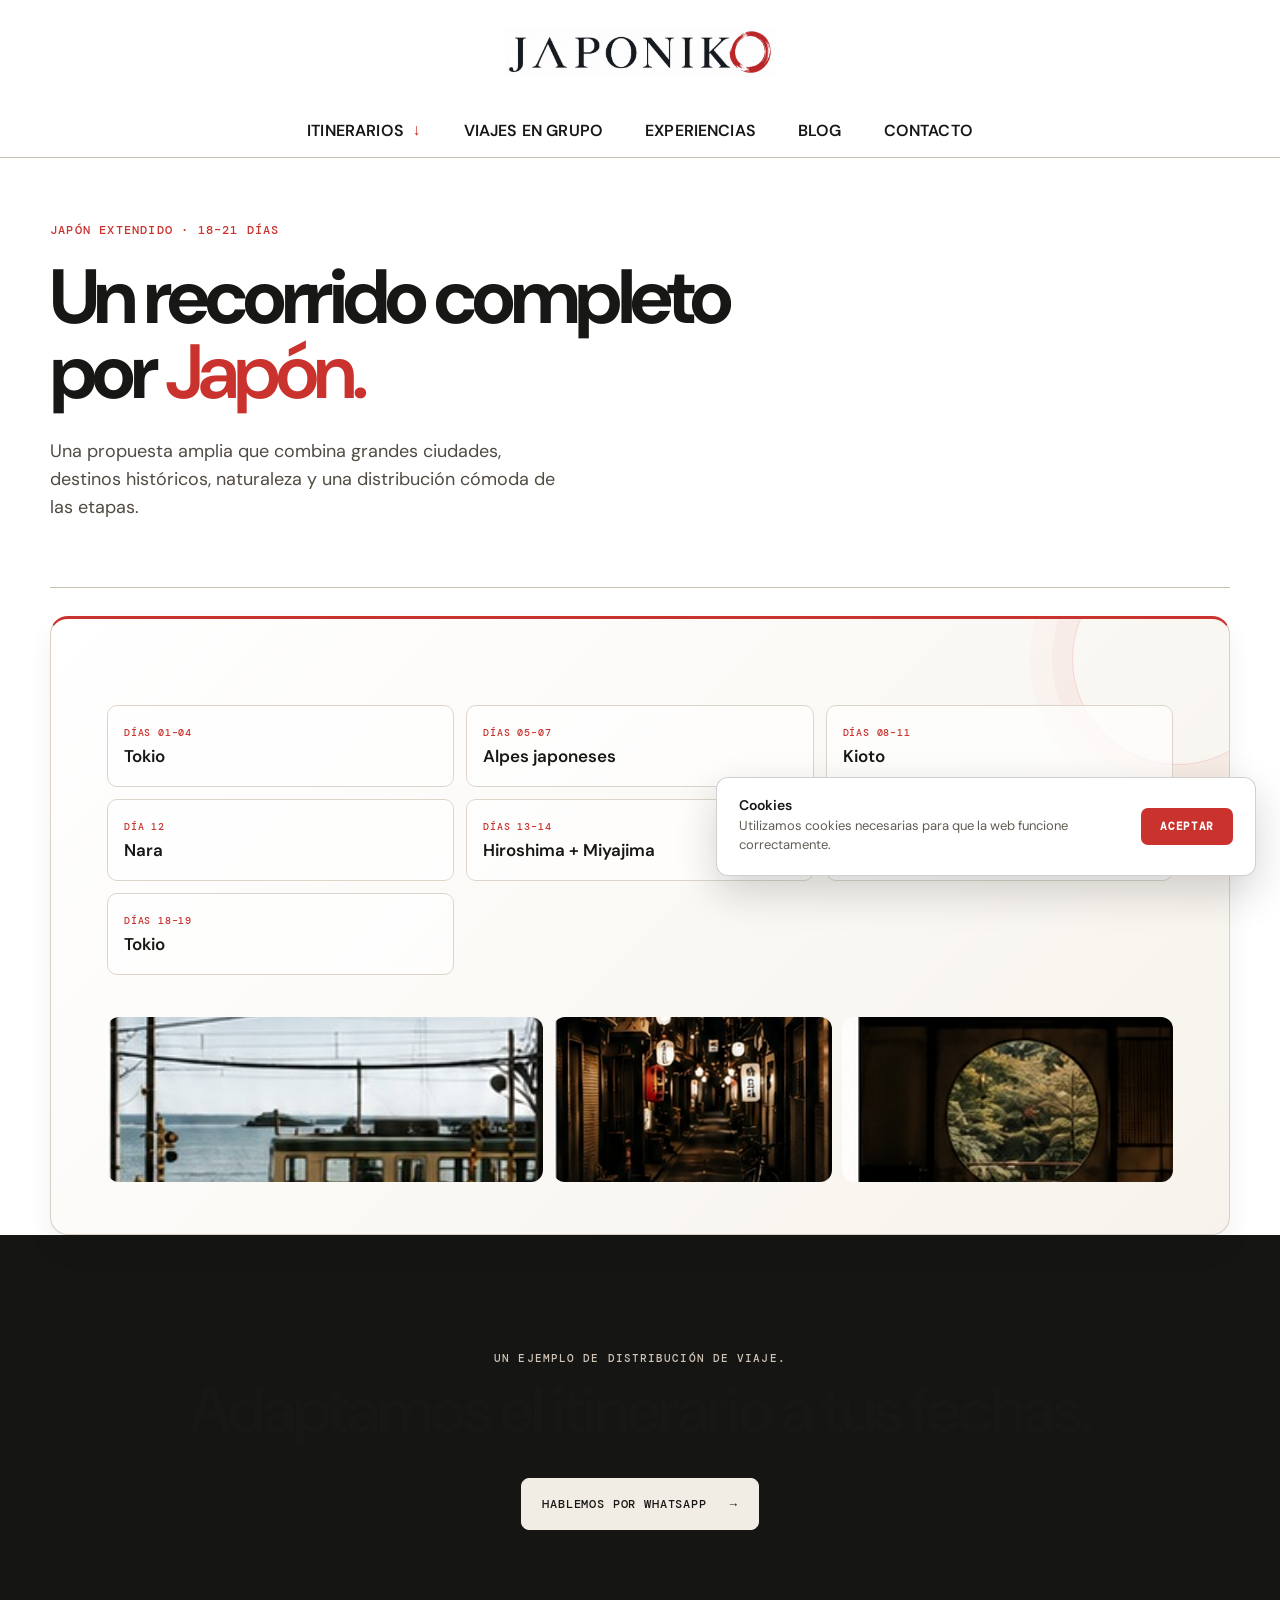
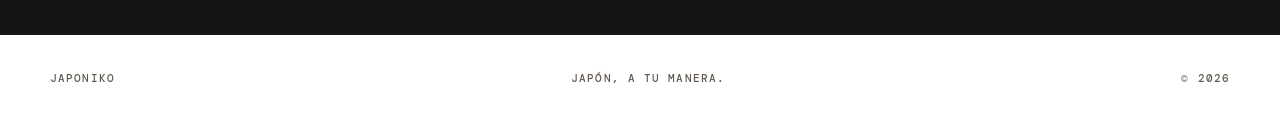
<file: japon-extendido.html>
<!doctype html>
<html lang="es">
<head><meta charset="utf-8"><meta name="viewport" content="width=device-width, initial-scale=1"><meta name="description" content="Ejemplo de itinerario extendido por Japón con Japoniko."><title>Japón extendido | Japoniko</title><link rel="stylesheet" href="style.css"><script src="promo-banner.js" defer></script></head>
<body>
  <header class="site-header"><a class="logo" href="index.html" aria-label="Japoniko, inicio"><span class="logo-window"><img src="assets/images/logo-japoniko-premium.png" alt="Japoniko"></span></a><nav class="header-nav"><div class="nav-dropdown"><a class="nav-trigger" href="itinerarios.html">ITINERARIOS</a><div class="nav-menu"><a href="itinerarios.html#japon-clasico">Japón clásico</a><a href="itinerarios.html#japon-tradicional">Japón tradicional</a><a href="itinerarios.html#luna-de-miel">Luna de miel</a><a href="itinerarios.html#japon-en-familia">Japón con niños</a><a href="itinerarios.html#japon-urbano">Japón urbano</a><a href="itinerarios.html#japon-naturaleza">Japón y naturaleza</a><a href="itinerarios.html#japon-tailandia">Combinado Japón y Tailandia</a><a href="itinerarios.html#japon-okinawa">Japón con Okinawa</a></div></div><a class="header-link" href="blog.html">Blog</a><a class="header-link contact-button" href="contacto.html">Contacto</a></nav></header>
  <main><section class="subpage-hero section"><p class="section-label">JAPÓN EXTENDIDO · 18–21 DÍAS</p><h1>Un recorrido completo<br>por <em>Japón.</em></h1><p>Una propuesta amplia que combina grandes ciudades, destinos históricos, naturaleza y una distribución cómoda de las etapas.</p></section><section class="itinerary section"><div class="itinerary-grid"><div><b>DÍAS 01–04</b><span>Tokio</span></div><div><b>DÍAS 05–07</b><span>Alpes japoneses</span></div><div><b>DÍAS 08–11</b><span>Kioto</span></div><div><b>DÍA 12</b><span>Nara</span></div><div><b>DÍAS 13–14</b><span>Hiroshima + Miyajima</span></div><div><b>DÍAS 15–17</b><span>Osaka</span></div><div><b>DÍAS 18–19</b><span>Tokio</span></div></div><div class="mini-gallery"><img src="assets/images/tokio.jpg" alt="Tokio"><img src="assets/images/yokocho.jpg" alt="Japón de noche"><img src="assets/images/jardin.jpg" alt="Jardín japonés"></div></section><section class="subpage-cta"><p>Un ejemplo de distribución de viaje.</p><h2>Adaptamos el itinerario a tus fechas.</h2><a class="button button-light" href="https://wa.me/34612221272" target="_blank" rel="noopener">Hablemos por WhatsApp <span>→</span></a></section></main>
  <footer><span>JAPONIKO</span><span>Japón, a tu manera.</span><span>© 2026</span></footer>
</body>
</html>
</file>
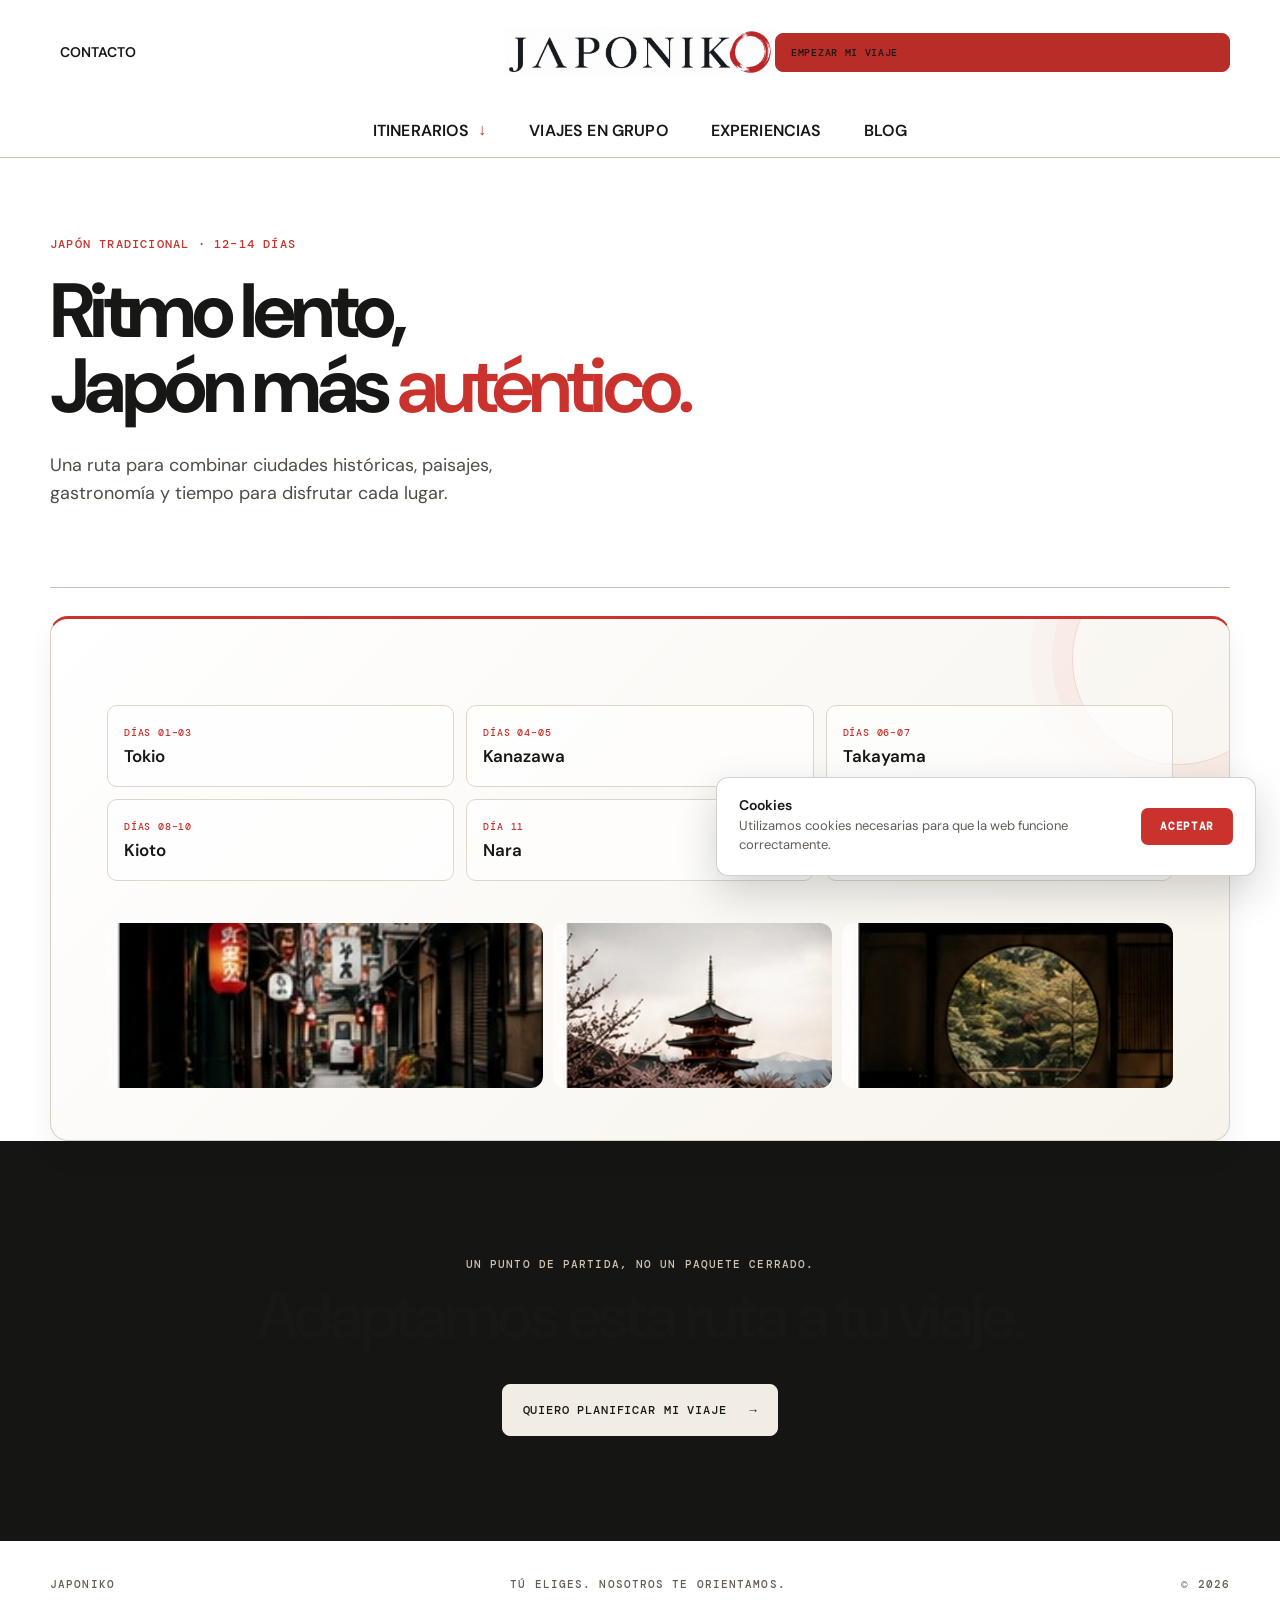
<file: japon-tradicional.html>
<!doctype html><html lang="es"><head><meta charset="utf-8"><meta name="viewport" content="width=device-width, initial-scale=1"><meta name="description" content="Ejemplo de ruta Japón tradicional con Japoniko."><title>Japón tradicional | Japoniko</title><link rel="stylesheet" href="style.css"><script src="promo-banner.js" defer></script></head><body><header class="site-header"><a class="logo" href="index.html" aria-label="Japoniko, inicio"><span class="logo-window"><img src="assets/images/logo-japoniko-premium.png" alt="Japoniko"></span></a><nav class="header-nav"><div class="nav-dropdown"><a class="nav-trigger" href="japon-clasico.html">ITINERARIOS</a><div class="nav-menu"><a href="itinerarios.html#japon-clasico">Japón clásico</a><a href="itinerarios.html#japon-tradicional">Japón tradicional</a><a href="itinerarios.html#luna-de-miel">Luna de miel</a><a href="itinerarios.html#japon-en-familia">Japón con niños</a><a href="itinerarios.html#japon-urbano">Japón urbano</a><a href="itinerarios.html#japon-naturaleza">Japón y naturaleza</a><a href="itinerarios.html#japon-tailandia">Combinado Japón y Tailandia</a><a href="itinerarios.html#japon-okinawa">Japón con Okinawa</a></div></div><a class="header-link" href="blog.html">Blog</a></nav><a class="header-link contact-button" href="contacto.html">Contacto</a><a class="button button-small" href="index.html#planifica">Empezar mi viaje</a></header><main><section class="subpage-hero section"><p class="section-label">JAPÓN TRADICIONAL · 12–14 DÍAS</p><h1>Ritmo lento,<br>Japón más <em>auténtico.</em></h1><p>Una ruta para combinar ciudades históricas, paisajes, gastronomía y tiempo para disfrutar cada lugar.</p></section><section class="itinerary section"><div class="itinerary-grid"><div><b>DÍAS 01–03</b><span>Tokio</span></div><div><b>DÍAS 04–05</b><span>Kanazawa</span></div><div><b>DÍAS 06–07</b><span>Takayama</span></div><div><b>DÍAS 08–10</b><span>Kioto</span></div><div><b>DÍA 11</b><span>Nara</span></div><div><b>DÍAS 12–13</b><span>Osaka</span></div></div><div class="mini-gallery"><img src="assets/images/calle.jpg" alt="Calle japonesa"><img src="assets/images/pagoda.jpg" alt="Templo japonés"><img src="assets/images/jardin.jpg" alt="Jardín japonés"></div></section><section class="subpage-cta"><p>Un punto de partida, no un paquete cerrado.</p><h2>Adaptamos esta ruta a tu viaje.</h2><a class="button button-light" href="index.html#planifica">Quiero planificar mi viaje <span>→</span></a></section></main><footer><span>JAPONIKO</span><span>Tú eliges. Nosotros te orientamos.</span><span>© 2026</span></footer></body></html>
</file>
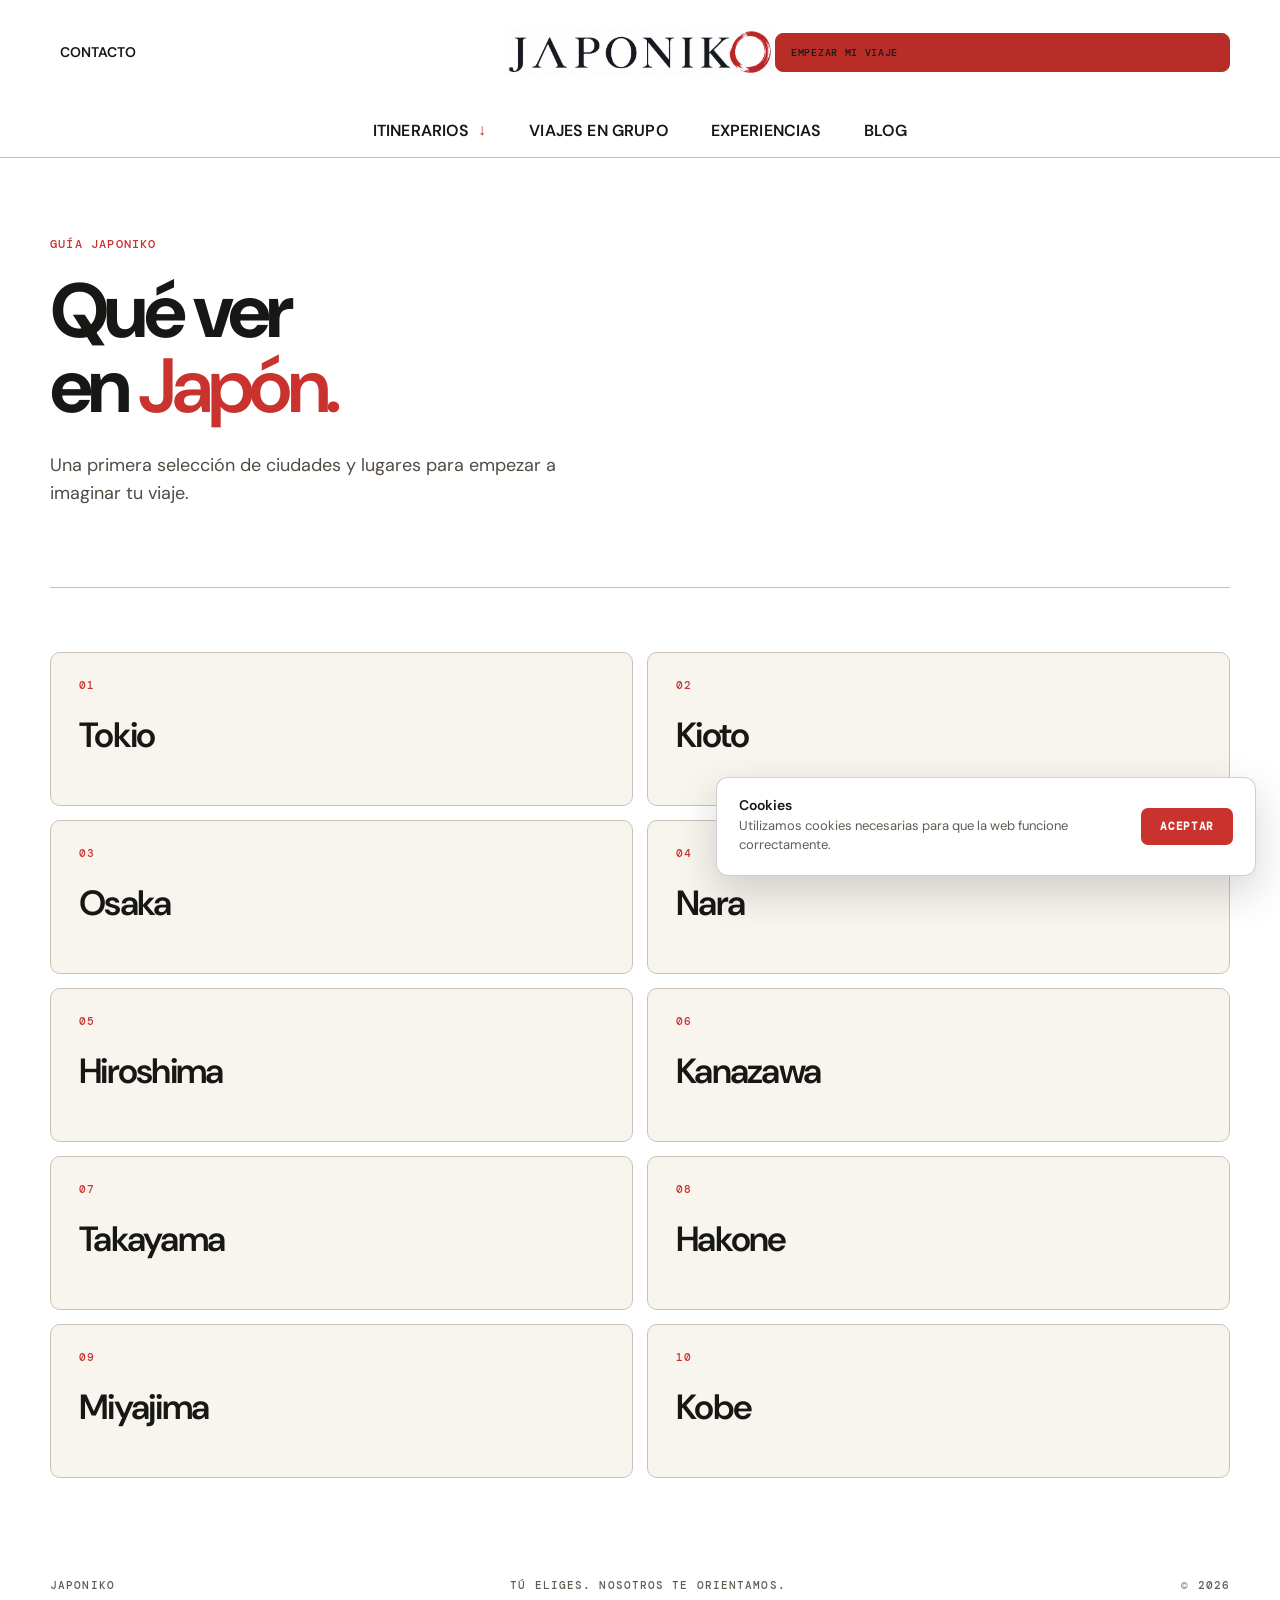
<file: que-ver-en-japon.html>
<!doctype html>
<html lang="es">
<head>
  <meta charset="utf-8">
  <meta name="viewport" content="width=device-width, initial-scale=1">
  <meta name="description" content="Ciudades imprescindibles que ver en Japón.">
  <title>Qué ver en Japón | Japoniko</title>
  <link rel="stylesheet" href="style.css">
  <script src="promo-banner.js" defer></script>
</head>
<body>
  <header class="site-header">
    <a class="logo" href="index.html" aria-label="Japoniko, inicio"><span class="logo-window"><img src="assets/images/logo-japoniko-premium.png" alt="Japoniko"></span></a>
    <nav class="header-nav"><div class="nav-dropdown"><a class="nav-trigger" href="japon-clasico.html">ITINERARIOS</a><div class="nav-menu"><a href="itinerarios.html#japon-clasico">Japón clásico</a><a href="itinerarios.html#japon-tradicional">Japón tradicional</a><a href="itinerarios.html#luna-de-miel">Luna de miel</a><a href="itinerarios.html#japon-en-familia">Japón con niños</a><a href="itinerarios.html#japon-urbano">Japón urbano</a><a href="itinerarios.html#japon-naturaleza">Japón y naturaleza</a><a href="itinerarios.html#japon-tailandia">Combinado Japón y Tailandia</a><a href="itinerarios.html#japon-okinawa">Japón con Okinawa</a></div></div><a class="header-link" href="blog.html">Blog</a></nav>
    <a class="header-link contact-button" href="contacto.html">Contacto</a><a class="button button-small" href="index.html#planifica">Empezar mi viaje</a>
  </header>
  <main>
    <section class="subpage-hero section"><p class="section-label">GUÍA JAPONIKO</p><h1>Qué ver<br>en <em>Japón.</em></h1><p>Una primera selección de ciudades y lugares para empezar a imaginar tu viaje.</p></section>
    <section class="city-guide section">
      <article id="tokio"><p>01</p><h2>Tokio</h2></article><article id="kioto"><p>02</p><h2>Kioto</h2></article><article id="osaka"><p>03</p><h2>Osaka</h2></article><article id="nara"><p>04</p><h2>Nara</h2></article><article id="hiroshima"><p>05</p><h2>Hiroshima</h2></article><article id="kanazawa"><p>06</p><h2>Kanazawa</h2></article><article id="takayama"><p>07</p><h2>Takayama</h2></article><article id="hakone"><p>08</p><h2>Hakone</h2></article><article id="miyajima"><p>09</p><h2>Miyajima</h2></article><article id="kobe"><p>10</p><h2>Kobe</h2></article>
    </section>
  </main>
  <footer><span>JAPONIKO</span><span>Tú eliges. Nosotros te orientamos.</span><span>© 2026</span></footer>
</body>
</html>
</file>
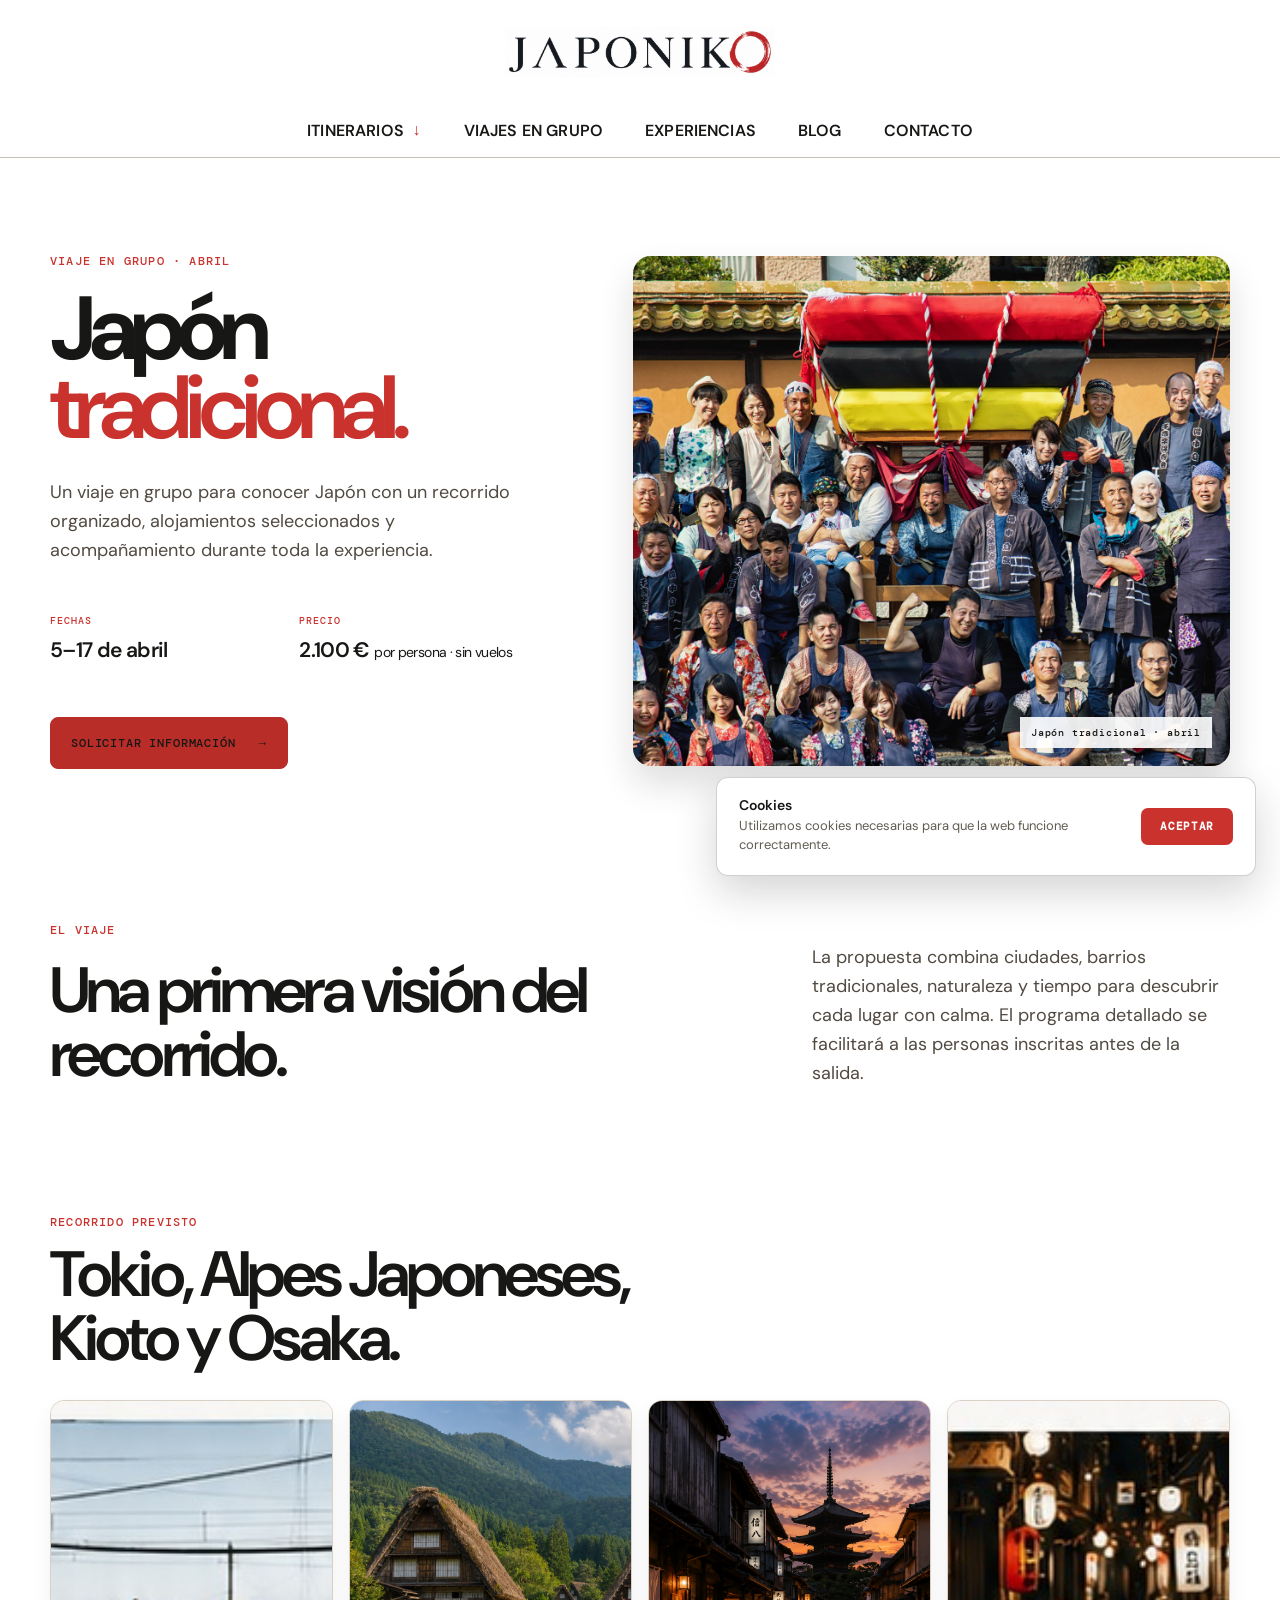
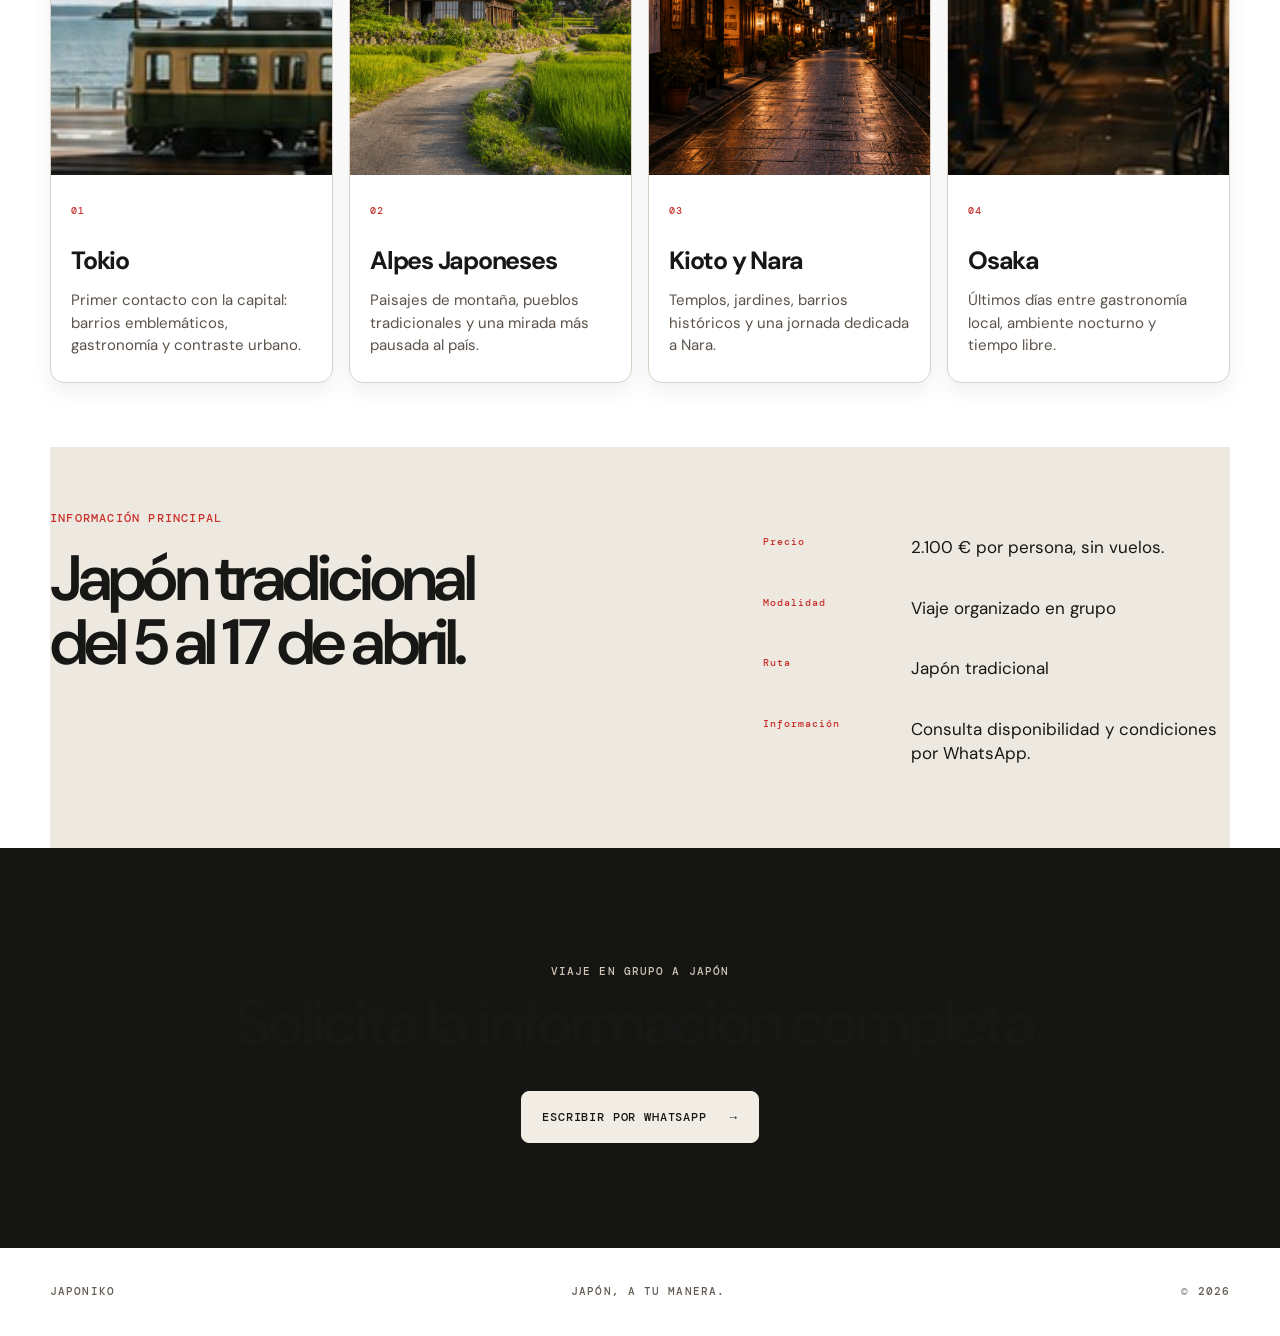
<file: viajes-en-grupo.html>
<!doctype html>
<html lang="es">
<head>
  <meta charset="utf-8">
  <meta name="viewport" content="width=device-width, initial-scale=1">
  <meta name="description" content="Viaje en grupo a Japón: Japón tradicional, del 5 al 17 de abril.">
  <title>Viaje en grupo a Japón | Japoniko</title>
  <link rel="stylesheet" href="style.css">
  <script src="promo-banner.js" defer></script>
</head>
<body>
  <header class="site-header">
    <a class="logo" href="index.html" aria-label="Japoniko, inicio"><span class="logo-window"><img src="assets/images/logo-japoniko-premium.png" alt="Japoniko"></span></a>
    <nav class="header-nav" aria-label="Navegación principal">
      
      <div class="nav-dropdown"><a class="nav-trigger" href="itinerarios.html">ITINERARIOS</a><div class="nav-menu"><a href="itinerarios.html#japon-clasico">Japón clásico</a><a href="itinerarios.html#japon-tradicional">Japón tradicional</a><a href="itinerarios.html#luna-de-miel">Luna de miel</a><a href="itinerarios.html#japon-en-familia">Japón con niños</a><a href="itinerarios.html#japon-urbano">Japón urbano</a><a href="itinerarios.html#japon-naturaleza">Japón y naturaleza</a><a href="itinerarios.html#japon-tailandia">Combinado Japón y Tailandia</a><a href="itinerarios.html#japon-okinawa">Japón con Okinawa</a></div></div>
      <a class="header-link active-link" href="viajes-en-grupo.html">Viajes en grupo</a>
      <a class="header-link" href="experiencias.html">Experiencias</a>
      <a class="header-link" href="blog.html">Blog</a>
      <a class="header-link contact-button" href="contacto.html">Contacto</a>
    </nav>
  </header>

  <main>
    <section class="group-hero">
      <div class="group-hero-copy">
        <p class="section-label">VIAJE EN GRUPO · ABRIL</p>
        <h1>Japón<br><em>tradicional.</em></h1>
        <p>Un viaje en grupo para conocer Japón con un recorrido organizado, alojamientos seleccionados y acompañamiento durante toda la experiencia.</p>
        <dl class="group-key-data">
          <div><dt>FECHAS</dt><dd>5–17 de abril</dd></div>
          <div><dt>PRECIO</dt><dd>2.100 € <small>por persona · sin vuelos</small></dd></div>
        </dl>
        <a class="button" href="https://wa.me/34612221272?text=Hola%2C%20quiero%20recibir%20informaci%C3%B3n%20sobre%20el%20viaje%20en%20grupo%20a%20Jap%C3%B3n%20del%205%20al%2017%20de%20abril." target="_blank" rel="noopener">Solicitar información <span>→</span></a>
      </div>
      <figure><img src="assets/images/viaje-grupo-matsuri.jpg" alt="Festival tradicional japonés"><figcaption>Japón tradicional · abril</figcaption></figure>
    </section>

    <section class="group-overview section">
      <div><p class="section-label">EL VIAJE</p><h2>Una primera visión del recorrido.</h2></div>
      <p>La propuesta combina ciudades, barrios tradicionales, naturaleza y tiempo para descubrir cada lugar con calma. El programa detallado se facilitará a las personas inscritas antes de la salida.</p>
    </section>

    <section class="group-route section" aria-labelledby="group-route-title">
      <div class="group-route-heading"><p class="section-label">RECORRIDO PREVISTO</p><h2 id="group-route-title">Tokio, Alpes Japoneses, Kioto y Osaka.</h2></div>
      <div class="group-route-grid">
        <article><img src="assets/images/tokio.jpg" alt="Tokio"><div><span>01</span><h3>Tokio</h3><p>Primer contacto con la capital: barrios emblemáticos, gastronomía y contraste urbano.</p></div></article>
        <article><img src="assets/images/hero-japan-shirakawago.png" alt="Pueblo tradicional de los Alpes Japoneses"><div><span>02</span><h3>Alpes Japoneses</h3><p>Paisajes de montaña, pueblos tradicionales y una mirada más pausada al país.</p></div></article>
        <article><img src="assets/images/kyoto-street.png" alt="Calle tradicional de Kioto"><div><span>03</span><h3>Kioto y Nara</h3><p>Templos, jardines, barrios históricos y una jornada dedicada a Nara.</p></div></article>
        <article><img src="assets/images/yokocho.jpg" alt="Calle gastronómica de Osaka"><div><span>04</span><h3>Osaka</h3><p>Últimos días entre gastronomía local, ambiente nocturno y tiempo libre.</p></div></article>
      </div>
    </section>

    <section class="group-details section">
      <div><p class="section-label">INFORMACIÓN PRINCIPAL</p><h2>Japón tradicional<br>del 5 al 17 de abril.</h2></div>
      <dl>
        <div><dt>Precio</dt><dd>2.100 € por persona, sin vuelos.</dd></div>
        <div><dt>Modalidad</dt><dd>Viaje organizado en grupo</dd></div>
        <div><dt>Ruta</dt><dd>Japón tradicional</dd></div>
        <div><dt>Información</dt><dd>Consulta disponibilidad y condiciones por WhatsApp.</dd></div>
      </dl>
    </section>

    <section class="subpage-cta">
      <p>Viaje en grupo a Japón</p>
      <h2>Solicita la información completa.</h2>
      <a class="button button-light" href="https://wa.me/34612221272?text=Hola%2C%20quiero%20informaci%C3%B3n%20sobre%20el%20viaje%20en%20grupo%20a%20Jap%C3%B3n." target="_blank" rel="noopener">Escribir por WhatsApp <span>→</span></a>
    </section>
  </main>
  <footer><span>JAPONIKO</span><span>Japón, a tu manera.</span><span>© 2026</span></footer>
</body>
</html>
</file>
<file: style.css>
@import url('https://fonts.googleapis.com/css2?family=DM+Mono:wght@400;500&family=DM+Sans:wght@400;500;600;700&family=Playfair+Display:ital,wght@0,500;0,600;1,500;1,600&display=swap');
.itinerary.section{position:relative;margin-top:28px;padding:52px 56px!important;border:1px solid #d8d0c4;border-top:3px solid var(--red);border-radius:18px;background:linear-gradient(135deg,#fff 0%,#f7f3ec 100%);box-shadow:0 14px 28px rgba(23,23,21,.06);overflow:hidden}.itinerary.section:after{content:'';position:absolute;right:-55px;top:-66px;width:210px;height:210px;border:1px solid rgba(216,57,50,.18);border-radius:50%;box-shadow:0 0 0 20px rgba(216,57,50,.035),0 0 0 42px rgba(216,57,50,.025);pointer-events:none}.itinerary.section .section-label{position:relative;z-index:1;margin-bottom:16px}.itinerary.section .split-heading{position:relative;z-index:1;grid-template-columns:minmax(0,1.08fr) minmax(260px,.72fr);gap:56px;align-items:center}.itinerary.section .split-heading h2{font-size:clamp(38px,4.2vw,60px);line-height:1.01}.itinerary.section .split-heading>p{max-width:430px;margin:0;padding:14px 0 14px 21px;border-left:2px solid var(--red);font-size:16px;line-height:1.55}.itinerary.section .itinerary-grid{position:relative;z-index:1;grid-template-columns:repeat(3,minmax(0,1fr));gap:12px;margin-top:34px;border:0}.itinerary.section .itinerary-grid>div{min-height:82px;padding:15px 16px;border:1px solid #ddd5c9;border-radius:10px;background:rgba(255,255,255,.7);display:flex;flex-direction:column;align-items:flex-start;justify-content:center;gap:7px;transition:transform .22s ease,border-color .22s ease,box-shadow .22s ease}.itinerary.section .itinerary-grid>div:hover{transform:translateY(-3px);border-color:rgba(216,57,50,.55);box-shadow:0 9px 16px rgba(23,23,21,.08)}.itinerary.section .itinerary-grid b{min-width:0;color:var(--red);font-size:10px;letter-spacing:.08em}.itinerary.section .itinerary-grid span{font-size:17px;font-weight:600;line-height:1.2}@media(max-width:800px){.itinerary.section{margin:18px 20px 0;padding:34px 25px!important;border-radius:14px}.itinerary.section .split-heading{grid-template-columns:1fr;gap:22px}.itinerary.section .split-heading>p{padding-left:16px}.itinerary.section .itinerary-grid{grid-template-columns:repeat(2,minmax(0,1fr));margin-top:27px}.itinerary.section:after{right:-100px;top:-95px}}@media(max-width:540px){.itinerary.section{margin:14px 14px 0;padding:30px 18px!important}.itinerary.section .itinerary-grid{grid-template-columns:1fr;gap:9px}.itinerary.section .itinerary-grid>div{min-height:68px;flex-direction:row;align-items:center;justify-content:flex-start;gap:14px}.itinerary.section .itinerary-grid span{font-size:16px}}
.experiences-hero{min-height:430px;display:flex;flex-direction:column;justify-content:center;border-bottom:1px solid var(--line)}.experiences-hero h1{font-size:clamp(52px,6vw,84px);letter-spacing:-.06em;line-height:.98;margin:0}.experiences-hero>p:last-child{max-width:590px;margin:28px 0 0;font-size:18px;line-height:1.6;color:#514b43}.experiences-grid{display:grid;grid-template-columns:repeat(2,minmax(0,1fr));gap:26px}.experience-card{overflow:hidden;border:1px solid #d9d1c5;border-radius:16px;background:#fff;box-shadow:0 12px 24px rgba(23,23,21,.06);transition:transform .28s ease,box-shadow .28s ease}.experience-card:hover{transform:translateY(-5px);box-shadow:0 19px 32px rgba(23,23,21,.12)}.experience-card>img,.experience-photo{display:block;width:100%;height:auto;aspect-ratio:1/1;object-fit:cover;background-image:url('assets/images/experiencias-japoniko-grid.png');background-size:200% 200%;background-repeat:no-repeat}.experience-sumo .experience-photo{background-position:0 0}.experience-tea .experience-photo{background-position:100% 0}.experience-rings .experience-photo{background-position:0 100%}.experience-geisha .experience-photo{background-position:100% 100%}.experience-copy{padding:27px 30px 31px}.experience-copy>p:first-child{margin:0 0 17px;color:var(--red);font:500 10px/1.2 'DM Mono',monospace;letter-spacing:.1em}.experience-copy h2{font-size:clamp(29px,3vw,39px);line-height:1.05;letter-spacing:-.05em;margin:0 0 14px}.experience-copy>p:last-child{margin:0;color:#585147;font-size:16px;line-height:1.55}@media(max-width:800px){.experiences-hero{min-height:340px}.experiences-grid{grid-template-columns:1fr;padding-top:55px!important;padding-bottom:60px!important}.experience-copy{padding:23px 22px 27px}}@media(max-width:640px){.experiences-hero{padding-top:58px!important;padding-bottom:58px!important}.experiences-hero h1{font-size:clamp(43px,12vw,56px)}.experiences-hero>p:last-child{font-size:16px}.experiences-grid{gap:18px}.experience-card{border-radius:13px}.experience-copy h2{font-size:29px}.experience-copy>p:last-child{font-size:15px}}
.site-header .nav-menu{max-height:min(70vh,430px);overflow-y:auto;overscroll-behavior:contain}

/* Viajes en grupo */
.group-hero{display:grid;grid-template-columns:minmax(0,.9fr) minmax(380px,1.1fr);gap:8%;align-items:center;max-width:var(--max);margin:0 auto;padding:96px 0 90px}.group-hero-copy h1{margin:0;font-size:clamp(62px,7vw,104px);line-height:.88;letter-spacing:-.08em}.group-hero-copy h1 em{color:var(--red)}.group-hero-copy>p:not(.section-label){max-width:500px;margin:30px 0;color:#514a42;font-size:18px;line-height:1.6}.group-hero figure{position:relative;min-height:510px;margin:0;overflow:hidden;border-radius:18px;background:#ddd5c8;box-shadow:0 18px 35px rgba(23,23,21,.14)}.group-hero figure img{display:block;width:100%;height:510px;object-fit:cover}.group-hero figcaption{position:absolute;right:18px;bottom:18px;padding:9px 11px;background:rgba(255,255,255,.9);font:500 10px 'DM Mono',monospace;letter-spacing:.08em}.group-key-data{display:grid;grid-template-columns:1fr 1fr;gap:10px;max-width:500px;margin:34px 0}.group-key-data div{padding:16px 0;border-top:1px solid var(--ink);border-bottom:1px solid var(--line)}.group-key-data dt,.group-details dt{font:500 10px 'DM Mono',monospace;letter-spacing:.1em;color:var(--red)}.group-key-data dd{margin:8px 0 0;font-size:21px;font-weight:600;letter-spacing:-.03em}.group-key-data small{font-size:14px;font-weight:400}.group-overview{display:grid;grid-template-columns:minmax(0,1fr) minmax(280px,.65fr);gap:10%;align-items:end;border-top:1px solid var(--line);border-bottom:1px solid var(--line)}.group-overview h2,.group-route-heading h2,.group-details h2{margin:0;font-size:clamp(42px,5vw,70px);line-height:1;letter-spacing:-.06em}.group-overview>p{max-width:450px;margin:0;color:#514a42;font-size:18px;line-height:1.6}.group-route{padding-top:92px!important;padding-bottom:96px!important}.group-route-heading{display:grid;grid-template-columns:minmax(0,1fr) minmax(260px,.55fr);gap:9%;margin-bottom:42px}.group-route-heading .section-label{grid-column:1/-1;margin:0}.group-route-grid{display:grid;grid-template-columns:repeat(4,minmax(0,1fr));gap:16px}.group-route-grid article{overflow:hidden;border:1px solid #d9d1c5;border-radius:14px;background:#fff;box-shadow:0 10px 22px rgba(23,23,21,.06)}.group-route-grid img{display:block;width:100%;aspect-ratio:3/4;object-fit:cover}.group-route-grid article>div{padding:21px 20px 25px}.group-route-grid span{color:var(--red);font:500 10px 'DM Mono',monospace;letter-spacing:.09em}.group-route-grid h3{margin:20px 0 10px;font-size:25px;letter-spacing:-.05em}.group-route-grid p{margin:0;color:#5b534a;font-size:15px;line-height:1.5}.group-details{display:grid;grid-template-columns:minmax(0,1fr) minmax(280px,.8fr);gap:11%;align-items:start;background:#eee9e0}.group-details dl{margin:6px 0 0;border-top:1px solid #bdb5aa}.group-details dl div{display:grid;grid-template-columns:130px 1fr;gap:18px;padding:18px 0;border-bottom:1px solid #cfc6ba}.group-details dd{margin:0;font-size:17px;line-height:1.45}@media(max-width:900px){.group-hero{padding-left:25px;padding-right:25px;grid-template-columns:1fr 1fr;gap:38px}.group-hero figure,.group-hero figure img{min-height:430px;height:430px}.group-route-grid{grid-template-columns:repeat(2,minmax(0,1fr))}.group-overview,.group-route,.group-details{padding-left:25px!important;padding-right:25px!important}}@media(max-width:640px){.group-hero{grid-template-columns:1fr;padding:55px 22px 62px}.group-hero figure{grid-row:1;min-height:310px}.group-hero figure img{height:310px;min-height:0}.group-hero-copy h1{font-size:clamp(54px,15vw,76px)}.group-hero-copy>p:not(.section-label),.group-overview>p{font-size:16px}.group-key-data{margin:27px 0}.group-key-data dd{font-size:18px}.group-overview,.group-details{grid-template-columns:1fr;gap:28px;padding:58px 22px!important}.group-route{padding:60px 22px!important}.group-route-heading{grid-template-columns:1fr;gap:18px;margin-bottom:28px}.group-route-grid{grid-template-columns:1fr;gap:13px}.group-route-grid article{display:grid;grid-template-columns:125px 1fr}.group-route-grid img{height:100%;aspect-ratio:auto}.group-route-grid article>div{padding:18px}.group-route-grid h3{margin:13px 0 7px;font-size:22px}.group-route-grid p{font-size:14px}.group-details dl div{grid-template-columns:105px 1fr;gap:12px}.group-details dd{font-size:15px}}

/* El archivo del logo se ha ajustado al área visible para conservar nitidez. */
.site-header .logo{width:320px!important}.site-header .logo-window{width:320px!important}@media(max-width:640px){.site-header .logo,.site-header .logo-window{width:205px!important}}

/* Acceso directo a WhatsApp en la franja de contacto. */
.quick-whatsapp{background:#25d366!important}.quick-whatsapp:hover{background:#168b45!important}

/* Mosaico principal: imágenes más grandes y proporciones cuadradas. */
main .hero{grid-template-columns:minmax(0,.92fr) minmax(0,1.08fr)!important;gap:5%!important}
main .hero .hero-art.hero-mosaic{
  width:100%;
  align-self:center;
  justify-self:end;
  display:grid!important;
  grid-template-columns:repeat(3,minmax(0,1fr));
  grid-template-rows:repeat(3,minmax(0,1fr));
  height:auto!important;
  aspect-ratio:1 / 1!important;
  gap:14px;
}
main .hero .hero-art.hero-mosaic .mosaic-large{grid-column:1 / span 2;grid-row:1 / span 2}
main .hero .hero-art.hero-mosaic .mosaic-neon{grid-column:3;grid-row:1}
main .hero .hero-art.hero-mosaic .mosaic-fuji{grid-column:3;grid-row:2}
main .hero .hero-art.hero-mosaic .mosaic-lanterns{grid-column:1;grid-row:3}
main .hero .hero-art.hero-mosaic .mosaic-tokyo{grid-column:2;grid-row:3}

@media(max-width:800px){
  main .hero .hero-art.hero-mosaic{justify-self:stretch;aspect-ratio:1 / 1!important;gap:8px}
}

/* Resumen día a día de las rutas. */
.daily-itinerary{position:relative;z-index:1;display:grid;grid-template-columns:repeat(4,minmax(0,1fr));gap:12px;margin-top:34px}
.daily-card{min-height:142px;padding:18px;border:1px solid #d8d0c4;border-radius:14px;background:rgba(255,255,255,.78);display:flex;flex-direction:column;gap:9px;box-shadow:0 5px 13px rgba(23,23,21,.035);transition:transform .2s ease,box-shadow .2s ease,border-color .2s ease}
.daily-card:hover{transform:translateY(-3px);border-color:rgba(216,57,50,.55);box-shadow:0 10px 18px rgba(23,23,21,.08)}
.daily-card__day{color:var(--red);font:600 10px/1 'DM Mono',monospace;letter-spacing:.09em}
.daily-card h3{margin:0;font-size:18px;line-height:1.12;letter-spacing:-.035em}
.daily-card p{margin:0;color:#625c53;font-size:13px;line-height:1.45}
.itinerary.section.daily-ready .itinerary-grid{display:none}
@media(max-width:960px){.daily-itinerary{grid-template-columns:repeat(3,minmax(0,1fr))}}
@media(max-width:700px){.daily-itinerary{grid-template-columns:repeat(2,minmax(0,1fr));gap:9px;margin-top:28px}.daily-card{min-height:128px;padding:15px}.daily-card h3{font-size:17px}}
@media(max-width:440px){.daily-itinerary{grid-template-columns:1fr}.daily-card{min-height:auto}}

/* Color y fotografía decorativa en los ejemplos de itinerario. */
.itinerary.section.daily-ready:before{content:'';position:absolute;right:-18px;bottom:-24px;width:240px;height:240px;background:var(--route-image) center/cover no-repeat;opacity:.16;filter:saturate(.9);border-radius:50%;pointer-events:none}
.itinerary.section.daily-ready .daily-card:nth-child(4n + 1){background:#fffaf2;border-top:3px solid #d83932}
.itinerary.section.daily-ready .daily-card:nth-child(4n + 2){background:#f6faf8;border-top:3px solid #597f6d}
.itinerary.section.daily-ready .daily-card:nth-child(4n + 3){background:#f7f8fc;border-top:3px solid #65799e}
.itinerary.section.daily-ready .daily-card:nth-child(4n){background:#fff6f3;border-top:3px solid #bf8870}
#japon-clasico{--route-image:url('assets/images/hero-japan-fuji-lake.png')}
#japon-tradicional{--route-image:url('assets/images/hero-japan-shirakawago.png')}
#japon-extendido{--route-image:url('assets/images/japan-temple-garden-banner.png')}
#japon-en-10-dias{--route-image:url('assets/images/hero-shibuya.png')}
#luna-de-miel{--route-image:url('assets/images/fuji-sakura.png')}
#japon-en-familia{--route-image:url('assets/images/city-tokio-animation.png')}
#japon-slow{--route-image:url('assets/images/jardin.jpg')}
#japon-a-tu-ritmo{--route-image:url('assets/images/hero-torii.png')}
#japon-urbano{--route-image:url('assets/images/yokocho.jpg')}
#japon-naturaleza{--route-image:url('assets/images/city-hakone-animation.png')}
@media(max-width:700px){.itinerary.section.daily-ready:before{width:170px;height:170px;opacity:.12}}
.trip-styles .trip-styles-grid{cursor:grab;user-select:none}.trip-styles .trip-styles-grid.is-dragging{cursor:grabbing}.trip-carousel-controls{display:flex;align-items:center;justify-content:flex-end;gap:10px;margin-top:20px}.trip-carousel-controls span{margin-right:8px;color:#6a6257;font:500 10px/1 'DM Mono',monospace;letter-spacing:.08em;text-transform:uppercase}.trip-carousel-controls button{display:grid;place-items:center;width:38px;height:38px;border:1px solid var(--ink);border-radius:50%;background:#fff;color:var(--ink);font:400 21px/1 'DM Sans',sans-serif;cursor:pointer;transition:background .2s ease,color .2s ease,transform .2s ease}.trip-carousel-controls button:hover,.trip-carousel-controls button:focus-visible{background:var(--red);border-color:var(--red);color:#fff;transform:translateY(-2px);outline:none}@media(max-width:640px){.trip-carousel-controls{justify-content:center;margin-top:18px}.trip-carousel-controls span{font-size:9px}}
.how-intro{display:grid;grid-template-columns:minmax(0,1fr) minmax(0,.88fr);gap:8%;align-items:center;padding-top:84px!important;padding-bottom:92px!important}.how-intro h1{font-size:clamp(51px,5.8vw,80px);letter-spacing:-.065em;line-height:.98;margin:0}.how-intro>div>p:not(.section-label){max-width:535px;margin:28px 0 31px;font-size:18px;line-height:1.6;color:#4d463e}.how-intro figure{margin:0;min-height:420px;overflow:hidden;border-radius:16px;background:#e1dbd0;box-shadow:0 17px 32px rgba(23,23,21,.12)}.how-intro figure img{display:block;width:100%;height:100%;object-fit:cover}.how-context{padding-top:76px!important;padding-bottom:74px!important;border-top:1px solid var(--line);border-bottom:1px solid var(--line)}.how-context .split-heading{grid-template-columns:minmax(0,1.05fr) minmax(280px,.72fr);gap:8%}.how-context h2,.how-section-heading h2,.how-expertise h2{font-size:clamp(42px,5vw,68px);line-height:1;letter-spacing:-.06em}.how-includes{padding-top:84px!important;padding-bottom:88px!important}.how-section-heading{display:grid;grid-template-columns:minmax(0,1fr) minmax(260px,.64fr);column-gap:9%;align-items:end}.how-section-heading .section-label{grid-column:1/-1}.how-section-heading h2{margin:0}.how-section-heading>p{margin:0 0 7px;font-size:17px;line-height:1.55;color:#574f46}.how-includes-grid{display:grid;grid-template-columns:repeat(3,minmax(0,1fr));gap:14px;margin-top:42px}.how-includes-grid article{min-height:205px;padding:26px;border:1px solid #ddd4c7;border-radius:14px;background:#fff;box-shadow:0 8px 20px rgba(23,23,21,.04)}.how-includes-grid b,.how-method b{color:var(--red);font:500 11px 'DM Mono',monospace;letter-spacing:.08em}.how-includes-grid h3{margin:31px 0 10px;font-size:22px;letter-spacing:-.04em}.how-includes-grid p{margin:0;color:#5b5349;font-size:15px;line-height:1.5}.how-method{max-width:none;padding-left:max(32px,calc((100% - var(--max))/2));padding-right:max(32px,calc((100% - var(--max))/2));background:#e7e1d7}.how-method .how-section-heading{max-width:var(--max)}.how-method ol{max-width:var(--max);margin:48px auto 0;padding:0;border-top:1px solid #c7bcad;list-style:none}.how-method li{display:grid;grid-template-columns:110px minmax(0,1fr);gap:28px;padding:27px 0;border-bottom:1px solid #c7bcad}.how-method li h3{margin:0 0 8px;font-size:25px;letter-spacing:-.04em}.how-method li p{max-width:650px;margin:0;color:#574f46;font-size:16px;line-height:1.55}.how-expertise{display:grid;grid-template-columns:minmax(0,1fr) minmax(290px,.72fr);gap:10%;align-items:end;padding-top:95px!important;padding-bottom:98px!important}.how-expertise .section-label{grid-column:1/-1;margin-bottom:-2px}.how-expertise h2{margin:0}.how-expertise>div{border-left:2px solid var(--red);padding-left:24px}.how-expertise p{margin:0;color:#514940;font-size:17px;line-height:1.62}.how-expertise p+p{margin-top:18px}@media(max-width:800px){.how-intro{grid-template-columns:1fr;gap:38px;padding:62px 25px!important}.how-intro figure{min-height:310px;grid-row:1}.how-context,.how-includes,.how-expertise{padding-left:25px!important;padding-right:25px!important}.how-context .split-heading,.how-section-heading,.how-expertise{grid-template-columns:1fr;gap:24px}.how-includes-grid{grid-template-columns:repeat(2,minmax(0,1fr));margin-top:32px}.how-method{padding:65px 25px!important}.how-method li{grid-template-columns:74px minmax(0,1fr);gap:16px}.how-expertise .section-label{margin-bottom:0}.how-expertise>div{padding-left:18px}}@media(max-width:540px){.how-intro h1{font-size:clamp(44px,12vw,58px)}.how-intro>div>p:not(.section-label){font-size:16px}.how-intro figure{min-height:245px;border-radius:13px}.how-includes-grid{grid-template-columns:1fr;gap:10px}.how-includes-grid article{min-height:0;padding:22px}.how-includes-grid h3{margin-top:23px}.how-method li{grid-template-columns:54px minmax(0,1fr);gap:13px;padding:22px 0}.how-method li h3{font-size:21px}.how-method li p,.how-expertise p{font-size:15px}}
.how-method{padding-top:72px!important;padding-bottom:72px!important}.how-method ol{margin-top:32px}.how-method li{padding:22px 0}@media(max-width:800px){.how-method{padding-top:50px!important;padding-bottom:50px!important}.how-method ol{margin-top:24px}.how-method li{padding:19px 0}}
.site-header{z-index:100!important}.site-header .header-nav{overflow:visible!important}.site-header .header-nav .nav-dropdown{z-index:110!important}.site-header .header-nav .nav-dropdown .nav-menu{top:calc(100% - 1px)!important;z-index:200!important;pointer-events:auto!important}.site-header .header-nav .nav-dropdown:hover .nav-menu,.site-header .header-nav .nav-dropdown:focus-within .nav-menu{display:block!important}.site-header .header-nav .nav-menu a{position:relative;z-index:201;cursor:pointer}
.whatsapp-float{position:fixed;z-index:45;right:24px;bottom:24px;display:grid;place-items:center;width:58px;height:58px;border-radius:50%;background:#25d366;color:#fff;box-shadow:0 10px 24px rgba(23,23,21,.22);transition:transform .2s ease,background .2s ease}.whatsapp-float svg{width:31px;height:31px;fill:currentColor}.whatsapp-float:hover,.whatsapp-float:focus-visible{background:#168b45;transform:translateY(-3px);outline:0}.promo-banner.promo-banner{bottom:96px}@media(max-width:640px){.whatsapp-float{right:16px;bottom:16px;width:54px;height:54px}.whatsapp-float svg{width:29px;height:29px}.promo-banner.promo-banner{bottom:82px}}
/* Ritmo vertical más compacto entre secciones. */
main>.section{padding-top:64px!important;padding-bottom:64px!important}main>.quick-signup{margin-bottom:46px!important}main>.bamboo-banner{margin-bottom:36px!important}main>.journey-process{padding-top:60px!important;padding-bottom:60px!important}main>.plan-pricing{margin-top:0!important}main>.trip-styles{padding-top:46px!important;padding-bottom:48px!important}main>.travel-tips{margin-top:34px!important;padding-bottom:58px!important}main>.call-booking{padding-top:62px!important;padding-bottom:58px!important}main>.cities{padding-top:58px!important}@media(max-width:800px){main>.section{padding-top:48px!important;padding-bottom:48px!important}main>.quick-signup{margin-bottom:34px!important}main>.bamboo-banner{margin-bottom:28px!important}main>.journey-process{padding-top:48px!important;padding-bottom:48px!important}main>.trip-styles{padding-top:40px!important;padding-bottom:42px!important}main>.travel-tips{margin-top:28px!important;padding-bottom:46px!important}main>.call-booking{padding-top:50px!important;padding-bottom:46px!important}main>.cities{padding-top:46px!important}}
main .hero{padding-bottom:62px!important}main .hero h1{font-size:clamp(46px,4.5vw,68px)!important}main .hero .hero-detail{max-width:570px;margin:14px 0 0;color:#514b43;font-size:16px;line-height:1.58}@media(max-width:800px){main .hero{padding-bottom:48px!important}main .hero h1{font-size:clamp(43px,11vw,58px)!important}main .hero .hero-detail{font-size:15px}}
main>.travel-tips{padding-bottom:26px!important}main>.call-booking{padding-top:36px!important}@media(max-width:800px){main>.travel-tips{padding-bottom:22px!important}main>.call-booking{padding-top:32px!important}}
main .hero{grid-template-columns:minmax(0,.78fr) minmax(0,1.22fr)!important;gap:6%!important}main .hero .hero-art.hero-mosaic{display:grid!important;grid-template-columns:2fr 1fr 1fr;grid-template-rows:repeat(2,minmax(0,1fr));gap:14px;height:clamp(275px,25vw,360px)!important;padding:0!important;overflow:hidden!important;background:#fff!important;box-shadow:none!important}.hero-mosaic .mosaic-tile{min-width:0;min-height:0;border-radius:16px;background-image:url('assets/images/japan-hero-mosaic-reference.png');background-repeat:no-repeat;background-color:#161513;background-clip:padding-box}.hero-mosaic .mosaic-large{grid-row:1 / span 2;background-size:208% 104%;background-position:0 0}.hero-mosaic .mosaic-neon{background-size:420% 215%;background-position:66% 0}.hero-mosaic .mosaic-fuji{background-size:420% 215%;background-position:100% 0}.hero-mosaic .mosaic-lanterns{background-size:420% 215%;background-position:66% 100%}.hero-mosaic .mosaic-tokyo{background-size:420% 215%;background-position:100% 100%}@media(max-width:800px){main .hero{grid-template-columns:1fr!important}main .hero .hero-art.hero-mosaic{height:250px!important;gap:8px}.hero-mosaic .mosaic-tile{border-radius:11px}}
main .hero .hero-art.hero-mosaic{height:auto!important;aspect-ratio:2 / 1;align-self:center}.hero-mosaic .mosaic-tile{position:relative;z-index:0;cursor:pointer;transition:transform .35s cubic-bezier(.2,.75,.25,1),box-shadow .35s ease,filter .35s ease}.hero-mosaic .mosaic-tile:hover{z-index:2;transform:scale(1.075);box-shadow:0 14px 28px rgba(23,23,21,.24);filter:saturate(1.08) contrast(1.04)}@media(max-width:800px){main .hero .hero-art.hero-mosaic{height:auto!important;aspect-ratio:2 / 1}.hero-mosaic .mosaic-tile:hover{transform:scale(1.04)}}@media(prefers-reduced-motion:reduce){.hero-mosaic .mosaic-tile{transition:none!important}.hero-mosaic .mosaic-tile:hover{transform:none!important}}
/* Se elimina el formulario final duplicado. */
.request{display:none!important}
 .hero-copy .hero-trust{max-width:540px;margin:18px 0 0;padding-left:16px;border-left:2px solid var(--red);color:#514b43;font-size:15px;line-height:1.55}.hero-copy .hero-trust strong{color:var(--ink)}@media(max-width:800px){.hero-copy .hero-trust{font-size:14px;margin-top:15px}}
:root{--ink:#171715;--paper:#ede9e0;--warm:#ded7ca;--red:#d83932;--line:#c9c0b2;--max:1180px}*{box-sizing:border-box}html{scroll-behavior:smooth}body{margin:0;background:var(--paper);color:var(--ink);font-family:'DM Sans',sans-serif;line-height:1.5}.site-header{height:92px;max-width:var(--max);margin:auto;display:flex;align-items:center;justify-content:space-between;border-bottom:1px solid var(--line)}.logo{width:180px;height:72px;display:block}.logo-window{display:block;width:180px;height:72px;overflow:hidden;position:relative}.logo img{position:absolute;width:220px;max-width:none;left:-20px;top:-67px}.header-link,.eyebrow,.section-label,footer{font:500 11px/1.2 'DM Mono',monospace;letter-spacing:.1em;text-transform:uppercase}.header-link{color:var(--ink);text-decoration:none;margin-left:auto;margin-right:28px}.button{display:inline-flex;gap:23px;align-items:center;background:var(--red);color:#fff;text-decoration:none;text-transform:uppercase;font:500 11px 'DM Mono',monospace;letter-spacing:.07em;padding:17px 20px;border:1px solid var(--red);transition:.2s}.button:hover{background:#b92e29}.button-small{padding:12px 15px;font-size:10px}.hero{max-width:var(--max);margin:auto;min-height:625px;display:grid;grid-template-columns:1.06fr .94fr;align-items:center;gap:80px}.eyebrow,.section-label{color:#686156;margin:0 0 22px}.hero h1,h2{font-size:clamp(48px,6vw,88px);line-height:.98;letter-spacing:-.06em;margin:0;font-weight:600}.hero h1 em,h2 em{font-family:'Playfair Display',serif;font-weight:500}.intro{font-size:18px;line-height:1.55;max-width:510px;margin:30px 0}.hero-action{display:flex;gap:22px;align-items:center}.hero-action p{font-size:12px;line-height:1.55;margin:0}.hero-art{height:468px;background:#d7cec0;position:relative;overflow:hidden}.sun{position:absolute;width:238px;height:238px;border-radius:50%;background:var(--red);right:92px;top:81px}.mountain{position:absolute;bottom:-45px;background:var(--ink);clip-path:polygon(0 100%,48% 17%,58% 27%,100% 100%)}.mountain-back{width:530px;height:280px;left:-10px;opacity:.72}.mountain-front{width:500px;height:250px;right:-45px;opacity:.97}.hero-art p{position:absolute;right:24px;top:23px;font:400 16px 'DM Mono';letter-spacing:.2em;color:#5f584f}.section{max-width:var(--max);margin:auto;padding:125px 0}.problem{border-top:1px solid var(--line)}.split-heading{display:grid;grid-template-columns:1.45fr .55fr;gap:80px;align-items:end}.split-heading h2{font-size:clamp(42px,5.3vw,72px)}.split-heading>p{font-size:16px;margin:0 0 6px;color:#4c4841}.question-list{display:grid;grid-template-columns:1fr 1fr;margin:78px 0 44px;border-top:1px solid var(--line)}.question-list span{font-size:18px;padding:24px 0;border-bottom:1px solid var(--line)}.question-list span:nth-child(odd){padding-right:25px}.statement{font-size:22px;line-height:1.3;margin:0}.quiet{max-width:none;padding-left:max(calc((100% - var(--max))/2),32px);padding-right:max(calc((100% - var(--max))/2),32px);background:var(--warm)}.included{display:grid;grid-template-columns:repeat(3,1fr);margin-top:78px;border-top:1px solid #bfb5a5}.included article{padding:28px 34px 0 0}.included article+article{padding-left:34px;border-left:1px solid #bfb5a5}.included b,.process b{font:500 11px 'DM Mono';color:var(--red)}.included h3{font-size:24px;margin:45px 0 10px}.included p{color:#504b43;margin:0}.support{display:grid;grid-template-columns:1fr 1fr;background:#191917;color:#f4f0e8;min-height:560px}.support-copy{align-self:center;max-width:590px;justify-self:end;width:100%;padding:76px 95px 76px max(32px,calc((100vw - var(--max))/2))}.support .eyebrow{color:#b6ab9b}.support h2{font-size:clamp(42px,4.5vw,65px)}.support-copy>p:not(.eyebrow){max-width:390px;color:#cbc4b8;margin:28px 0}.text-link{color:#fff;text-decoration:none;font:500 11px 'DM Mono';text-transform:uppercase;letter-spacing:.08em}.support img{width:100%;height:560px;object-fit:cover;filter:saturate(.78) contrast(1.05)}.process h2{font-size:clamp(42px,5.3vw,72px)}.process ol{list-style:none;padding:0;margin:70px 0 0;border-top:1px solid var(--line)}.process li{display:grid;grid-template-columns:90px 1fr;align-items:center;border-bottom:1px solid var(--line);padding:18px 0}.process li span{font-size:22px}.final-cta{text-align:center;background:var(--red);color:#fff;padding:125px 25px}.final-cta .eyebrow{color:#ffe3da}.final-cta h2{font-size:clamp(42px,5vw,72px);max-width:850px;margin:auto}.final-cta>p:not(.eyebrow){margin:30px auto;color:#ffe3da}.button-light{background:#fff;color:var(--ink);border-color:#fff}.button-light:hover{background:#ede9e0;border-color:#ede9e0}footer{max-width:var(--max);margin:auto;height:88px;display:flex;align-items:center;justify-content:space-between;color:#625c53}@media(max-width:800px){.site-header{height:74px;margin:0 20px}.logo,.logo-window{width:135px}.logo img{width:170px;left:-17px;top:-51px}.header-link{display:none}.hero{grid-template-columns:1fr;gap:35px;padding:65px 25px}.hero-art{height:330px;grid-row:1}.hero-copy{grid-row:2}.split-heading{grid-template-columns:1fr;gap:26px}.section{padding:80px 25px}.quiet{padding:80px 25px}.question-list{grid-template-columns:1fr;margin-top:50px}.question-list span:nth-child(odd){padding-right:0}.included{grid-template-columns:1fr;margin-top:50px}.included article,.included article+article{padding:25px 0;border-left:0;border-bottom:1px solid #bfb5a5}.included h3{margin-top:25px}.support{grid-template-columns:1fr}.support-copy{padding:80px 25px}.support img{height:420px}.process ol{margin-top:48px}.final-cta{padding:85px 25px}footer{height:auto;gap:15px;align-items:flex-start;flex-direction:column;padding:28px 25px}.hero-action{align-items:flex-start;flex-direction:column}.sun{right:20%;top:55px}.mountain-back{left:-100px}}
:root{--ink:#171715}
.price-detail{max-width:var(--max);margin:auto;padding:120px 0;display:grid;grid-template-columns:1fr 1fr;gap:100px}.price-detail h2{font-size:clamp(42px,4.7vw,67px)}.price-copy>p:not(.section-label){max-width:430px;font-size:17px;margin:26px 0 32px;color:#504b43}.price-includes{border-top:2px solid var(--ink);padding-top:20px}.price-includes ul{list-style:none;padding:0;margin:24px 0}.price-includes li{padding:11px 0 11px 25px;border-bottom:1px solid var(--line);position:relative}.price-includes li:before{content:'—';position:absolute;left:0;color:var(--red)}.fine-print{font-size:13px;color:#625c53;margin:22px 0 0}.about{display:grid;grid-template-columns:1fr 1fr;gap:100px;border-bottom:1px solid var(--line)}.about h2{font-size:clamp(48px,5vw,70px)}.about-text{padding-top:42px}.about-text p{font-size:18px;line-height:1.6;margin:0 0 20px}.about-text strong{font-size:20px;line-height:1.4}@media(max-width:800px){.price-detail,.about{grid-template-columns:1fr;gap:45px;padding:80px 25px}.about-text{padding-top:0}.about{gap:20px}}
:root{--line:#9f978b}.included{border-color:#aaa093}.included article+article{border-color:#aaa093}.form{border-color:#9f978b}
:root{--line:#9f978b}.hero-photo{background:#1b1a18}.hero-photo img{width:100%;height:100%;object-fit:cover;filter:saturate(.72) contrast(1.08)}.hero-photo span{position:absolute;right:23px;top:20px;color:#fff;font:400 15px 'DM Mono',monospace;letter-spacing:.2em;text-shadow:0 1px 8px #000}.hero-photo .sun,.hero-photo .mountain,.hero-photo p{display:none}
:root{--red:#d83932}.price-number{display:flex;align-items:flex-start;margin:0 0 24px;color:var(--red);line-height:.72;letter-spacing:-.09em}.price-number strong{font-size:clamp(130px,16vw,220px);font-weight:600}.price-number span{font-size:clamp(52px,6vw,82px);font-weight:600;padding-top:13px;letter-spacing:-.07em}.price-number small{display:block;margin:13px 0 0 8px;color:var(--ink);font:500 11px 'DM Mono',monospace;letter-spacing:.08em;text-transform:uppercase;white-space:nowrap}@media(max-width:800px){.price-number strong{font-size:150px}.price-number span{font-size:62px}.price-number small{font-size:10px;margin-left:3px}}
.closing-image{margin:0;position:relative;height:min(62vw,700px);overflow:hidden;background:#171715}.closing-image img{width:100%;height:100%;object-fit:cover;display:block;filter:saturate(.85) contrast(1.04)}.closing-image figcaption{position:absolute;left:max(32px,calc((100% - var(--max))/2));bottom:38px;color:#fff;font:500 12px 'DM Mono',monospace;letter-spacing:.12em;text-transform:uppercase;text-shadow:0 1px 8px #000}@media(max-width:800px){.closing-image{height:370px}.closing-image figcaption{left:25px;bottom:25px}}
.process-note{max-width:550px;font-size:15px;color:#625c53;margin:28px 0 0}.itinerary{border-top:1px solid var(--line)}.itinerary-grid{display:grid;grid-template-columns:repeat(3,1fr);border-top:1px solid var(--line);margin-top:70px}.itinerary-grid>div{padding:19px 20px 19px 0;border-bottom:1px solid var(--line);display:flex;gap:15px;align-items:baseline}.itinerary-grid b{color:var(--red);font:500 10px 'DM Mono',monospace;letter-spacing:.06em;min-width:64px}.itinerary-grid span{font-size:17px}.request{display:grid;grid-template-columns:.9fr 1.1fr;gap:100px;background:var(--warm);max-width:none;padding-left:max(32px,calc((100% - var(--max))/2));padding-right:max(32px,calc((100% - var(--max))/2))}.request h2{font-size:clamp(43px,4.8vw,69px)}.request-intro>p:not(.section-label){font-size:17px;line-height:1.6;max-width:430px;margin:28px 0}.travel-form{border-top:2px solid var(--ink);padding-top:23px;display:grid;gap:16px}.travel-form label{font:500 11px 'DM Mono',monospace;letter-spacing:.04em;text-transform:uppercase;display:grid;gap:8px}.travel-form input,.travel-form select,.travel-form textarea{width:100%;font:400 16px 'DM Sans',sans-serif;color:var(--ink);padding:12px 0;border:0;border-bottom:1px solid #93897b;background:transparent;border-radius:0;outline:none}.travel-form input:focus,.travel-form select:focus,.travel-form textarea:focus{border-color:var(--red)}.travel-form textarea{resize:vertical;min-height:100px}.form-pair{display:grid;grid-template-columns:1fr 1fr;gap:24px}.travel-form .button{justify-self:start;margin-top:12px}.form-note{font-size:12px;color:#625c53;margin:0}.faq{max-width:900px}.faq h2{font-size:clamp(43px,5vw,69px);margin-bottom:55px}.faq details{border-top:1px solid var(--line);padding:19px 0}.faq details:last-child{border-bottom:1px solid var(--line)}.faq summary{font-size:18px;font-weight:600;cursor:pointer;list-style:none;padding-right:30px;position:relative}.faq summary::-webkit-details-marker{display:none}.faq summary:after{content:'+';position:absolute;right:0;color:var(--red);font:400 24px 'DM Mono',monospace;top:-5px}.faq details[open] summary:after{content:'−'}.faq details p{margin:14px 35px 0 0;color:#59534a}@media(max-width:800px){.itinerary-grid{grid-template-columns:1fr;margin-top:48px}.request{grid-template-columns:1fr;gap:45px;padding:80px 25px}.form-pair{grid-template-columns:1fr;gap:16px}.travel-form .button{width:100%;justify-content:space-between}.faq{padding-bottom:80px}.faq summary{font-size:16px}}
:root{--paper:#ede9e0;--red:#d83932;--ink:#171715}.site-header{position:relative}.logo{height:82px;display:flex;align-items:center;gap:11px}.logo-window{height:64px;background:var(--paper);border-left:3px solid var(--red);border-bottom:1px solid var(--ink);box-shadow:9px 9px 0 -8px var(--red)}.logo img{mix-blend-mode:multiply}.brand-tag{font:500 8px/1.2 'DM Mono',monospace;text-transform:uppercase;letter-spacing:.12em;color:#625c53;white-space:nowrap}.quick-signup{max-width:var(--max);margin:0 auto 105px;padding:26px 30px;border-top:2px solid var(--ink);border-bottom:1px solid var(--line);display:flex;align-items:center;justify-content:space-between;gap:45px;background:#e4ded3}.quick-signup .eyebrow{margin:0 0 7px}.quick-signup p:last-child{margin:0;font-size:15px}.quick-signup form{display:flex;min-width:420px;align-items:center;border-bottom:1px solid var(--ink)}.quick-signup input{border:0;background:transparent;outline:0;min-width:0;flex:1;padding:13px 0;font:400 15px 'DM Sans',sans-serif}.quick-signup input:focus{box-shadow:inset 0 -2px 0 var(--red)}.quick-signup button{border:0;background:var(--ink);color:#fff;padding:13px 16px;text-transform:uppercase;font:500 10px 'DM Mono',monospace;letter-spacing:.06em;white-space:nowrap}.quick-signup button:hover{background:var(--red)}.price-detail,.request{border-top:1px solid var(--ink)}.support{border-top:2px solid var(--red)}.final-cta{border-top:2px solid var(--ink)}@media(max-width:800px){.logo{height:70px;gap:7px}.logo-window{height:58px}.brand-tag{font-size:7px}.quick-signup{margin:0 25px 70px;padding:23px 20px;display:block}.quick-signup form{min-width:0;width:100%;margin-top:18px}.quick-signup button{padding:13px 11px;font-size:9px}}
html,body{max-width:100%;overflow-x:hidden}@media(max-width:640px){.site-header{height:72px;margin:0 14px;gap:10px}.logo{min-width:0;flex:1}.logo-window{width:118px!important;height:54px}.logo img{width:148px;left:-14px;top:-45px}.brand-tag{display:none}.button-small{padding:11px 10px;font-size:8px;letter-spacing:.03em}.hero{padding:38px 22px 58px;gap:28px;min-height:auto}.hero-art{height:280px}.hero h1{font-size:clamp(46px,14vw,62px)}.intro{font-size:16px;margin:22px 0}.hero-action .button{width:100%;justify-content:space-between}.hero-action p{font-size:11px}.section,.quiet{padding:68px 22px}.split-heading h2,.request h2,.price-detail h2,.about h2{font-size:clamp(40px,12vw,55px)}.question-list span{font-size:16px;padding:18px 0}.statement{font-size:20px}.quick-signup{margin:0 22px 65px}.quick-signup p:last-child{font-size:14px}.included h3{font-size:21px}.price-detail{padding:70px 22px;gap:48px}.price-number{margin-bottom:20px}.price-number strong{font-size:128px}.price-number span{font-size:54px}.price-includes li{font-size:14px}.support-copy{padding:68px 22px}.support img{height:340px}.about-text p{font-size:16px}.process li{grid-template-columns:62px 1fr;padding:16px 0}.process li span{font-size:18px}.itinerary-grid>div{padding:16px 0}.itinerary-grid span{font-size:16px}.request{padding:68px 22px}.travel-form{gap:14px}.travel-form input,.travel-form select,.travel-form textarea{font-size:16px}.faq summary{font-size:15px;line-height:1.35}.final-cta{padding:75px 22px}.final-cta h2{font-size:clamp(39px,11vw,53px)}.closing-image{height:290px}footer{padding:25px 22px;font-size:9px}}@media(max-width:360px){.site-header{margin:0 10px}.logo-window{width:105px!important}.logo img{width:134px;top:-41px}.button-small{padding:10px 8px;font-size:7px}.hero{padding-left:18px;padding-right:18px}.section,.quiet,.price-detail,.request{padding-left:18px;padding-right:18px}.quick-signup{margin-left:18px;margin-right:18px}}
.site-header{height:104px}.logo{width:230px;height:92px}.logo-window{width:230px!important;height:82px!important;border-left-width:3px;box-shadow:10px 10px 0 -8px var(--red)}.logo img{width:280px!important;left:-25px!important;top:-99px!important}@media(max-width:640px){.site-header{height:76px}.logo{width:145px;height:68px}.logo-window{width:145px!important;height:62px!important}.logo img{width:178px!important;left:-16px!important;top:-62px!important}}@media(max-width:360px){.logo{width:122px}.logo-window{width:122px!important}.logo img{width:150px!important;left:-14px!important;top:-52px!important}}
:root{--paper:#e4ddd1;--warm:#cbc1b3;--ink:#151513;--line:#847b70;--red:#c9322d}.site-header{height:112px;border-color:#847b70}.logo{width:270px;height:102px}.logo-window{width:270px!important;height:92px!important;background:transparent;border:0!important;box-shadow:none!important}.logo img{width:330px!important;left:-30px!important;top:-116px!important}.quick-signup{background:#d8cfc2;border-bottom-color:#847b70}.quiet{background:#cbc1b3}.price-detail{background:#d9d0c4}.about{background:#ded6ca}.request{background:#c7bcad}.travel-form{border-top-color:#151513}.support{background:#151513}.final-cta{background:#b92d29}.button{background:#b92d29;border-color:#b92d29}.button:hover{background:#8f221f}.button-light{background:#f1ece4;border-color:#f1ece4}.price-number{color:#b92d29}@media(max-width:640px){.site-header{height:80px}.logo{width:165px;height:72px}.logo-window{width:165px!important;height:66px!important}.logo img{width:202px!important;left:-18px!important;top:-71px!important}}@media(max-width:360px){.logo{width:140px}.logo-window{width:140px!important}.logo img{width:172px!important;left:-16px!important;top:-60px!important}}
.form-notice{position:fixed;z-index:50;right:25px;bottom:25px;max-width:360px;padding:16px 19px;background:#151513;color:#f1ece4;border-left:3px solid var(--red);font-size:14px;line-height:1.45;box-shadow:0 12px 32px rgba(0,0,0,.2);transform:translateY(140%);opacity:0;transition:transform .25s ease,opacity .25s ease}.form-notice.is-visible{transform:translateY(0);opacity:1}@media(max-width:640px){.form-notice{right:18px;left:18px;bottom:18px;max-width:none;font-size:13px}}
:root{--red:#c9322d}em{font-family:'DM Sans',sans-serif!important;font-style:normal!important;font-weight:600!important;color:var(--red)}.logo{width:auto!important;height:92px!important;display:flex;align-items:center;gap:13px}.brand-mark{width:42px;height:34px;position:relative;display:block;flex:0 0 42px}.brand-mark:before{content:'';position:absolute;left:7px;top:0;width:27px;height:27px;border-radius:50%;background:var(--red)}.brand-mark:after{content:'';position:absolute;left:1px;top:13px;width:34px;height:12px;border-left:4px solid var(--ink);border-bottom:4px solid var(--ink);transform:skew(-28deg) rotate(-20deg);border-radius:2px}.brand-name{font:600 22px/1 'DM Sans',sans-serif;letter-spacing:.28em;color:var(--ink)}.mini-gallery{display:grid;grid-template-columns:1.25fr .8fr .95fr;gap:10px;margin-top:42px}.mini-gallery img{width:100%;height:165px;object-fit:cover;display:block;filter:saturate(.76) contrast(1.06)}.mini-gallery img:first-child{object-position:center}.mini-gallery img:hover{filter:saturate(1) contrast(1)}@media(max-width:640px){.logo{height:68px!important;gap:9px}.brand-mark{width:32px;height:28px;flex-basis:32px}.brand-mark:before{width:22px;height:22px;left:5px}.brand-mark:after{width:27px;height:10px;left:1px;top:10px;border-left-width:3px;border-bottom-width:3px}.brand-name{font-size:16px;letter-spacing:.2em}.mini-gallery{grid-template-columns:1.2fr .8fr;gap:7px;margin-top:28px}.mini-gallery img{height:120px}.mini-gallery img:last-child{display:none}}
.site-header{height:92px}.logo{width:210px!important;height:72px!important;display:block}.logo-window{display:block!important;position:relative;width:210px!important;height:72px!important;overflow:hidden;background:transparent!important;border:0!important;box-shadow:none!important}.logo-window img{position:absolute!important;display:block;width:260px!important;max-width:none!important;left:-24px!important;top:-91px!important;mix-blend-mode:multiply}.brand-mark,.brand-name{display:none!important}@media(max-width:640px){.site-header{height:74px}.logo{width:145px!important;height:60px!important}.logo-window{width:145px!important;height:60px!important}.logo-window img{width:180px!important;left:-17px!important;top:-63px!important}}@media(max-width:360px){.logo{width:126px!important}.logo-window{width:126px!important}.logo-window img{width:156px!important;left:-15px!important;top:-55px!important}}
.support .itinerary-preview{object-fit:contain;background:#d8cfc2;padding:18px;filter:none}.about-intro img{width:100%;height:365px;object-fit:cover;display:block;margin-top:38px;filter:saturate(.8) contrast(1.04)}@media(max-width:640px){.support .itinerary-preview{height:400px;padding:12px}.about-intro img{height:330px;margin-top:28px}}
.header-nav{display:flex;align-items:center;gap:22px;margin-left:auto;margin-right:28px}.header-nav .header-link{margin:0}.header-nav .active-link{color:var(--red)}.subpage-hero{min-height:430px;display:flex;flex-direction:column;justify-content:center;border-bottom:1px solid var(--line)}.subpage-hero h1{font-size:clamp(52px,6vw,84px);letter-spacing:-.06em;line-height:.98;margin:0}.subpage-hero>p:last-child{max-width:520px;font-size:18px;line-height:1.55;margin:28px 0 0;color:#514b43}.subpage-cta{background:#151513;color:#f1ece4;text-align:center;padding:105px 25px}.subpage-cta p{font:500 11px 'DM Mono',monospace;text-transform:uppercase;letter-spacing:.1em;color:#cfc4b5}.subpage-cta h2{font-size:clamp(40px,5vw,68px);margin:15px auto 35px;letter-spacing:-.05em}.article-grid{display:grid;grid-template-columns:repeat(3,1fr);gap:22px}.article-grid article{padding-bottom:28px;border-bottom:1px solid var(--line)}.article-grid img{width:100%;height:240px;object-fit:cover;display:block;margin-bottom:22px;filter:saturate(.78) contrast(1.05)}.article-grid .eyebrow{margin-bottom:11px}.article-grid h2{font-size:27px;line-height:1.08;letter-spacing:-.04em;margin:0 0 15px}.article-grid p:last-child{font-size:15px;color:#625c53;margin:0}@media(max-width:800px){.header-nav{display:none}.subpage-hero{min-height:340px}.article-grid{grid-template-columns:1fr;gap:38px}.article-grid img{height:250px}}@media(max-width:640px){.subpage-hero{padding-top:58px;padding-bottom:58px}.subpage-hero h1{font-size:clamp(43px,12vw,56px)}.subpage-hero>p:last-child{font-size:16px}.subpage-cta{padding:74px 22px}.article-grid h2{font-size:25px}}
.site-header{position:relative}.site-header:before{content:'';position:absolute;left:0;right:0;top:0;height:3px;background:var(--red)}.hero{position:relative}.hero-copy{padding-left:24px;border-left:1px solid var(--line)}.trust-bar{max-width:var(--max);margin:0 auto 66px;border-top:1px solid var(--ink);border-bottom:1px solid var(--line);display:grid;grid-template-columns:repeat(3,1fr)}.trust-bar span{padding:16px 20px;font:500 10px 'DM Mono',monospace;text-transform:uppercase;letter-spacing:.08em;text-align:center}.trust-bar span+span{border-left:1px solid var(--line)}.price-detail{position:relative;box-shadow:inset 0 1px 0 rgba(255,255,255,.35),inset 0 -1px 0 rgba(21,21,19,.25)}.price-detail:after{content:'79';position:absolute;right:max(20px,calc((100vw - var(--max))/2));bottom:20px;font:600 clamp(100px,14vw,220px)/.75 'DM Sans',sans-serif;color:rgba(21,21,19,.045);letter-spacing:-.1em;pointer-events:none}.price-copy,.price-includes{position:relative;z-index:1}.price-stamp{display:inline-block;margin:0 0 24px;padding:7px 9px;border:1px solid var(--red);color:var(--red);font:500 9px 'DM Mono',monospace;letter-spacing:.09em}.service-vignettes{display:grid;grid-template-columns:repeat(3,1fr);gap:7px;margin-top:28px}.service-vignettes img{width:100%;height:92px;object-fit:cover;filter:saturate(.65) contrast(1.12)}.support{position:relative}.pdf-badge{position:absolute;right:calc(50% + 18px);top:30px;z-index:2;background:var(--red);color:#fff;padding:10px 12px;font:500 9px/1.35 'DM Mono',monospace;letter-spacing:.08em;text-align:center;transform:rotate(3deg);box-shadow:5px 5px 0 #151513}.about{padding-top:145px;padding-bottom:145px}.about-intro{position:relative}.about-intro:before{content:'10+';position:absolute;right:18px;top:-45px;color:var(--red);font:600 72px/.8 'DM Sans',sans-serif;letter-spacing:-.08em}.about-text blockquote{border-left:2px solid var(--red);margin:40px 0 0;padding:6px 0 6px 22px;font:500 24px/1.25 'DM Sans',sans-serif;letter-spacing:-.03em}.problem,.process{position:relative}.section-label{color:var(--red)}@media(max-width:800px){.trust-bar{margin:0 22px 55px}.pdf-badge{right:18px;top:18px}.about{padding-top:90px;padding-bottom:90px}}@media(max-width:640px){.hero-copy{padding-left:15px}.trust-bar{grid-template-columns:1fr;margin-bottom:50px}.trust-bar span{padding:13px 14px;text-align:left}.trust-bar span+span{border-left:0;border-top:1px solid var(--line)}.price-detail:after{right:16px;bottom:17px;font-size:130px}.service-vignettes img{height:75px}.pdf-badge{font-size:8px;padding:8px 9px}.about-intro:before{font-size:58px;top:-30px}.about-text blockquote{font-size:20px;margin-top:28px}.about{padding-top:75px;padding-bottom:75px}}
body{font-size:17px}.eyebrow,.section-label{font-size:12px}.button{font-size:12px}.button-small{font-size:10px}.header-link{font-size:12px}.intro{font-size:19px}.split-heading>p,.request-intro>p:not(.section-label),.price-copy>p:not(.section-label){font-size:18px}.included p,.fine-print,.form-note{font-size:15px}.travel-form label{font-size:12px}.travel-form input,.travel-form select,.travel-form textarea{font-size:17px}.trust-bar span{font-size:11px}.service-vignettes{margin-top:32px}@media(max-width:640px){body{font-size:16px}.intro{font-size:17px}.eyebrow,.section-label{font-size:11px}.button{font-size:11px}.button-small{font-size:9px}.split-heading>p,.request-intro>p:not(.section-label),.price-copy>p:not(.section-label){font-size:17px}}
.site-header{height:116px}.logo{width:310px!important;height:104px!important}.logo-window{width:310px!important;height:104px!important;display:flex!important;align-items:center;overflow:visible!important}.logo-window img,.logo-window img[src$="logo-japoniko-premium.png"]{position:static!important;width:100%!important;height:100%!important;max-width:100%!important;object-fit:contain;object-position:left center;mix-blend-mode:normal!important}.included,.article-grid{align-items:stretch}.included article,.article-grid article{width:100%;height:100%;min-width:0}.included article{display:flex;flex-direction:column}.included article p{margin-top:auto}.article-grid article{display:flex;flex-direction:column}.article-grid article p:last-child{margin-top:auto}@media(max-width:640px){.site-header{height:82px}.logo{width:190px!important;height:72px!important}.logo-window{width:190px!important;height:72px!important}.header-nav{display:none}}
.nav-dropdown{position:relative;font:500 12px 'DM Sans',sans-serif}.nav-dropdown summary{list-style:none;cursor:pointer;white-space:nowrap}.nav-dropdown summary::-webkit-details-marker{display:none}.nav-dropdown summary:after{content:'+';color:var(--red);font:500 15px 'DM Mono',monospace;margin-left:6px}.nav-dropdown[open] summary:after{content:'−'}.nav-dropdown>div{position:absolute;z-index:30;top:calc(100% + 16px);left:-18px;min-width:190px;padding:10px;background:#151513;box-shadow:7px 7px 0 rgba(201,50,45,.85)}.nav-dropdown>div a{display:block;padding:10px;color:#f1ece4;text-decoration:none;font-size:12px}.nav-dropdown>div a:hover,.nav-dropdown>div a.active-link{color:#fff;background:#c9322d}@media(max-width:800px){.nav-dropdown{display:none}}
.support-copy h2{line-height:1.17!important;margin-bottom:30px}.support-copy h2 em{display:block;margin-top:14px}.support-copy>p:not(.eyebrow){line-height:1.75;margin:0 0 34px}.how-steps{display:grid;gap:0}.how-steps article{display:grid;grid-template-columns:130px 1fr;gap:25px;padding:34px 0;border-top:1px solid var(--line)}.how-steps article:last-child{border-bottom:1px solid var(--line)}.how-steps b{font:600 40px/.9 'DM Sans',sans-serif;letter-spacing:-.08em;color:var(--red)}.how-steps h2{font-size:31px;letter-spacing:-.045em;margin:0 0 9px}.how-steps p{max-width:570px;font-size:17px;line-height:1.6;color:#514b43;margin:0}@media(max-width:640px){.support-copy h2{line-height:1.14!important;margin-bottom:24px}.support-copy h2 em{margin-top:10px}.how-steps article{grid-template-columns:70px 1fr;gap:12px;padding:25px 0}.how-steps b{font-size:30px}.how-steps h2{font-size:24px}.how-steps p{font-size:16px}}
.about-intro:before{display:none!important}
.hero-copy{padding-left:0!important;border-left:0!important}.header-nav{gap:26px}.header-nav .header-link,.nav-dropdown,.nav-dropdown summary{font:600 14px/1 'DM Sans',sans-serif!important;letter-spacing:0!important}.nav-dropdown summary{display:flex;align-items:center;height:24px}.nav-dropdown summary:after{font-size:16px!important;margin-left:7px}@media(max-width:800px){.header-nav{display:none}}
.header-nav{gap:12px}.header-nav .header-link,.header-nav .nav-dropdown{width:132px;height:32px;display:flex;align-items:center;justify-content:center;text-align:center}.header-nav .nav-dropdown summary{width:132px;height:32px;justify-content:center}.header-nav .nav-dropdown>div{width:190px}
.header-nav{gap:0;width:396px;height:44px;border:1px solid var(--line);background:rgba(255,255,255,.16)}.header-nav .header-link,.header-nav .nav-dropdown{width:132px;height:42px;flex:0 0 132px}.header-nav .header-link+.nav-dropdown,.header-nav .nav-dropdown+.header-link{border-left:1px solid var(--line)}.header-nav .nav-dropdown summary{width:132px;height:42px}.header-nav .header-link:hover,.header-nav .nav-dropdown summary:hover{background:#d6ccbd}.nav-dropdown summary:after{position:relative;top:-1px}
@media(max-width:800px){.site-header{height:auto!important;min-height:82px;flex-wrap:wrap;padding-top:4px}.header-nav{display:flex!important;order:3;width:100%;height:42px;margin:0 0 12px!important}.header-nav .header-link,.header-nav .nav-dropdown{width:33.333%!important;flex:0 0 33.333%!important;height:40px}.header-nav .nav-dropdown summary{width:100%!important;height:40px}.header-nav .nav-dropdown>div{left:0;min-width:190px}.logo{margin-right:auto}.button-small{margin-left:12px}}@media(max-width:640px){.site-header{margin:0 14px}.header-nav{display:flex!important}.header-nav .header-link,.header-nav .nav-dropdown,.header-nav .nav-dropdown summary{font-size:11px!important}.header-nav .nav-dropdown summary:after{font-size:13px!important;margin-left:4px}.button-small{font-size:8px!important}}
.nav-dropdown summary{text-transform:uppercase}.nav-dropdown summary:after,.nav-dropdown[open] summary:after{content:none!important}.nav-dropdown:hover>div{display:block!important}@media(max-width:800px){.nav-dropdown summary{text-transform:uppercase}}
.nav-dropdown .nav-trigger{width:100%;height:100%;display:flex;align-items:center;justify-content:center;color:var(--ink);text-decoration:none;font:600 14px/1 'DM Sans',sans-serif;letter-spacing:0}.nav-dropdown .nav-menu{display:none}.nav-dropdown:hover .nav-menu{display:block!important}.nav-dropdown .nav-menu a{display:block;pointer-events:auto}.nav-dropdown:hover .nav-trigger{background:#d6ccbd}@media(max-width:800px){.nav-dropdown .nav-trigger{font-size:11px}.nav-dropdown .nav-menu{display:none!important}}
.nav-dropdown.is-open .nav-menu{display:block!important}@media(max-width:800px){.nav-dropdown.is-open .nav-menu{display:block!important;top:calc(100% + 4px);left:0;min-width:190px}.nav-dropdown:hover .nav-menu{display:block!important}}
.header-nav{border:0!important;background:transparent!important}.header-nav .header-link+.nav-dropdown,.header-nav .nav-dropdown+.header-link{border-left:0!important}.header-nav .header-link:hover,.header-nav .nav-dropdown:hover .nav-trigger{background:transparent!important;color:var(--red)}.nav-dropdown .nav-trigger:after{content:'↓';margin-left:8px;color:var(--red);font:500 16px/1 'DM Mono',monospace;position:relative;top:-1px}
.contact-button{margin-left:10px!important;margin-right:14px!important;text-transform:none!important;font:600 14px/1 'DM Sans',sans-serif!important;letter-spacing:0!important}.contact-button:hover{color:var(--red)}.contact-page{display:grid;grid-template-columns:1fr 1fr;gap:110px;background:#d8cfc2;max-width:none;padding-left:max(32px,calc((100% - var(--max))/2));padding-right:max(32px,calc((100% - var(--max))/2))}.contact-page h2{font-size:clamp(43px,4.8vw,68px);letter-spacing:-.05em;margin:0}.contact-page>div>p:not(.section-label){font-size:18px;line-height:1.6;max-width:450px;margin:28px 0}@media(max-width:800px){.contact-button{margin-left:auto!important;margin-right:10px!important;font-size:11px!important}.contact-page{grid-template-columns:1fr;gap:45px;padding:72px 25px}}@media(max-width:360px){.contact-button{display:none}}
.bamboo-banner{width:100%;height:150px;margin:0 0 66px;overflow:hidden;background:#151513}.bamboo-banner img{display:block;width:100%;height:100%;object-fit:cover;object-position:center center;filter:saturate(.78) contrast(1.08)}@media(max-width:640px){.bamboo-banner{height:115px;margin-bottom:50px}}
@media(min-width:801px){.support{grid-template-columns:42% 58%;min-height:680px}.support-copy{max-width:none;padding-right:58px}.support-copy h2{font-size:clamp(40px,4vw,62px);letter-spacing:-.045em}.support .itinerary-preview{height:680px;padding:8px}.support-copy>p:not(.eyebrow){max-width:430px}}
@media(min-width:801px){.support{grid-template-columns:20% 80%;min-height:720px}.support-copy{padding:58px 24px}.support-copy h2{font-size:clamp(30px,2.7vw,48px);line-height:1.12!important}.support-copy>p:not(.eyebrow){font-size:15px;line-height:1.6;max-width:none}.support .itinerary-preview{height:720px;padding:6px}.support-copy .text-link{font-size:10px}}

/* Retrato de Bernat: encuadre completo, con más espacio alrededor. */
.about-intro img{object-fit:contain!important;background:#ded7ca;object-position:center center}

/* La sección mantiene sus dos columnas; la muestra ocupa el 80 % de su mitad. */
@media(min-width:801px){
  .support{grid-template-columns:1fr 1fr;min-height:720px}
  .support-copy{padding:76px 64px 76px max(32px,calc((100vw - var(--max))/2))}
  .support-copy h2{font-size:clamp(42px,4.5vw,65px);line-height:1.17!important}
  .support-copy>p:not(.eyebrow){font-size:17px;line-height:1.75;max-width:390px}
  .support .itinerary-preview{width:80%;height:720px;justify-self:center;padding:6px}
}

/* Muestra del itinerario como una sección contenida, no a ancho completo. */
.support{max-width:var(--max);margin:0 auto 125px}
@media(max-width:800px){.support{margin:0 22px 80px}.support .itinerary-preview{width:100%;justify-self:stretch}}

/* Dos mitades reales dentro del mismo ancho de contenido que el resto de la página. */
@media(min-width:801px){
  .support{width:calc(100% - 64px);max-width:var(--max);grid-template-columns:minmax(0, 1fr) minmax(0, 1fr);min-height:680px}
  .support-copy{width:100%;min-width:0;padding:68px 72px}
  .support-copy h2{font-size:clamp(40px,3.8vw,58px);line-height:1.08!important;letter-spacing:-.055em}
  .support-copy h2 em{display:inline;margin:0}
  .support-copy>p:not(.eyebrow){max-width:390px;font-size:17px;line-height:1.65}
  .support .itinerary-preview{width:80%;max-width:100%;height:680px;justify-self:center;align-self:center;object-fit:contain;padding:6px}
}

/* Muestra del PDF como libro de dos páginas. */
.itinerary-book{width:90%;max-width:100%;justify-self:center;align-self:center;position:relative}
.itinerary-book .pdf-badge{right:-14px;top:-21px}
.book-spread{display:grid;grid-template-columns:1fr 11px 1fr;align-items:stretch;width:100%;aspect-ratio:1.42;background:#cfc6b9;padding:8px;box-shadow:10px 12px 26px rgba(0,0,0,.25);transition:opacity .18s ease}
.book-page{background-image:url('assets/images/ejemplo-itinerario.png');background-size:200% 200%;background-repeat:no-repeat;background-color:#f7f4ed;box-shadow:0 1px 5px rgba(0,0,0,.18)}
.book-page-left{background-position:0 0}.book-page-right{background-position:100% 0}.book-spine{background:linear-gradient(90deg,rgba(0,0,0,.22),rgba(255,255,255,.25),rgba(0,0,0,.18));box-shadow:inset 0 0 4px rgba(0,0,0,.22)}
.book-spread[data-spread="1"] .book-page-left{background-position:0 100%}.book-spread[data-spread="1"] .book-page-right{background-position:100% 100%}
.book-controls{display:flex;align-items:center;justify-content:center;gap:15px;margin-top:16px;font:500 10px 'DM Mono',monospace;letter-spacing:.1em;color:#d9d2c8}
.book-button{appearance:none;width:31px;height:29px;border:1px solid #b6ab9b;background:transparent;color:#fff;font-size:17px;line-height:1;cursor:pointer;transition:.18s}
.book-button:hover{background:var(--red);border-color:var(--red)}
@media(max-width:800px){.itinerary-book{width:88%;margin:0 auto 38px}.book-spread{padding:5px;grid-template-columns:1fr 7px 1fr}.itinerary-book .pdf-badge{right:-12px;top:-17px}.book-controls{margin-top:13px}}

/* Paleta tipográfica más cálida: menos negro puro, más profundidad. */
:root{--ink:#2e2923}
body{color:#443d35}
h1,h2,h3,strong,.header-link,.nav-trigger,.button,.price-number,.process li span,.faq summary{color:#2e2923}
p,.included p,.fine-print,.process-note,.split-heading>p{color:#61584d}
.section-label,.eyebrow,.price-stamp{color:#b92e29}
.support{color:#f4f0e8}.support h2,.support h3,.support strong,.support .text-link{color:#f4f0e8}.support-copy>p:not(.eyebrow){color:#d1c8bb}

/* Libro a página completa y vuelta al negro de marca. */
:root{--ink:#171715}
body,h1,h2,h3,strong,.header-link,.nav-trigger,.button,.price-number,.process li span,.faq summary,p,.included p,.fine-print,.process-note,.split-heading>p{color:#171715}
.section-label,.eyebrow,.price-stamp{color:var(--red)}
.support{color:#f4f0e8}.support h2,.support h3,.support strong,.support .text-link{color:#f4f0e8}.support-copy>p:not(.eyebrow){color:#d1c8bb}
.itinerary-book{width:100%}
.book-spread{display:block;aspect-ratio:.706;padding:9px}
.book-page-left{display:block;width:100%;height:100%;background-size:200% 200%;background-position:0 0}
.book-page-right,.book-spine{display:none}
.book-spread[data-spread="1"] .book-page-left{background-position:100% 0}
.book-spread[data-spread="2"] .book-page-left{background-position:0 100%}
.book-spread[data-spread="3"] .book-page-left{background-position:100% 100%}
@media(max-width:800px){.itinerary-book{width:100%}.book-spread{padding:6px}}

/* Cada recorte del PDF se centra dentro de su página. */
.book-page-left{display:block!important;width:100%!important;height:100%!important;object-fit:contain!important;object-position:center center!important;background:#f7f4ed!important}

/* Contenido del plan: lista editorial dentro de la sección existente. */
.plan-includes{list-style:none;margin:28px 0 22px;padding:0;border-top:1px solid rgba(244,240,232,.26)}
.plan-includes li{display:grid;grid-template-columns:37px minmax(0,1fr);gap:12px;padding:13px 0;border-bottom:1px solid rgba(244,240,232,.18)}
.plan-includes b{color:var(--red);font:500 12px/1.3 'DM Mono',monospace;letter-spacing:.02em}.plan-includes strong{display:block;color:#f4f0e8;font-size:15px;line-height:1.2}.plan-includes span{display:block;margin-top:4px;color:#cfc6ba;font-size:12px;line-height:1.4}.plan-closing{max-width:390px!important;margin:0 0 24px!important;color:#f4f0e8!important;font-size:14px!important;line-height:1.45!important}
@media(max-width:800px){.plan-includes{margin-top:25px}.plan-includes li{grid-template-columns:34px minmax(0,1fr);gap:10px;padding:14px 0}.plan-includes strong{font-size:15px}.plan-includes span{font-size:12px}.plan-closing{font-size:14px!important;margin-bottom:25px!important}}

/* Navegación de escritorio con el mismo espacio real entre cada enlace. */
@media(min-width:801px){
  .header-nav{width:auto;height:32px;gap:32px;margin-right:28px}
  .header-nav .header-link,.header-nav .nav-dropdown{width:auto;height:32px;flex:0 0 auto}
  .header-nav .nav-dropdown .nav-trigger{width:auto;padding:0;white-space:nowrap}
}
.contact-button{text-transform:uppercase!important}

/* Alternancia discreta de las imágenes del encabezado principal. */
.hero-photo{position:relative}.hero-photo .hero-slide{position:absolute;inset:0;display:block;opacity:0;animation:hero-image-swap 9s ease-in-out infinite}.hero-photo .hero-slide:first-of-type{opacity:1}.hero-photo .hero-slide:nth-of-type(2){animation-delay:-3s}.hero-photo .hero-slide:nth-of-type(3){animation-delay:-6s}.hero-photo>span{z-index:2;pointer-events:none}
@keyframes hero-image-swap{0%,29%{opacity:1}34%,95%{opacity:0}100%{opacity:1}}
@media(prefers-reduced-motion:reduce){.hero-photo .hero-slide{animation:none!important}.hero-photo .hero-slide:first-of-type{opacity:1}.hero-photo .hero-slide:nth-of-type(2){display:none}}

/* Dos opciones de acompañamiento, bajo la muestra del itinerario. */
.plan-pricing{padding-top:0!important;display:grid;grid-template-columns:repeat(2,minmax(0,1fr));gap:18px}.plan-price-card{min-height:245px;padding:34px 38px;display:flex;flex-direction:column;justify-content:space-between;border:1px solid var(--ink);background:#f2ede3}.plan-price-card p{margin:0;color:var(--red);font:500 11px 'DM Mono',monospace;letter-spacing:.1em}.plan-price-card>strong{display:block;color:var(--ink);font:600 clamp(54px,6vw,80px)/.9 'DM Sans',sans-serif;letter-spacing:-.08em}.plan-price-card>strong s{font-weight:500;text-decoration-color:var(--red);text-decoration-thickness:3px}.plan-price-card span{color:var(--ink);font-size:17px;line-height:1.45}.plan-price-card-primary{background:#171715;border-color:#171715}.plan-price-card-primary>strong,.plan-price-card-primary span{color:#f4f0e8}
@media(max-width:800px){.plan-pricing{grid-template-columns:1fr;gap:12px;padding-top:0!important;padding-bottom:80px!important}.plan-price-card{min-height:200px;padding:28px}.plan-price-card>strong{font-size:58px}.plan-price-card span{font-size:16px}}

/* El itinerario y sus dos planes comparten el fondo crema. */
.support{background:#f2ede3!important;color:#171715!important}.support .eyebrow{color:var(--red)!important}.support h2,.support h3,.support strong,.support .text-link{color:#171715!important}.support-copy>p:not(.eyebrow),.support .plan-closing{color:#514b43!important}.plan-includes{border-color:rgba(23,23,21,.24)}.plan-includes li{border-color:rgba(23,23,21,.16)}.plan-includes strong{color:#171715!important}.plan-includes span{color:#5b5349}.book-controls{color:#171715}.book-button{color:#171715;border-color:#93897b}
.plan-price-card,.plan-price-card-primary{background:#f2ede3!important;border-color:#171715!important;color:#171715}.plan-price-card>strong,.plan-price-card-primary>strong,.plan-price-card span,.plan-price-card-primary span{color:#171715!important}.plan-price-card>span{margin-top:10px;color:#b92e29!important;font:500 10px 'DM Mono',monospace!important;letter-spacing:.1em;text-transform:uppercase}.plan-price-card ul{list-style:none;margin:11px 0 0;padding:0;border-top:1px solid #bdb3a4}.plan-price-card li{position:relative;padding:9px 0 0 17px;color:#171715;font-size:15px;line-height:1.35}.plan-price-card li:before{content:'—';position:absolute;left:0;color:var(--red)}.price-promo{display:flex;align-items:baseline;gap:14px}.price-promo s{color:#766d62;font:500 27px/1 'DM Sans',sans-serif;text-decoration-color:var(--red);text-decoration-thickness:2px}.price-promo strong{display:block;color:#171715;font:600 clamp(54px,6vw,80px)/.9 'DM Sans',sans-serif;letter-spacing:-.08em}
@media(max-width:800px){.price-promo strong{font-size:58px}}

/* Contenido detallado de los planes. */
.plan-price-card{justify-content:flex-start}.plan-summary{margin:16px 0 18px;color:#171715;font-size:18px;line-height:1.35}.plan-price-card>strong+.plan-summary{margin-top:17px}.plan-signature .price-promo{margin-top:12px}.signature-includes{margin-top:4px!important}.signature-includes li{padding:14px 0!important}.signature-includes li:before{display:none!important}.signature-includes b{display:block;color:#171715;font-size:15px;line-height:1.3}.signature-includes span{display:block!important;margin:5px 0 0!important;color:#5a5146!important;font:400 13px/1.48 'DM Sans',sans-serif!important;letter-spacing:0!important;text-transform:none!important}
@media(max-width:800px){.plan-summary{font-size:17px}.signature-includes li{padding:12px 0!important}.signature-includes b{font-size:14px}.signature-includes span{font-size:12px!important}}

/* Solicitud de llamada: formulario breve y calendario nativo. */
.call-booking{display:grid;grid-template-columns:1fr 1fr;gap:100px;background:#ded7ca;max-width:none;padding-left:max(32px,calc((100% - var(--max))/2));padding-right:max(32px,calc((100% - var(--max))/2))}.call-booking h2{font-size:clamp(43px,4.8vw,69px);letter-spacing:-.055em;margin:0}.call-booking-copy>p:not(.section-label){max-width:390px;margin:26px 0 0;font-size:18px;line-height:1.55}.call-booking-form{display:grid;gap:17px;border-top:2px solid var(--ink);padding-top:23px;align-content:start}.call-booking-form label{display:grid;gap:8px;font:500 11px 'DM Mono',monospace;letter-spacing:.05em;text-transform:uppercase;color:#171715}.call-booking-form input{width:100%;padding:12px 0;border:0;border-bottom:1px solid #93897b;background:transparent;color:#171715;font:400 17px 'DM Sans',sans-serif;outline:0}.call-booking-form input:focus{border-bottom-color:var(--red)}.call-booking-form .button{justify-self:start;margin-top:5px}.call-booking-form .form-note{margin:0;color:#5e554c;font-size:13px}
@media(max-width:800px){.call-booking{grid-template-columns:1fr;gap:42px;padding:72px 25px}.call-booking-copy>p:not(.section-label){font-size:17px}.call-booking-form{gap:16px}.call-booking-form .button{width:100%;justify-content:center}}

/* Calendario de llamadas: solo días laborables, una franja horaria. */
.call-date-picker{display:grid;gap:10px}.call-field-label{font:500 11px 'DM Mono',monospace;letter-spacing:.05em;text-transform:uppercase;color:#171715}.call-calendar{display:grid;grid-template-columns:repeat(5,minmax(0,1fr));gap:7px;padding:10px 0;border-top:1px solid #93897b;border-bottom:1px solid #93897b}.call-day{min-height:48px;padding:7px 4px;border:1px solid transparent;background:transparent;color:#171715;font:500 11px/1.18 'DM Mono',monospace;text-transform:capitalize;cursor:pointer;transition:background .16s,color .16s,border-color .16s}.call-day:hover,.call-day:focus-visible{border-color:#171715;outline:0}.call-day.is-selected{border-color:var(--red);background:var(--red);color:#fff}.call-time{margin:0;color:#5d5449;font:500 10px/1.4 'DM Mono',monospace;letter-spacing:.04em;text-transform:uppercase}.call-date-message{min-height:18px;margin:0;color:var(--red);font-size:13px;line-height:1.35}
@media(max-width:800px){.call-calendar{gap:5px}.call-day{min-height:46px;padding:6px 2px;font-size:10px}.call-time{font-size:9px}}

/* Consejos de viaje sobre imágenes japonesas. */
.travel-tips{padding-top:0!important;display:grid;grid-template-columns:repeat(3,minmax(0,1fr));gap:16px}.travel-tips article{position:relative;min-height:330px;overflow:hidden;background:#171715}.travel-tips img{position:absolute;inset:0;width:100%;height:100%;object-fit:cover;filter:saturate(.78) contrast(1.05);transition:transform .55s cubic-bezier(.2,.75,.25,1),filter .4s ease}.travel-tips article:after{content:'';position:absolute;inset:0;background:linear-gradient(180deg,rgba(0,0,0,.02) 25%,rgba(0,0,0,.74) 100%);pointer-events:none}.travel-tips p{position:absolute;z-index:1;right:25px;bottom:24px;left:25px;margin:0;color:#fff!important;font-size:18px;line-height:1.3;letter-spacing:-.025em}.travel-tips article:hover img{transform:scale(1.055);filter:saturate(.95) contrast(1.06)}
@media(max-width:800px){.travel-tips{grid-template-columns:1fr;gap:12px;padding-top:0!important;padding-bottom:80px!important}.travel-tips article{min-height:265px}.travel-tips p{right:20px;bottom:20px;left:20px;font-size:18px}}

/* Carrusel de consejos: tarjetas más pequeñas y separadas. */
.travel-tips{display:block!important;overflow:hidden;--tip-1:calc(-26% - 32px);--tip-2:calc(-52% - 64px);--tip-3:calc(-78% - 96px);--tip-4:calc(-104% - 128px)}.travel-tips-track{display:flex;width:100%;gap:32px;animation:travel-tips-scroll 20s ease-in-out infinite}.travel-tips article{flex:0 0 26%;min-height:264px}@keyframes travel-tips-scroll{0%,14%{transform:translateX(0)}18%,30%{transform:translateX(var(--tip-1))}34%,46%{transform:translateX(var(--tip-2))}50%,62%{transform:translateX(var(--tip-3))}66%,100%{transform:translateX(var(--tip-4))}}
@media(max-width:800px){.travel-tips{--tip-1:calc(-76% - 20px);--tip-2:calc(-152% - 40px);--tip-3:calc(-228% - 60px);--tip-4:calc(-304% - 80px);padding-bottom:80px!important}.travel-tips-track{gap:20px}.travel-tips article{flex-basis:76%;min-height:212px}.travel-tips p{font-size:16px}}
@media(prefers-reduced-motion:reduce){.travel-tips-track{animation:none!important}}

/* Bordes suavemente redondeados en los elementos visuales. */
.hero-photo,.quick-signup,.support,.plan-price-card,.call-booking,.travel-tips article,.book-spread,.service-vignettes img,.article-grid img,.mini-gallery img{border-radius:7px}.button,.book-button,.call-day,.promo-banner{border-radius:5px}.travel-form input,.travel-form select,.travel-form textarea,.call-booking-form input{border-radius:4px}.support{overflow:hidden}.hero-photo{overflow:hidden}

/* Redondeo reforzado y controles manuales del carrusel. */
.hero-photo,.quick-signup,.support,.plan-price-card,.call-booking,.travel-tips article,.book-spread,.service-vignettes img,.article-grid img,.mini-gallery img{border-radius:12px}.button,.book-button,.call-day,.promo-banner,.travel-tips-arrow{border-radius:8px}.travel-form input,.travel-form select,.travel-form textarea,.call-booking-form input{border-radius:7px}.travel-tips-track{animation:none!important}.travel-tips-controls{display:flex;justify-content:flex-end;gap:9px;margin-top:16px}.travel-tips-arrow{width:42px;height:38px;border:1px solid #171715;background:#f8f5ef;color:#171715;font-size:20px;line-height:1;cursor:pointer;transition:background .2s,color .2s,transform .2s}.travel-tips-arrow:hover{background:#171715;color:#fff;transform:translateY(-2px)}
@media(max-width:800px){.travel-tips-controls{margin-top:13px}.travel-tips-arrow{width:40px;height:36px}}

/* Marco del formulario de agenda. */
.call-booking-form{border:1px solid #171715!important;border-radius:12px;padding:30px!important;background:rgba(248,245,239,.42)}
@media(max-width:800px){.call-booking-form{padding:23px!important;border-radius:10px}}

.call-daruma{display:block;width:min(250px,72%);height:auto;margin:28px 0 0;filter:drop-shadow(4px 7px 10px rgba(23,23,21,.12))}
@media(max-width:800px){.call-daruma{width:min(205px,62%);margin-top:22px}}

/* Fondo paisajístico tras las tarjetas de asesoría. */
.plan-pricing{padding:46px!important;background-image:linear-gradient(90deg,rgba(104,54,69,.23),rgba(246,224,221,.14)),url('assets/images/pricing-forest-pink.png');background-size:cover;background-position:center;border-radius:12px;overflow:hidden}.plan-pricing .plan-price-card{position:relative;z-index:1;box-shadow:0 9px 25px rgba(23,23,21,.18)}
@media(max-width:800px){.plan-pricing{padding:22px!important;border-radius:10px}}

.travel-tips{margin-top:72px}
@media(max-width:800px){.travel-tips{margin-top:48px}}

/* Ciudades de Japón: tarjetas sencillas sin imagen. */
.cities h2{font-size:clamp(43px,5vw,70px);letter-spacing:-.06em;margin:0}.city-card-grid{display:grid;grid-template-columns:repeat(5,minmax(0,1fr));gap:12px;margin-top:44px}.city-card-grid a{min-height:92px;display:flex;align-items:center;justify-content:center;padding:14px;border:1px solid #171715;border-radius:10px;background:#f8f5ef;color:#171715;text-decoration:none;text-align:center;font:500 15px 'DM Sans',sans-serif;transition:transform .2s ease,background .2s ease,color .2s ease,box-shadow .2s ease}.city-card-grid a:hover{transform:translateY(-3px);background:#171715;color:#fff;box-shadow:5px 6px 0 rgba(185,46,41,.55)}.city-guide{display:grid;grid-template-columns:repeat(2,minmax(0,1fr));gap:14px}.city-guide article{min-height:154px;padding:25px 28px;border:1px solid var(--line);border-radius:10px;background:#f8f5ef;scroll-margin-top:35px}.city-guide p{margin:0 0 26px;color:var(--red);font:500 11px 'DM Mono',monospace;letter-spacing:.1em}.city-guide h2{margin:0;font-size:35px;letter-spacing:-.05em}
@media(max-width:800px){.city-card-grid{grid-template-columns:repeat(2,minmax(0,1fr));gap:9px;margin-top:30px}.city-card-grid a{min-height:76px;font-size:14px}.city-guide{grid-template-columns:1fr;gap:10px}.city-guide article{min-height:125px;padding:22px}.city-guide h2{font-size:29px}}
.city-card-grid a.city-card-tokio{background-image:linear-gradient(180deg,rgba(0,0,0,.04),rgba(0,0,0,.72)),url('assets/images/city-tokio-animation.png');background-size:cover;background-position:center;color:#fff;border-color:#171715;text-shadow:0 1px 10px rgba(0,0,0,.6)}.city-card-grid a.city-card-tokio:hover{background-color:transparent!important;background-image:linear-gradient(180deg,rgba(0,0,0,.04),rgba(0,0,0,.72)),url('assets/images/city-tokio-animation.png')!important;color:#fff}
.city-card-grid a.city-card{aspect-ratio:1.25/1;min-height:0;padding:16px;background-image:linear-gradient(180deg,rgba(0,0,0,.08),rgba(0,0,0,.74)),var(--city-image);background-size:cover;background-position:center;color:#fff;border-color:#171715;text-shadow:0 1px 10px rgba(0,0,0,.62);font-size:17px;font-weight:600}.city-card-grid a.city-card:hover{background-color:transparent!important;background-image:linear-gradient(180deg,rgba(0,0,0,.04),rgba(0,0,0,.68)),var(--city-image)!important;color:#fff;transform:translateY(-4px) scale(1.015)}@media(max-width:800px){.city-card-grid a.city-card{aspect-ratio:1.15/1;min-height:0;font-size:15px}}
.support-copy{position:relative;isolation:isolate;overflow:hidden}.support-copy:before,.support-copy:after{content:'';position:absolute;z-index:0;background:url('assets/images/sakura-branch-plan.png') right top/contain no-repeat;pointer-events:none}.support-copy:before{top:12px;right:-82px;width:min(530px,120%);height:310px;opacity:.22;transform:rotate(-6deg)}.support-copy:after{bottom:-64px;left:-108px;width:360px;height:230px;opacity:.15;transform:rotate(168deg)}.support-copy>*{position:relative;z-index:1}@media(max-width:800px){.support-copy:before{top:18px;right:-95px;width:440px;height:255px;opacity:.17}.support-copy:after{bottom:-48px;left:-118px;width:300px;height:190px;opacity:.12}}
.support-sakura-accent{position:absolute;z-index:0;left:-18px;top:-18px;width:285px;height:185px;background:url('assets/images/sakura-branch-plan.png') center/contain no-repeat;opacity:.11;pointer-events:none;transform:scaleX(-1) rotate(-8deg)}@media(max-width:800px){.support-sakura-accent{left:-24px;top:-22px;width:205px;height:132px;opacity:.09}}
.call-booking{padding-bottom:70px}.cities{padding-top:70px}@media(max-width:800px){.call-booking{padding-bottom:50px}.cities{padding-top:52px}}
/* Ritmo vertical más compacto entre secciones. */
.section{padding-top:90px;padding-bottom:90px}.quick-signup{margin-bottom:75px}.bamboo-banner{margin-bottom:48px}.support{margin-bottom:90px}.travel-tips{margin-top:52px}.call-booking{padding-top:90px;padding-bottom:60px}.cities{padding-top:60px}.price-detail{padding-top:88px;padding-bottom:88px}.final-cta{padding-top:95px;padding-bottom:95px}@media(max-width:800px){.section{padding-top:64px;padding-bottom:64px}.quick-signup{margin-bottom:52px}.bamboo-banner{margin-bottom:40px}.support{margin-bottom:60px}.travel-tips{margin-top:42px}.call-booking{padding-top:64px;padding-bottom:48px}.cities{padding-top:48px}.price-detail{padding-top:62px;padding-bottom:62px}.final-cta{padding-top:70px;padding-bottom:70px}}
.plan-pricing{position:relative;isolation:isolate}.plan-pricing:after{display:none}.plan-pricing .plan-price-card{background:#f8f5ef!important;position:relative;isolation:isolate;overflow:hidden}.plan-pricing .plan-price-card:before{content:'';display:block!important;position:absolute;z-index:0;inset:0;background-image:linear-gradient(rgba(248,245,239,.7),rgba(248,245,239,.7)),url('assets/images/essential-garden-bonsai.png');background-size:100% 100%,208% 100%;background-position:center,left center;background-repeat:no-repeat;pointer-events:none}.plan-pricing .plan-signature:before{background-position:center,right center}.plan-pricing .plan-price-card>*{position:relative;z-index:1}@media(max-width:800px){.plan-pricing .plan-price-card:before{background-image:linear-gradient(rgba(248,245,239,.76),rgba(248,245,239,.76)),url('assets/images/essential-garden-bonsai.png');background-size:100% 100%,205% 100%}}
.plan-pricing .plan-price-card,.plan-pricing .plan-price-card p,.plan-pricing .plan-price-card strong,.plan-pricing .plan-price-card b,.plan-pricing .plan-price-card span,.plan-pricing .plan-price-card li,.plan-pricing .plan-price-card s{color:#171715!important}.plan-pricing .plan-price-card p{font-size:11.33px}.plan-pricing .plan-price-card>strong,.plan-pricing .price-promo strong{font-size:clamp(56px,6.18vw,82px)}.plan-pricing .price-promo s{font-size:27.81px}.plan-pricing .plan-summary{font-size:18.54px}.plan-pricing .signature-includes b{font-size:15.45px}.plan-pricing .signature-includes span{font-size:13.39px!important}@media(max-width:800px){.plan-pricing .plan-price-card>strong,.plan-pricing .price-promo strong{font-size:59.74px}.plan-pricing .plan-summary{font-size:17.51px}.plan-pricing .signature-includes b{font-size:14.42px}.plan-pricing .signature-includes span{font-size:12.36px!important}}
.call-calendar{margin:9px 9px 9px 9px;padding:14px 12px;border:1px solid #171715;outline:2px solid var(--red);outline-offset:8px;border-radius:9px}@media(max-width:800px){.call-calendar{margin:8px;padding:12px 9px;outline-offset:6px}}
.call-booking-form{outline:3px solid var(--red);outline-offset:13px}@media(max-width:800px){.call-booking-form{outline-width:2px;outline-offset:9px}}
.tailandiko-link{display:inline-flex;align-items:center;margin-right:16px;padding:13px 18px;border:1px solid #b87824;border-radius:9px;background:#b87824;color:#fff;text-decoration:none;font:600 12px/1 'DM Mono',monospace;letter-spacing:.07em;transition:background .2s,color .2s,transform .2s}.tailandiko-link:hover{background:#8c5b19;border-color:#8c5b19;color:#fff;transform:translateY(-2px)}@media(max-width:800px){.tailandiko-link{display:none}}
.about{display:grid;grid-template-columns:minmax(0,1.08fr) minmax(0,.92fr);column-gap:84px;row-gap:54px;background:#f8f5ef!important}.about-heading{grid-column:1/-1}.about-heading .section-label{margin-bottom:20px}.about-heading h2{font-size:clamp(58px,6.2vw,92px);letter-spacing:-.07em}.about-gallery{position:relative;min-height:548px}.about-gallery img{display:block;object-fit:cover;border:1px solid rgba(23,23,21,.4);border-radius:10px}.about-photo-main{width:73%;height:500px;object-position:center}.about-photo-small{position:absolute;right:0;bottom:0;width:48%;height:315px;object-position:center}.about-highlights{display:grid;align-content:start;gap:68px;padding-top:8px}.about-highlights article{display:grid;grid-template-columns:54px minmax(0,1fr);gap:18px}.about-highlights article>b{height:116px;padding-right:17px;border-right:1px solid var(--red);color:var(--red);font:500 22px/1 'DM Sans',sans-serif}.about-highlights h3{margin:0 0 10px;color:#171715;font-size:20px;line-height:1.25;letter-spacing:-.025em}.about-highlights p{margin:0;color:#282622;font-size:16px;line-height:1.62}.about-purpose{grid-column:2;align-self:end;padding-bottom:18px}.about-purpose .section-label{margin-bottom:20px}.about-purpose h3{margin:0;color:#171715;font-size:clamp(38px,3.4vw,55px);line-height:1.02;letter-spacing:-.055em}.about-purpose h3 em{font-family:'Playfair Display',serif!important;font-weight:500!important;color:#171715}.about-purpose>p:last-child{margin:17px 0 0;color:#24221e;font-size:23px;line-height:1.35}.about-quote{grid-column:1/-1;margin:8px 0 0;padding:20px 0 20px 50px;border-left:2px solid var(--red);color:#171715;font:500 clamp(34px,4.3vw,64px)/1.06 'Playfair Display',serif;letter-spacing:-.035em}@media(max-width:800px){.about{grid-template-columns:1fr;gap:40px;padding-top:70px!important;padding-bottom:70px!important}.about-heading{grid-column:auto}.about-heading h2{font-size:clamp(52px,13vw,70px)}.about-gallery{min-height:470px}.about-photo-main{width:75%;height:420px}.about-photo-small{width:50%;height:250px}.about-highlights{gap:35px;padding-top:0}.about-highlights article>b{height:95px;font-size:19px}.about-highlights h3{font-size:19px}.about-highlights p{font-size:15px}.about-purpose{grid-column:auto;padding-bottom:0}.about-purpose h3{font-size:clamp(38px,11vw,54px)}.about-purpose>p:last-child{font-size:20px}.about-quote{grid-column:auto;padding:12px 0 12px 23px;margin-top:4px;font-size:clamp(31px,9vw,47px)}}
.about-gallery{min-height:650px}.about-gallery .about-photo-main{width:min(100%,490px);height:auto;border:0;border-radius:0;object-fit:contain}.about-photo-small{display:none}@media(max-width:800px){.about-gallery{min-height:0}.about-gallery .about-photo-main{width:min(100%,440px);margin:0 auto;height:auto}}
.site-header{isolation:isolate;overflow:visible}.site-header:after{content:'';position:absolute;z-index:0;top:-230px;right:-255px;width:1040px;height:460px;background:url('assets/images/sakura-branch-plan.png') center/contain no-repeat;opacity:.27;pointer-events:none;transform:scaleX(-1) rotate(7deg)}.site-header:before{z-index:2}.site-header>*{position:relative;z-index:1}@media(max-width:800px){.site-header:after{display:none}}

/* Base ligeramente más blanca, conservando la calidez de la marca. */
:root{--paper:#f7f4ee;--warm:#e9e3da;--line:#c9c1b6}.support,.plan-price-card,.plan-price-card-primary{background:#f8f5ef!important}.call-booking{background:#eee8df}

/* Franja de información más legible. */
.quick-signup{padding:34px 38px;background:#ebe5db}.quick-signup .eyebrow{margin-bottom:10px;font-size:13px}.quick-signup p:last-child{font-size:19px;line-height:1.4}.quick-signup form{min-width:525px}.quick-signup input{padding:16px 0;font-size:18px}.quick-signup button{padding:16px 22px;font-size:12px}
@media(max-width:800px){.quick-signup{padding:28px 24px}.quick-signup p:last-child{font-size:17px}.quick-signup form{margin-top:22px}.quick-signup input{font-size:16px}.quick-signup button{padding:15px 13px;font-size:10px}}

/* Microinteracciones discretas para reforzar la sensación editorial. */
.js-reveal{opacity:0;transform:translateY(20px);transition:opacity .68s ease,transform .68s cubic-bezier(.2,.75,.25,1)}.js-reveal.is-revealed{opacity:1;transform:translateY(0)}
.button{transition:transform .2s ease,box-shadow .2s ease,background .2s ease}.button:hover{transform:translateY(-2px);box-shadow:4px 5px 0 rgba(23,23,21,.2)}.button:active{transform:translateY(0);box-shadow:none}.text-link{transition:color .2s ease,letter-spacing .2s ease}.text-link:hover{color:var(--red)!important;letter-spacing:.12em}.plan-price-card{transition:transform .28s ease,box-shadow .28s ease,border-color .28s ease}.plan-price-card:hover{transform:translateY(-5px);box-shadow:8px 10px 0 rgba(23,23,21,.13);border-color:var(--red)!important}.itinerary-book{transition:transform .35s cubic-bezier(.2,.75,.25,1),filter .35s ease}.itinerary-book:hover{transform:translateY(-5px);filter:drop-shadow(8px 10px 15px rgba(23,23,21,.14))}.call-day{transition:transform .18s ease,background .16s,color .16s,border-color .16s}.call-day:hover{transform:translateY(-2px)}.travel-form input,.travel-form select,.travel-form textarea,.call-booking-form input{transition:border-color .2s ease,background .2s ease}.travel-form input:focus,.travel-form select:focus,.travel-form textarea:focus,.call-booking-form input:focus{background:rgba(255,255,255,.28)}.pdf-badge{animation:gentle-float 4.5s ease-in-out infinite}@keyframes gentle-float{0%,100%{transform:rotate(3deg) translateY(0)}50%{transform:rotate(3deg) translateY(-6px)}}
@media(prefers-reduced-motion:reduce){.js-reveal{opacity:1!important;transform:none!important;transition:none!important}.button,.text-link,.plan-price-card,.itinerary-book,.call-day{transition:none!important}.button:hover,.plan-price-card:hover,.itinerary-book:hover,.call-day:hover{transform:none!important;box-shadow:none!important;filter:none!important}.pdf-badge{animation:none!important}}

/* Banner de promoción Japoniko: componente fijo, ligero y sin recursos externos. */
.promo-banner{position:fixed;right:24px;bottom:24px;z-index:40;width:218px;overflow:hidden;background:#f3eee4;border:1px solid #171715;border-radius:3px;box-shadow:8px 10px 24px rgba(23,23,21,.18);color:#171715;transform:translateX(calc(100% + 42px));opacity:0;pointer-events:none;transition:transform .48s cubic-bezier(.2,.8,.2,1),opacity .3s ease}
.promo-banner.is-visible{transform:translateX(0);opacity:1;pointer-events:auto}.promo-banner.is-closing{transform:translateX(calc(100% + 42px));opacity:0;pointer-events:none}
.promo-close{position:absolute;top:9px;right:9px;z-index:2;width:31px;height:31px;padding:0;border:0;background:transparent;color:#171715;font:300 31px/27px Arial,sans-serif;cursor:pointer}.promo-close:hover{color:var(--red)}
.promo-main{min-height:310px;padding:35px 22px 24px;text-align:center;display:flex;flex-direction:column;align-items:center;justify-content:center}.promo-identity{display:flex;flex-direction:column;align-items:center;gap:8px;font:500 11px 'DM Mono',monospace;letter-spacing:.23em}.promo-mark{position:relative;width:25px;height:25px;border:1px solid var(--red);border-radius:50%}.promo-mark:before,.promo-mark:after{content:'';position:absolute;background:var(--red);left:6px;right:6px;height:2px}.promo-mark:before{top:9px}.promo-mark:after{top:14px}.promo-mark i{position:absolute;top:7px;bottom:6px;width:2px;background:var(--red)}.promo-mark i:first-child{left:7px}.promo-mark i:last-child{right:7px}
.promo-rule{width:43px;height:1px;margin:31px 0 27px;background:var(--red)}.promo-discount{margin:0;color:#9f2724;font:500 70px/.82 'Playfair Display',serif;letter-spacing:-.07em}.promo-title{margin:10px 0 0;font:600 28px/.95 'DM Sans',sans-serif;letter-spacing:-.055em;text-transform:uppercase}.promo-subtitle{margin:27px 0 0;color:#312d29;font-size:16px;line-height:1.25}.promo-code{padding:21px 18px 24px;background:#b92e29;color:#fff;text-align:center}.promo-code span{display:block;font-size:14px}.promo-code strong{display:block;margin-top:4px;color:#fff;font:600 32px/1 'DM Mono',monospace;letter-spacing:-.07em}
@media(max-width:640px){.promo-banner{left:12px;right:12px;bottom:12px;width:auto;border-radius:2px;transform:translateY(calc(100% + 28px))}.promo-banner.is-visible{transform:translateY(0)}.promo-banner.is-closing{transform:translateY(calc(100% + 28px))}.promo-close{top:8px;right:7px;width:38px;height:38px;font-size:32px}.promo-main{min-height:0;padding:16px 51px 16px 17px;display:grid;grid-template-columns:auto 1fr;column-gap:13px;text-align:left}.promo-identity{grid-row:1 / span 2;font-size:9px;letter-spacing:.14em;gap:4px}.promo-mark{width:21px;height:21px}.promo-mark:before,.promo-mark:after{left:5px;right:5px}.promo-mark:before{top:7px}.promo-mark:after{top:12px}.promo-mark i{top:6px;bottom:5px}.promo-mark i:first-child{left:6px}.promo-mark i:last-child{right:6px}.promo-rule{display:none}.promo-discount{font-size:38px;line-height:.85;grid-column:2}.promo-title{font-size:17px;margin:1px 0 0;grid-column:2}.promo-subtitle{font-size:13px;margin:7px 0 0;grid-column:2}.promo-code{position:absolute;right:46px;bottom:15px;padding:0;background:transparent;color:#b92e29;text-align:right}.promo-code span{font-size:10px;color:#171715}.promo-code strong{margin-top:1px;color:#b92e29;font-size:17px}.promo-main{padding-right:120px}}
@media(prefers-reduced-motion:reduce){.promo-banner{transition:none!important}}

/* Contacto directo, igual que en Tailandiko pero con el acento rojo de Japoniko. */
.whatsapp-hours{position:absolute;top:28px;left:max(34px,calc((100% - var(--max))/2));display:inline-flex;align-items:center;gap:11px;color:var(--ink);text-decoration:none;font:600 13px/1.35 'DM Mono',monospace;letter-spacing:.035em;transition:color .2s,transform .2s}.whatsapp-hours .whatsapp-icon{display:grid;place-items:center;width:38px;height:38px;border-radius:50%;background:#25d366;color:#fff}.whatsapp-hours .whatsapp-icon svg{width:24px;height:24px;fill:currentColor}.whatsapp-hours small{font-size:10px;color:#766f61;letter-spacing:.06em}.whatsapp-hours:hover{color:var(--red);transform:translateY(-1px)}.quick-whatsapp{display:inline-flex;align-items:center;gap:22px;padding:15px 21px;border-radius:7px;background:var(--red);color:#fff;text-decoration:none;text-transform:uppercase;font:600 11px/1 'DM Mono',monospace;letter-spacing:.07em;white-space:nowrap;transition:transform .2s,background .2s}.quick-whatsapp:hover{background:#9f231f;transform:translateY(-2px)}
@media(max-width:800px){.whatsapp-hours{top:9px;left:18px;font-size:10px;gap:7px}.whatsapp-hours .whatsapp-icon{width:27px;height:27px}.whatsapp-hours .whatsapp-icon svg{width:18px;height:18px}.whatsapp-hours small{font-size:8px}.quick-whatsapp{margin-top:18px;width:100%;justify-content:center}}

/* Titular central sobre la imagen de apertura. */
.opening-banner-copy h1{display:flex;align-items:center;justify-content:center;gap:.22em;text-align:center}.opening-title-left,.opening-title-right{position:static!important;display:inline!important;transform:none!important}.opening-title-right{color:#f4d7cf}@media(max-width:640px){.opening-banner-copy h1{flex-direction:column;gap:0;line-height:.95}}

/* Carrusel continuo de ejemplos de viaje. */
.trip-styles{overflow:hidden}.trip-styles .trip-styles-grid{display:flex!important;width:max-content;gap:22px;will-change:transform}.trip-styles .trip-style-card{flex:0 0 clamp(238px,22vw,292px);min-height:300px}@media(max-width:800px){.trip-styles .trip-styles-grid{gap:17px}.trip-styles .trip-style-card{flex-basis:72vw;min-height:272px}}@media(prefers-reduced-motion:reduce){.trip-styles{overflow-x:auto}.trip-styles .trip-styles-grid{transform:none!important}.trip-styles .trip-style-card{flex-basis:270px}}

/* Agenda de Japoniko con la composición centrada de Tailandiko. */
#agenda-llamada.call-booking{grid-template-columns:1fr!important;justify-items:center;gap:36px!important;text-align:center;background:#fff!important}#agenda-llamada .call-booking-copy{display:grid;justify-items:center}#agenda-llamada .call-booking-copy>p:not(.section-label){max-width:560px!important;margin-top:18px!important}#agenda-llamada .call-booking-form{width:min(100%,650px);text-align:left;background:#fff!important;box-shadow:0 16px 34px rgba(23,23,21,.1)}#agenda-llamada .call-date-picker{width:min(100%,520px);margin:0 auto;gap:14px}#agenda-llamada .call-calendar{grid-template-columns:repeat(4,minmax(0,1fr));gap:9px;margin:0!important;padding:16px!important;border:1px solid rgba(23,23,21,.3)!important;outline:0!important;border-radius:11px;background:#fff!important}#agenda-llamada .call-day{min-height:58px!important;padding:9px 5px!important;border:1px solid transparent!important;border-radius:8px!important;background:#fff!important;font-size:11px!important;box-shadow:inset 0 0 0 1px rgba(23,23,21,.08)}#agenda-llamada .call-day:hover,#agenda-llamada .call-day:focus-visible{border-color:#171715!important;outline:0}#agenda-llamada .call-day.is-selected{border-color:var(--red)!important;background:var(--red)!important;color:#fff!important;box-shadow:0 5px 12px rgba(185,46,41,.22)}#agenda-llamada .call-time{padding-top:1px;color:#625c53!important;font-size:10px!important;letter-spacing:.08em!important}#agenda-llamada .call-date-message{min-height:21px;margin-top:2px!important;font-size:14px!important;font-weight:500}@media(max-width:800px){#agenda-llamada.call-booking{gap:30px!important;text-align:center}#agenda-llamada .call-booking-form{width:100%;text-align:left}#agenda-llamada .call-date-picker{width:100%}#agenda-llamada .call-calendar{grid-template-columns:repeat(3,minmax(0,1fr));gap:6px;padding:10px!important}#agenda-llamada .call-day{min-height:48px!important;font-size:9px!important}}

/* Banner panorámico con más presencia visual. */
.bamboo-banner{height:190px}@media(max-width:640px){.bamboo-banner{height:140px}}

/* Los ejemplos van junto a la presentación, no después de los precios. */
.plan-pricing + .trip-styles{display:none!important}

/* Se retira la antigua muestra del plan: el proceso nuevo la sustituye. */
.support{display:none!important}

/* De la idea al viaje: proceso editorial adaptado a Japoniko. */
.journey-process{display:grid;grid-template-columns:minmax(0,1fr) minmax(0,.82fr);align-items:center;gap:9%;padding-top:88px!important;padding-bottom:88px!important;border-top:1px solid var(--line)}.journey-process h2{font-size:clamp(46px,5vw,70px);line-height:.98;letter-spacing:-.06em;margin:0}.journey-process h2 em{font-family:'Playfair Display',serif;font-weight:500}.journey-process-intro{max-width:510px;margin:24px 0 28px;font-size:17px;line-height:1.6;color:#514b43}.journey-process-steps{border-top:1px solid var(--line);max-width:575px}.journey-process-steps article{display:grid;grid-template-columns:68px minmax(0,1fr);gap:18px;padding:19px 0;border-bottom:1px solid var(--line)}.journey-process-steps b{color:var(--red);font:600 28px/.95 'DM Sans',sans-serif;letter-spacing:-.07em}.journey-process-steps h3{margin:0;font-size:20px;letter-spacing:-.035em}.journey-process-steps p{margin:5px 0 0;font-size:14px;line-height:1.45;color:#625c53}.journey-itinerary{position:relative;margin:0;justify-self:center;width:min(100%,480px);padding:11px;background:#f5f1e8;box-shadow:0 17px 35px rgba(23,23,21,.14)}.journey-itinerary span{position:absolute;top:-13px;right:-10px;padding:8px 10px;background:var(--red);color:#fff;font:500 9px/1.2 'DM Mono',monospace;letter-spacing:.08em;z-index:1}.journey-itinerary img{display:block;width:100%;max-height:620px;object-fit:contain;background:#fff}@media(max-width:800px){.journey-process{grid-template-columns:1fr;gap:45px;padding-top:65px!important;padding-bottom:65px!important}.journey-process-copy{width:100%}.journey-itinerary{width:min(100%,460px);justify-self:center}.journey-process-steps h3{font-size:19px}}@media(max-width:640px){.journey-process{padding-top:54px!important;padding-bottom:54px!important;gap:36px}.journey-process h2{font-size:clamp(43px,12vw,58px)}.journey-process-intro{font-size:16px;margin:19px 0 24px}.journey-process-steps article{grid-template-columns:52px minmax(0,1fr);gap:12px;padding:17px 0}.journey-process-steps b{font-size:24px}.journey-process-steps h3{font-size:18px}.journey-process-steps p{font-size:13px}.journey-itinerary{width:100%;padding:7px}.journey-itinerary span{right:8px;top:-11px;font-size:8px}}

/* Ejemplos de viaje, con las tarjetas editoriales de Tailandiko adaptadas a Japón. */
.trip-styles{padding-top:48px!important;padding-bottom:54px!important;border-top:1px solid var(--line)}.trip-styles-heading{display:grid;grid-template-columns:minmax(0,1fr) minmax(260px,.62fr);column-gap:70px;align-items:end;margin-bottom:28px}.trip-styles-heading .section-label{grid-column:1/-1;margin-bottom:12px}.trip-styles-heading h2{margin:0;font-size:clamp(44px,5.1vw,72px);letter-spacing:-.06em}.trip-styles-heading>p{margin:0 0 6px;font-size:17px;line-height:1.55;color:#514b43}.trip-styles-grid{display:grid;grid-template-columns:repeat(4,minmax(0,1fr));gap:15px}.trip-style-card{position:relative;isolation:isolate;display:flex;min-height:300px;overflow:hidden;border:0;border-radius:14px;background:#171715;color:#fff;text-align:left;text-decoration:none;cursor:pointer;box-shadow:0 10px 26px rgba(23,23,21,.1);transition:transform .32s cubic-bezier(.2,.75,.25,1),box-shadow .32s ease}.trip-style-card img{position:absolute;z-index:-1;inset:0;width:100%;height:100%;object-fit:cover;filter:saturate(.75) contrast(1.04);transition:transform .55s cubic-bezier(.2,.75,.25,1),filter .35s ease}.trip-style-card:after{content:'';position:absolute;inset:0;z-index:-1;background:linear-gradient(180deg,rgba(0,0,0,.02) 22%,rgba(0,0,0,.78) 100%)}.trip-style-card>span{position:absolute;top:20px;left:20px;color:#f2c9c4;font:500 11px/1 'DM Mono',monospace;letter-spacing:.12em}.trip-style-card>div{align-self:end;padding:24px;width:100%}.trip-style-card b,.trip-style-card small{display:block;color:#fff}.trip-style-card b{font-size:21px;line-height:1.1;letter-spacing:-.035em}.trip-style-card small{margin-top:9px;font-size:14px;line-height:1.35;opacity:.9}.trip-style-card:hover,.trip-style-card:focus-visible{transform:translateY(-7px);box-shadow:0 18px 34px rgba(23,23,21,.18);outline:2px solid var(--red);outline-offset:3px}.trip-style-card:hover img,.trip-style-card:focus-visible img{transform:scale(1.07);filter:saturate(.98) contrast(1.05)}@media(max-width:900px){.trip-styles-grid{grid-template-columns:repeat(2,minmax(0,1fr))}.trip-style-card{min-height:310px}}@media(max-width:640px){.trip-styles{padding-top:58px!important;padding-bottom:62px!important}.trip-styles-heading{grid-template-columns:1fr;gap:22px;margin-bottom:30px}.trip-styles-heading>p{font-size:16px}.trip-styles-grid{gap:11px}.trip-style-card{min-height:245px;border-radius:12px}.trip-style-card>div{padding:18px}.trip-style-card b{font-size:18px}.trip-style-card small{font-size:13px}}@media(prefers-reduced-motion:reduce){.trip-style-card,.trip-style-card img{transition:none!important}.trip-style-card:hover{transform:none!important}.trip-style-card:hover img{transform:none!important}}

/* Fondo blanco, alineado con la versión actual de Tailandiko. */
:root{--paper:#fff;--warm:#f7f5f0}.site-header,body{background:#fff}

/* Ruta retirada del menú de itinerarios. */
.nav-menu a[href="itinerarios.html#japon-naturaleza"]{display:none!important}

/* Sin líneas horizontales entre secciones. Se conservan los contornos de tarjetas y formularios. */
hr{display:none!important}
.site-header,.experiences-hero,.group-overview,.how-context,.journey-process,.trip-styles{border-top:0!important;border-bottom:0!important}
.group-key-data div,.group-details dl,.group-details dl div,.journey-process-steps,.journey-process-steps article{border-top:0!important;border-bottom:0!important}

/* Aviso obligatorio de cookies: sustituye el antiguo anuncio promocional. */
.cookie-consent{position:fixed;z-index:300;right:24px;bottom:24px;display:flex;align-items:center;gap:24px;width:min(540px,calc(100% - 32px));padding:20px 22px;border:1px solid rgba(23,23,21,.2);border-radius:12px;background:#fff;box-shadow:0 16px 40px rgba(23,23,21,.18);color:var(--ink);transform:translateY(24px);opacity:0;pointer-events:none;transition:transform .24s ease,opacity .24s ease}.cookie-consent.is-visible{transform:translateY(0);opacity:1;pointer-events:auto}.cookie-consent-copy{flex:1}.cookie-consent-copy p{margin:0 0 5px;font:600 14px/1 'DM Sans',sans-serif}.cookie-consent-copy span{display:block;color:#625c53;font-size:13px;line-height:1.45}.cookie-consent-accept{flex:0 0 auto;padding:13px 19px;border:0;border-radius:7px;background:var(--red);color:#fff;font:600 11px/1 'DM Mono',monospace;letter-spacing:.06em;text-transform:uppercase;cursor:pointer}.cookie-consent-accept:hover,.cookie-consent-accept:focus-visible{background:#972420;outline:2px solid var(--ink);outline-offset:2px}@media(max-width:640px){.cookie-consent{right:16px;bottom:16px;left:16px;width:auto;align-items:flex-start;gap:16px;padding:18px}.cookie-consent-copy span{font-size:12px}.cookie-consent-accept{padding:12px 14px}}

/* Símbolos de WhatsApp más limpios y legibles. */
.whatsapp-float svg path:first-child,.whatsapp-hours .whatsapp-icon svg path:first-child{fill:none!important;stroke:currentColor;stroke-width:1.7;stroke-linejoin:round}.whatsapp-float svg path:last-child,.whatsapp-hours .whatsapp-icon svg path:last-child{fill:currentColor}.whatsapp-float{border:2px solid #fff;box-shadow:0 9px 22px rgba(22,139,69,.25)}.whatsapp-hours .whatsapp-icon{box-shadow:0 5px 12px rgba(22,139,69,.18)}

/* Página de experiencias: introducción más completa con un ritmo vertical compacto. */
.experiences-hero{min-height:350px!important;padding-top:58px!important;padding-bottom:52px!important}.experiences-intro{max-width:650px;margin-top:20px}.experiences-intro p{margin:0;color:#514b43;font-size:17px;line-height:1.55}.experiences-intro p+p{margin-top:10px}.experiences-grid{padding-top:46px!important;padding-bottom:54px!important}@media(max-width:800px){.experiences-hero{min-height:0!important;padding-top:48px!important;padding-bottom:42px!important}.experiences-intro p{font-size:16px}.experiences-grid{padding-top:38px!important;padding-bottom:46px!important}}

/* Demostración de itinerario privado para clientes. */
.journey-itinerary-demo{justify-self:center;width:min(100%,480px)}.journey-itinerary-demo .journey-itinerary{width:100%}.journey-itinerary-demo>a{display:block;margin-top:17px;color:var(--red);font:600 11px/1 'DM Mono',monospace;letter-spacing:.05em;text-align:center;text-decoration:none}.journey-itinerary-demo>a:hover{text-decoration:underline}.client-demo-page{background:#fff}.client-demo-header{display:grid;grid-template-columns:1fr auto 1fr;align-items:center;min-height:92px;padding:0 max(28px,calc((100% - var(--max))/2));background:#fff}.client-demo-header .logo,.client-demo-header .logo-window{display:block;width:180px;height:64px}.client-demo-header .logo img{display:block;width:100%;height:100%;object-fit:contain}.client-demo-header>p{margin:0;color:var(--red);font:500 10px 'DM Mono',monospace;letter-spacing:.12em}.client-demo-header>a:last-child{justify-self:end;color:var(--ink);font:600 11px 'DM Mono',monospace;letter-spacing:.04em;text-decoration:none}.client-cover{display:grid;grid-template-columns:minmax(0,.92fr) minmax(360px,1.08fr);gap:8%;align-items:center;max-width:var(--max);margin:0 auto;padding:70px 0 76px}.client-cover h1{margin:14px 0 26px;font-size:clamp(58px,6.4vw,96px);line-height:.89;letter-spacing:-.075em}.client-cover>div>p:not(.section-label){max-width:500px;margin:0;color:#514b43;font-size:18px;line-height:1.55}.client-cover dl{display:grid;grid-template-columns:1fr 1fr;gap:16px 26px;margin:36px 0 0}.client-cover dl div:last-child{grid-column:1/-1}.client-cover dt{color:var(--red);font:500 10px 'DM Mono',monospace;letter-spacing:.1em}.client-cover dd{margin:8px 0 0;font-size:15px;font-weight:600;line-height:1.35}.client-cover figure{position:relative;height:540px;margin:0;overflow:hidden;border-radius:18px;box-shadow:0 18px 38px rgba(23,23,21,.15)}.client-cover figure img{width:100%;height:100%;object-fit:cover}.client-cover figcaption{position:absolute;right:16px;bottom:16px;padding:8px 10px;background:rgba(255,255,255,.92);font:500 9px 'DM Mono',monospace;letter-spacing:.09em}.client-demo-nav{position:sticky;top:0;z-index:10;display:flex;justify-content:center;gap:26px;padding:17px 20px;background:rgba(255,255,255,.96);box-shadow:0 6px 16px rgba(23,23,21,.06)}.client-demo-nav a{color:var(--ink);font:600 11px 'DM Mono',monospace;letter-spacing:.04em;text-decoration:none}.client-demo-nav a:hover{color:var(--red)}.client-summary{display:grid;grid-template-columns:minmax(0,.8fr) minmax(0,1.2fr);gap:10%;align-items:start;max-width:var(--max);margin:0 auto}.client-summary h2,.client-section-heading h2,.client-practical h2,.client-conclusion h2{margin:12px 0 0;font-size:clamp(41px,4.6vw,64px);line-height:.98;letter-spacing:-.065em}.client-summary-grid{display:grid;grid-template-columns:1fr 1fr;gap:12px}.client-summary-grid article{min-height:130px;padding:20px;border-radius:13px;background:#f8f5ef}.client-summary-grid b{display:block;color:var(--red);font:500 10px 'DM Mono',monospace;letter-spacing:.09em}.client-summary-grid span{display:block;margin-top:16px;font-size:17px;font-weight:600;line-height:1.3}.client-days{max-width:var(--max);margin:0 auto}.client-section-heading{display:grid;grid-template-columns:minmax(0,1fr) minmax(260px,.6fr);gap:9%;align-items:end;margin-bottom:34px}.client-section-heading .section-label{grid-column:1/-1}.client-section-heading>p:last-child{margin:0 0 5px;color:#514b43;font-size:17px;line-height:1.55}.client-day-list{display:grid;gap:10px}.client-day-list article{display:grid;grid-template-columns:100px minmax(0,1fr) auto;gap:22px;align-items:center;padding:22px 24px;border-radius:12px;background:#f8f5ef}.client-day-list>b{color:var(--red);font:600 14px 'DM Mono',monospace;letter-spacing:.04em}.client-day-list h3{margin:0;font-size:20px;letter-spacing:-.04em}.client-day-list p{margin:6px 0 0;color:#625c53;font-size:15px;line-height:1.4}.client-day-list a,.client-practical-card a{color:var(--red);font:600 11px 'DM Mono',monospace;letter-spacing:.03em;text-decoration:none;white-space:nowrap}.client-practical{display:grid;grid-template-columns:minmax(0,.75fr) 1fr 1fr;gap:22px;align-items:stretch;max-width:var(--max);margin:0 auto}.client-practical-card{padding:27px;border-radius:14px;background:#171715;color:#fff}.client-practical-card p{margin:0;color:#e9e6df;font-size:15px;line-height:1.5}.client-practical-card p:first-child{padding-bottom:18px}.client-practical-card b,.client-practical-card span{display:block}.client-practical-card b{font-size:19px}.client-practical-card span{margin-top:7px;color:#f0c4be;font:500 10px 'DM Mono',monospace;letter-spacing:.08em}.client-practical-card a{display:inline-block;margin-top:25px;color:#fff}.client-conclusion{max-width:var(--max);margin:0 auto 58px;padding:70px!important;border-radius:18px;background:#f3eee5}.client-conclusion h2{max-width:800px}.client-conclusion>p:not(.section-label){max-width:650px;margin:26px 0;color:#514b43;font-size:18px;line-height:1.55}.client-conclusion .button{margin-top:9px}@media(max-width:800px){.client-demo-header{grid-template-columns:1fr auto;min-height:76px;padding:0 20px}.client-demo-header>p{display:none}.client-demo-header .logo,.client-demo-header .logo-window{width:150px;height:54px}.client-cover{grid-template-columns:1fr;padding:48px 22px}.client-cover figure{grid-row:1;height:350px}.client-cover h1{font-size:clamp(52px,13vw,76px)}.client-demo-nav{justify-content:flex-start;gap:19px;overflow:auto}.client-summary,.client-practical{grid-template-columns:1fr;padding-left:22px!important;padding-right:22px!important}.client-summary-grid{grid-template-columns:1fr 1fr}.client-section-heading{grid-template-columns:1fr;gap:18px}.client-days{padding-left:22px!important;padding-right:22px!important}.client-day-list article{grid-template-columns:76px 1fr;padding:19px}.client-day-list a{grid-column:2;justify-self:start}.client-conclusion{margin:0 22px 36px;padding:42px 25px!important}.journey-itinerary-demo{width:min(100%,460px)}}@media(max-width:500px){.client-demo-header>a:last-child{font-size:9px}.client-summary-grid{grid-template-columns:1fr}.client-cover dl{grid-template-columns:1fr}.client-cover dl div:last-child{grid-column:auto}.client-day-list article{grid-template-columns:1fr}.client-day-list a{grid-column:auto}.client-day-list p{font-size:14px}}

/* Navegación con la misma presencia que en Tailandiko. */
.site-header .header-nav .header-link.header-link{font-size:16px!important}.site-header .header-nav .nav-dropdown .nav-trigger{font-size:16px!important}@media(max-width:800px){.site-header .header-nav .header-link.header-link{font-size:11px!important}.site-header .header-nav .nav-dropdown .nav-trigger{font-size:11px!important}}

/* Nueva composición editorial, alineada con Tailandiko y manteniendo la identidad Japoniko. */
.site-header{position:relative!important;display:grid!important;grid-template-columns:1fr auto 1fr;grid-template-rows:104px 54px;align-items:center;height:158px!important;max-width:none!important;margin:0!important;padding:0 max(34px,calc((100% - var(--max))/2));border-bottom:1px solid var(--line)!important}.site-header:before,.site-header:after{display:none!important}.site-header .logo{grid-column:2;grid-row:1;width:270px!important;height:94px!important;margin:0!important}.site-header .logo-window{width:270px!important;height:94px!important;display:flex!important;align-items:center;overflow:visible!important}.site-header .logo-window img{position:static!important;width:100%!important;height:100%!important;object-fit:contain!important;mix-blend-mode:normal!important}.site-header .header-nav{grid-column:1/-1;grid-row:2;display:flex!important;justify-content:center;align-items:center;gap:42px;margin:0!important}.site-header .header-nav .header-link,.site-header .nav-dropdown,.site-header .nav-trigger{margin:0!important;color:var(--ink);font:600 13px/1 'DM Sans',sans-serif!important;letter-spacing:.01em!important;text-transform:uppercase;text-decoration:none}.site-header .tailandiko-link{position:absolute;right:max(34px,calc((100% - var(--max))/2));top:35px;margin:0!important;border-radius:7px;background:#b87824;border-color:#b87824;font-size:11px}.opening-banner{position:relative;isolation:isolate;overflow:hidden;width:100%;height:clamp(400px,42vw,590px);margin:0 0 8px;background:#151513}.opening-banner:after{content:'';position:absolute;z-index:-1;inset:0;background:linear-gradient(90deg,rgba(12,10,8,.32),transparent 36%,transparent 64%,rgba(12,10,8,.28))}.opening-banner>img{position:absolute;inset:0;width:100%;height:100%;object-fit:cover;object-position:center 54%;filter:saturate(.82) contrast(1.06)}.opening-banner-copy{position:absolute;z-index:1;inset:0;color:#fff;pointer-events:none}.opening-banner-copy>p{position:absolute;top:30px;left:50%;margin:0;transform:translateX(-50%);font:500 10px/1 'DM Mono',monospace;letter-spacing:.22em;white-space:nowrap}.opening-banner-copy h1{position:absolute;inset:0;margin:0;font:600 clamp(48px,5vw,78px)/.93 'DM Sans',sans-serif;letter-spacing:-.065em}.opening-title-left,.opening-title-right{position:absolute;top:44%;white-space:nowrap}.opening-title-left{left:max(34px,calc((100% - var(--max))/2))}.opening-title-right{right:max(34px,calc((100% - var(--max))/2));color:#f4d7cf}.hero{min-height:0!important;max-width:var(--max);padding:105px 0 92px;gap:8%!important}.hero-copy{padding:0!important;border:0!important}.hero h1{font-size:clamp(52px,5.4vw,80px)!important}.hero .intro{max-width:570px;font-size:19px}.hero-art{height:465px!important;border-radius:14px;box-shadow:0 18px 36px rgba(23,23,21,.14)}.quick-signup{margin-bottom:70px!important;background:#f5f1e9!important;border-radius:12px}.section{padding-top:88px!important;padding-bottom:88px!important}.travel-tips{margin-top:52px!important}.call-booking{background:#fff!important}
@media(max-width:800px){.site-header{display:flex!important;min-height:0!important;height:128px!important;padding:12px 20px 0;justify-content:center;align-content:start;flex-wrap:wrap}.site-header .logo{width:180px!important;height:62px!important}.site-header .logo-window{width:180px!important;height:62px!important}.site-header .tailandiko-link{top:20px;right:20px;padding:10px 11px;font-size:8px}.site-header .header-nav{order:3;display:flex!important;width:100%;height:42px;gap:0;justify-content:space-between;margin-top:6px!important}.site-header .header-nav .header-link,.site-header .nav-dropdown,.site-header .nav-trigger{font-size:10px!important}.site-header .nav-menu{left:auto;right:0}.opening-banner{height:360px}.opening-banner-copy>p{top:20px;font-size:8px}.opening-banner-copy h1{font-size:clamp(38px,10vw,54px)}.opening-title-left{left:22px;top:41%}.opening-title-right{right:22px;top:58%}.hero{padding:64px 22px 70px!important;gap:36px!important}.hero .intro{font-size:17px}.hero-art{height:320px!important}.quick-signup{margin:0 22px 56px!important}.section{padding-top:66px!important;padding-bottom:66px!important}}

/* El nombre de cada ruta debe leerse antes que el texto editorial. */
.itinerary.section .split-heading h2{font-size:clamp(31px,3.1vw,45px)!important;line-height:1.03}

/* Apartados editables de la demostración de itinerario. */
.client-day-list b small{display:block;margin-top:5px;color:#746b60;font-size:9px;letter-spacing:.08em}.demo-link-placeholder{display:inline-block;margin-top:25px;padding:9px 10px;border:1px dashed rgba(255,255,255,.5);color:#fff!important;font-size:9px!important}.client-hotels{display:grid;grid-template-columns:minmax(0,.82fr) minmax(0,1.18fr);gap:9%;align-items:start;max-width:var(--max);margin:0 auto 58px}.client-hotels h2{margin:12px 0 0;font-size:clamp(41px,4.6vw,64px);line-height:.98;letter-spacing:-.065em}.client-hotels>div>p:not(.section-label){margin:24px 0 0;color:#514b43;font-size:17px;line-height:1.55}.client-hotel-list{display:grid;grid-template-columns:1fr 1fr;gap:12px}.client-hotel-list article{padding:21px;border-radius:13px;background:#f8f5ef}.client-hotel-list b{display:block;color:var(--red);font:500 10px 'DM Mono',monospace;letter-spacing:.08em}.client-hotel-list strong,.client-hotel-list span{display:block}.client-hotel-list strong{margin-top:18px;font-size:19px;letter-spacing:-.04em}.client-hotel-list span{margin-top:8px;color:#625c53;font-size:14px;line-height:1.4}.client-hotel-list a{display:inline-block;margin-top:18px;color:var(--red);font:600 10px 'DM Mono',monospace;letter-spacing:.03em;text-decoration:none}@media(max-width:800px){.client-hotels{grid-template-columns:1fr;margin:0 22px 38px}.client-hotel-list{grid-template-columns:1fr 1fr}}@media(max-width:500px){.client-hotel-list{grid-template-columns:1fr}}

/* Vuelos y alojamientos: encabezados antes de las tarjetas. */
.client-practical{grid-template-columns:repeat(2,minmax(0,1fr));gap:14px}.client-practical-heading{grid-column:1/-1;margin-bottom:16px}.client-practical-heading h2{margin-top:12px}.client-practical-card{background:#f8f5ef;color:var(--ink)}.client-practical-card p{color:#514b43}.client-practical-card p:first-child{padding-bottom:18px}.client-practical-card span{color:#8d3029}.client-practical-card a{color:var(--red)}.client-practical-card .demo-link-placeholder{border-color:rgba(23,23,21,.28);color:var(--ink)!important}.client-hotels{grid-template-columns:1fr;gap:28px}.client-hotels-heading{max-width:650px}.client-hotels-heading h2{margin-top:12px}.client-hotels-heading>p:not(.section-label){margin-top:18px}@media(max-width:800px){.client-practical{grid-template-columns:1fr}.client-practical-heading{margin-bottom:4px}}
.client-section-heading h2{margin-top:5px}

/* Mapa de la ruta incluida en la demostración. */
.client-route-map{display:grid;grid-template-columns:minmax(260px,.7fr) minmax(0,1.3fr);gap:9%;align-items:center;max-width:var(--max);margin:0 auto}.client-route-map-heading h2{margin:12px 0 0;font-size:clamp(41px,4.6vw,64px);line-height:.98;letter-spacing:-.065em}.client-route-map-heading>p:not(.section-label){max-width:390px;margin:22px 0 0;color:#514b43;font-size:17px;line-height:1.55}.japan-route-map{position:relative;min-height:430px;padding:22px;border-radius:18px;background:#f8f5ef;overflow:hidden}.japan-route-map svg{display:block;width:100%;height:430px}.map-land{fill:#ebe4da;stroke:#cfc3b5;stroke-width:2}.map-land.small-island{opacity:.8}.route-line{fill:none;stroke:var(--red);stroke-width:3;stroke-dasharray:7 8;stroke-linecap:round;stroke-linejoin:round}.route-stop circle{fill:var(--red);stroke:#fff;stroke-width:4}.route-stop text{fill:#171715;font:600 12px 'DM Mono',monospace;letter-spacing:.06em}.map-route-key{position:absolute;right:24px;bottom:21px;display:flex;align-items:center;gap:8px;color:#625c53;font:500 10px 'DM Mono',monospace;letter-spacing:.06em}.map-route-key span{display:block;width:22px;border-top:3px dashed var(--red)}@media(max-width:800px){.client-route-map{grid-template-columns:1fr;margin:0 22px}.japan-route-map{min-height:360px}.japan-route-map svg{height:360px}}@media(max-width:500px){.japan-route-map{padding:8px;min-height:310px}.japan-route-map svg{height:310px}.route-stop text{font-size:10px}.map-route-key{right:16px;bottom:14px}}

/* Títulos más contenidos en toda la demostración del itinerario. */
.client-demo-page .client-cover h1{font-size:clamp(46px,5.1vw,76px)}.client-demo-page .client-summary h2,.client-demo-page .client-section-heading h2,.client-demo-page .client-practical h2,.client-demo-page .client-hotels h2,.client-demo-page .client-route-map-heading h2,.client-demo-page .client-conclusion h2{font-size:clamp(33px,3.65vw,51px)}

/* Mapa editorial de la ruta. */
.japan-route-map{background:linear-gradient(135deg,#faf8f3,#f1ece3)}.map-grid{fill:url(#map-grid)}.map-sea-label{fill:#938a7e;font:500 10px 'DM Mono',monospace;letter-spacing:.14em}.map-land{fill:#fffdf9;stroke:#bfb4a5;stroke-width:2.2;filter:drop-shadow(0 7px 7px rgba(64,52,39,.09))}.route-line{stroke-width:3.5;stroke-dasharray:4 8}.route-stop circle{filter:drop-shadow(0 4px 4px rgba(142,39,33,.25))}.route-stop .stop-number{fill:#fff;font:600 10px 'DM Mono',monospace;text-anchor:middle}.route-stop .stop-name{fill:#28241f;font:600 10px 'DM Mono',monospace;letter-spacing:.07em}.map-route-key{padding:8px 10px;border-radius:999px;background:rgba(255,255,255,.86)}.map-stop-list{position:absolute;left:22px;right:22px;bottom:16px;display:flex;justify-content:space-between;gap:8px;margin:0;padding:0;list-style:none}.map-stop-list li{display:flex;align-items:center;gap:5px;color:#514b43;font:600 10px 'DM Mono',monospace;letter-spacing:.025em}.map-stop-list b{display:grid;place-items:center;width:20px;height:20px;border-radius:50%;background:var(--red);color:#fff;font-size:8px}@media(max-width:800px){.map-stop-list{left:16px;right:16px;gap:5px}.map-stop-list li{font-size:8px}.map-stop-list b{width:17px;height:17px;font-size:7px}}@media(max-width:500px){.map-sea-label{font-size:8px}.map-stop-list li{gap:3px;font-size:7px}.map-stop-list b{width:15px;height:15px;font-size:6px}}
.japan-route-map .map-route-key{top:20px;right:22px;bottom:auto}@media(max-width:800px){.japan-route-map .map-route-key{top:16px;right:16px;bottom:auto}}

/* Desarrollo detallado del primer día del itinerario. */
.client-day-list .client-day-expanded{grid-template-columns:100px minmax(0,1fr);align-items:start;padding:28px 24px;background:#f8f5ef}.client-day-expanded .client-day-content>p{max-width:760px;margin-top:9px}.arrival-route{display:grid;grid-template-columns:minmax(180px,.7fr) minmax(0,1.3fr);gap:24px;align-items:start;margin-top:24px}.arrival-route figure{position:relative;height:265px;margin:0;overflow:hidden;border-radius:12px}.arrival-route img{display:block;width:100%;height:100%;object-fit:cover}.arrival-route figcaption{position:absolute;right:10px;bottom:10px;padding:6px 8px;background:rgba(255,255,255,.9);color:#171715;font:500 8px 'DM Mono',monospace;letter-spacing:.06em}.arrival-route-label{margin:0!important;color:var(--red)!important;font:600 10px 'DM Mono',monospace!important;letter-spacing:.09em}.arrival-route ol{display:grid;gap:13px;margin:15px 0 0;padding:0;list-style:none;counter-reset:arrival}.arrival-route li{position:relative;padding-left:31px;counter-increment:arrival}.arrival-route li:before{content:counter(arrival,decimal-leading-zero);position:absolute;left:0;top:1px;color:var(--red);font:600 10px 'DM Mono',monospace}.arrival-route strong,.arrival-route span{display:block}.arrival-route strong{font-size:16px;letter-spacing:-.025em}.arrival-route span{margin-top:4px;color:#625c53;font-size:14px;line-height:1.45}.client-day-expanded .arrival-note{margin:23px 0 0;padding:13px 15px;border-radius:9px;background:#fffdfa;color:#514b43;font-size:14px;line-height:1.5}.client-day-expanded .arrival-note strong{color:#171715}@media(max-width:800px){.client-day-list .client-day-expanded{grid-template-columns:76px minmax(0,1fr)}.arrival-route{grid-template-columns:1fr}.arrival-route figure{height:250px}}@media(max-width:500px){.client-day-list .client-day-expanded{grid-template-columns:1fr}.arrival-route{gap:18px}.arrival-route figure{height:220px}.arrival-route strong{font-size:15px}.arrival-route span{font-size:13px}}

/* Acceso destacado a la demostración del itinerario. */
.journey-itinerary-demo>a.demo-itinerary-button{display:inline-flex;align-items:center;justify-content:center;gap:22px;min-width:280px;margin:24px auto 0;padding:17px 22px;border-radius:9px;background:var(--red);color:#fff;font:600 12px/1 'DM Mono',monospace;letter-spacing:.045em;text-align:center;text-decoration:none;transition:transform .2s ease,background .2s ease}.journey-itinerary-demo>a.demo-itinerary-button:hover{background:#a11f1b;text-decoration:none;transform:translateY(-2px)}.demo-itinerary-button span{font-size:18px;line-height:0}@media(max-width:500px){.journey-itinerary-demo>a.demo-itinerary-button{width:100%;min-width:0;padding:16px;font-size:10px}}

/* Resumen de presupuesto editable para cada cliente. */
.client-budget{display:grid;grid-template-columns:minmax(250px,.72fr) minmax(0,1.28fr);gap:9%;align-items:start;max-width:var(--max);margin:0 auto 74px}.client-budget-heading h2{margin:12px 0 0;font-size:clamp(33px,3.65vw,51px);line-height:.98;letter-spacing:-.065em}.client-budget-heading>p:not(.section-label){max-width:390px;margin:22px 0 0;color:#514b43;font-size:17px;line-height:1.55}.client-budget-card{padding:29px;border-radius:16px;background:#f8f5ef}.budget-note{margin:0 0 19px;color:var(--red);font:600 10px 'DM Mono',monospace;letter-spacing:.1em}.client-budget-card dl{margin:0}.client-budget-card dl>div{display:flex;justify-content:space-between;gap:20px;padding:15px 0;border-top:1px solid #ddd5c9}.client-budget-card dt{font-size:16px;font-weight:600}.client-budget-card dd{margin:0;color:#625c53;font:500 12px 'DM Mono',monospace;white-space:nowrap}.budget-total{display:flex;justify-content:space-between;gap:20px;align-items:end;margin-top:16px;padding:20px 0 0;border-top:2px solid #171715}.budget-total span{font:600 10px 'DM Mono',monospace;letter-spacing:.08em}.budget-total strong{color:var(--red);font-size:26px;letter-spacing:-.05em}@media(max-width:800px){.client-budget{grid-template-columns:1fr;margin:0 22px 48px}.client-budget-heading>p:not(.section-label){max-width:560px}}@media(max-width:500px){.client-budget-card{padding:22px}.client-budget-card dl>div{align-items:start;flex-direction:column;gap:6px}.budget-total{align-items:start;flex-direction:column;gap:8px}}
</file>
<file: professional.css>
/* Versión más sobria y orientada a servicio profesional. */
.support,.travel-tips,.cities,.about,.request,.final-cta,.closing-image{display:none!important}
.trip-styles~.trip-styles{display:none!important}
.call-daruma{display:none!important}
.hero-highlights article,.journey-process-steps article,.plan-price-card,.trip-style-card{box-shadow:none!important}
.journey-process-steps article,.plan-price-card{border-color:#cfc7ba!important}
.hero h1,.journey-process h2,.plan-pricing h2,.call-booking h2,.faq h2{letter-spacing:-.045em!important}
.journey-process h2,.call-booking h2,.faq h2{font-size:clamp(36px,4vw,55px)!important}
.plan-pricing{padding-top:74px!important;padding-bottom:74px!important}
.plan-price-card{background:#fffdfa!important;border-radius:12px!important}
.plan-price-card .signature-includes li{padding:13px 0!important}
.plan-price-card .signature-includes b{font-size:15px!important}
.plan-price-card .signature-includes span{font-size:13px!important;line-height:1.45!important}
.quick-signup{border-radius:10px!important;box-shadow:none!important}
.bamboo-banner{margin-top:20px!important;margin-bottom:20px!important}
main .hero + .trip-styles{padding-top:38px!important}
.journey-process{padding-top:66px!important;padding-bottom:66px!important}
.journey-process-steps article{padding:15px 0!important}
@media(prefers-reduced-motion:no-preference){.trip-style-card,.daily-card,.plan-price-card,.button{transition:transform .18s ease,border-color .18s ease,background .18s ease!important}.trip-style-card:hover,.plan-price-card:hover{transform:translateY(-2px)!important}}

/* Mosaico principal: cada fotografía conserva su propia proporción. */
main .hero .hero-art.hero-mosaic{display:grid!important;grid-template-columns:repeat(3,minmax(0,1fr))!important;grid-template-rows:repeat(3,minmax(0,1fr))!important;width:100%!important;height:auto!important;aspect-ratio:1 / 1!important;gap:14px!important;background:transparent!important;overflow:hidden!important}
main .hero .hero-art.hero-mosaic .mosaic-tile{background-size:cover!important;background-repeat:no-repeat!important;background-position:center!important}
main .hero .hero-art.hero-mosaic .mosaic-large{grid-column:1 / span 2!important;grid-row:1 / span 2!important;background-image:url('assets/images/hero-japan-fuji-lake.png')!important}
main .hero .hero-art.hero-mosaic .mosaic-neon{grid-column:3!important;grid-row:1!important;background-image:url('assets/images/hero-shibuya.png')!important}
main .hero .hero-art.hero-mosaic .mosaic-fuji{grid-column:3!important;grid-row:2!important;background-image:url('assets/images/fuji-sakura.png')!important}
main .hero .hero-art.hero-mosaic .mosaic-lanterns{grid-column:1!important;grid-row:3!important;background-image:url('assets/images/yokocho.jpg')!important}
main .hero .hero-art.hero-mosaic .mosaic-tokyo{grid-column:2!important;grid-row:3!important;background-image:url('assets/images/city-tokio-animation.png')!important}
@media(max-width:800px){main .hero .hero-art.hero-mosaic{height:auto!important;aspect-ratio:1 / 1!important;gap:8px!important}}

/* Texto central con fotografía a ambos lados. */
.opening-banner + .hero{grid-template-columns:minmax(150px,.65fr) minmax(330px,1fr) minmax(290px,.95fr)!important;gap:4%!important;align-items:center!important}
.hero-side-photos{position:relative;display:block;height:clamp(390px,38vw,545px)}
.hero-side-photos img{position:absolute;display:block;object-fit:cover;border-radius:14px;box-shadow:0 14px 30px rgba(23,23,21,.14)}
.hero-side-photos img:first-child{inset:0 13% 12% 0;width:87%;height:88%}
.hero-side-photos img:last-child{right:0;bottom:0;width:62%;height:48%;border:5px solid var(--paper)}
.opening-banner + .hero .hero-copy{justify-self:center;max-width:520px}
.opening-banner + .hero .hero-art.hero-mosaic{justify-self:stretch}
@media(max-width:980px){.opening-banner + .hero{grid-template-columns:minmax(145px,.55fr) minmax(290px,1fr) minmax(245px,.82fr)!important;gap:22px!important}.hero-side-photos{height:430px}.opening-banner + .hero .hero-copy h1{font-size:clamp(45px,5.3vw,63px)!important}}
@media(max-width:800px){.opening-banner + .hero{grid-template-columns:1fr!important}.hero-side-photos{display:none}.opening-banner + .hero .hero-copy{max-width:none}.opening-banner + .hero .hero-art.hero-mosaic{justify-self:stretch}}

/* Cinco imágenes superpuestas a la derecha del texto. */
.opening-banner + .hero{grid-template-columns:minmax(0,.9fr) minmax(360px,1.1fr)!important;gap:7%!important}
.opening-banner + .hero .hero-side-photos{display:none!important}
.opening-banner + .hero .hero-copy{grid-column:1;justify-self:start;max-width:555px}
.opening-banner + .hero .hero-art.hero-mosaic{grid-column:2;position:relative;display:block!important;width:100%!important;height:clamp(465px,43vw,600px)!important;aspect-ratio:auto!important;overflow:visible!important;background:transparent!important}
.opening-banner + .hero .hero-art.hero-mosaic .mosaic-tile{position:absolute!important;display:block!important;border:5px solid var(--paper);border-radius:15px;background-size:cover!important;box-shadow:0 15px 32px rgba(23,23,21,.16);transition:transform .25s ease,box-shadow .25s ease}
.opening-banner + .hero .hero-art.hero-mosaic .mosaic-large{left:2%;top:0;width:75%;height:84%;z-index:2;background-image:url('assets/images/hero-fuji-pagoda.jpg')!important;background-position:center!important}
.opening-banner + .hero .hero-art.hero-mosaic .mosaic-neon{right:-1%;bottom:0;width:57%;height:53%;z-index:4;background-image:url('assets/images/hero-tokio-sakura.jpg')!important;background-position:center!important}
.opening-banner + .hero .hero-art.hero-mosaic .mosaic-fuji,.opening-banner + .hero .hero-art.hero-mosaic .mosaic-lanterns,.opening-banner + .hero .hero-art.hero-mosaic .mosaic-tokyo{display:none!important}
.opening-banner + .hero .hero-art.hero-mosaic .mosaic-tile:hover{transform:translateY(-5px) scale(1.03)!important;box-shadow:0 20px 38px rgba(23,23,21,.22)}
.hero-photo-caption{position:absolute;right:0;bottom:0;left:0;padding:13px 14px 12px;background:linear-gradient(0deg,rgba(18,17,15,.88),rgba(18,17,15,.48));color:#fff;opacity:0;transform:translateY(8px);transition:opacity .22s ease,transform .22s ease;z-index:7}
.mosaic-tile:hover .hero-photo-caption,.mosaic-tile:focus-within .hero-photo-caption{opacity:1;transform:translateY(0)}
.hero-photo-caption strong{display:block;font-size:12px;line-height:1.25;letter-spacing:-.015em}.hero-photo-caption a{display:block;margin-top:5px;color:#fff;font-size:10px;line-height:1.2;text-decoration:none}.hero-photo-caption a:hover{text-decoration:underline}
@media(max-width:800px){.hero-photo-caption{opacity:1;transform:none;padding:10px 11px}.hero-photo-caption strong{font-size:11px}.hero-photo-caption a{font-size:9px}}
@media(max-width:800px){.opening-banner + .hero{grid-template-columns:1fr!important}.opening-banner + .hero .hero-copy{grid-column:auto}.opening-banner + .hero .hero-art.hero-mosaic{grid-column:auto;height:400px!important;margin-top:6px}.opening-banner + .hero .hero-art.hero-mosaic .mosaic-tile{border-width:3px;border-radius:11px}}

/* VÃ­deo de fondo para la reserva: siempre queda bajo el contenido legible. */
.call-booking{position:relative!important;isolation:isolate;overflow:hidden;background:#f7f4ee!important}
.call-booking-video{position:absolute;inset:0;z-index:0;width:100%;height:100%;object-fit:contain;object-position:center;transform:scale(2.2);opacity:.52;pointer-events:none}
.call-booking-video-overlay{position:absolute;inset:0;z-index:1;background:rgba(255,253,248,.48);pointer-events:none}
.call-booking-copy,.call-booking-form{position:relative;z-index:2}
@media(prefers-reduced-motion:reduce){.call-booking-video{display:none}}

/* Base más clara para mantener una lectura limpia en toda la página. */
:root{--paper:#fff;--warm:#fefdfb}
body,.site-header{background:#fff!important}
.quick-signup,.call-booking,.journey-process{background:#fff!important}

/* Ruta retirada del menú de itinerarios. */
.nav-menu a[href="itinerarios.html#japon-naturaleza"]{display:none!important}

/* Eliminación de separadores horizontales de la portada. */
.site-header,.journey-process,.trip-styles{border-top:0!important;border-bottom:0!important}
.journey-process-steps,.journey-process-steps article{border-top:0!important;border-bottom:0!important}

/* Portada: títulos más contenidos y equilibrados. */
.opening-banner-copy h1{font-size:clamp(40px,4.2vw,64px)!important}.opening-banner + .hero .hero-copy h1{font-size:clamp(42px,4.45vw,66px)!important}.trip-styles-heading h2,.journey-process h2,.plan-pricing h2,.call-booking h2,.cities h2,.about h2,.request h2,.faq h2,.final-cta h2{font-size:clamp(30px,3.25vw,46px)!important}@media(max-width:800px){.opening-banner-copy h1{font-size:clamp(34px,9vw,46px)!important}.opening-banner + .hero .hero-copy h1{font-size:clamp(39px,10vw,56px)!important}.trip-styles-heading h2,.journey-process h2,.plan-pricing h2,.call-booking h2,.cities h2,.about h2,.request h2,.faq h2,.final-cta h2{font-size:clamp(29px,8vw,42px)!important}}

/* Fondo más luminoso en toda la portada. */
body,main#inicio,.hero,.trip-styles,.journey-process,.plan-pricing,.call-booking,.cities,.about,.request,.faq,.final-cta{background:#fff!important}.quick-signup{background:#fcfbf8!important}.plan-price-card,.trip-style-card{background:#fff!important}
</file>
